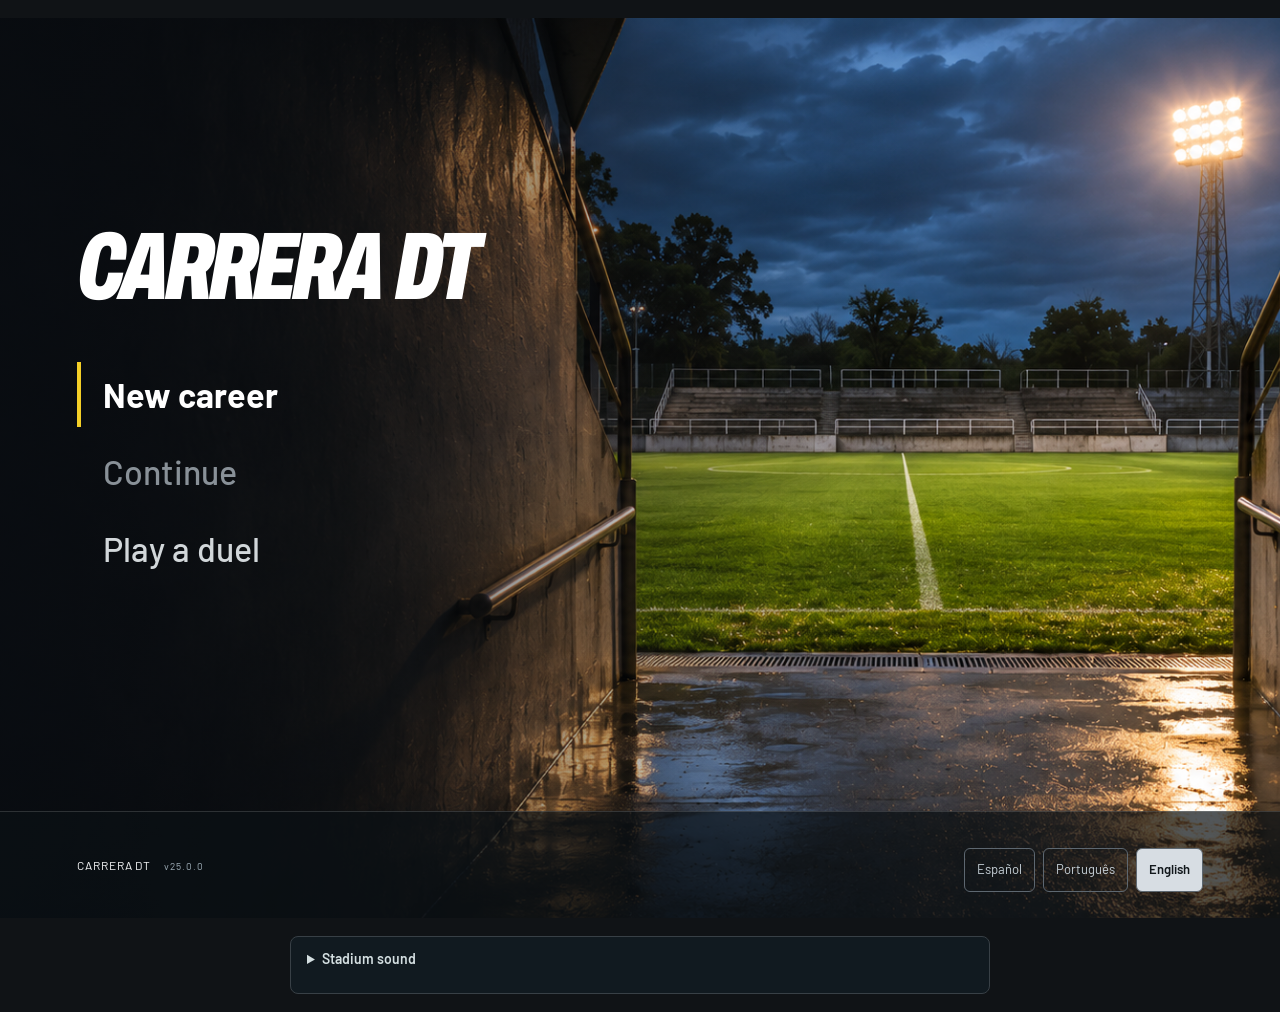
<file: index.html>
<!DOCTYPE html>
<html lang="es">
<head>
<meta charset="utf-8">
<meta name="viewport" content="width=device-width, initial-scale=1, viewport-fit=cover">
<meta name="theme-color" content="#101316">
<meta name="apple-mobile-web-app-capable" content="yes">
<meta name="mobile-web-app-capable" content="yes">
<meta name="apple-mobile-web-app-status-bar-style" content="black-translucent">
<meta name="apple-mobile-web-app-title" content="Carrera DT">
<link rel="manifest" href="manifest.webmanifest">
<link rel="apple-touch-icon" href="icons/icono-180.png">
<link rel="icon" type="image/png" href="icons/icono-192.png">
<title>Carrera de DT</title>
<link rel="preconnect" href="https://fonts.googleapis.com">
<link rel="preconnect" href="https://fonts.gstatic.com" crossorigin>
<link href="https://fonts.googleapis.com/css2?family=Archivo:wdth,wght@62..125,600..900&family=Barlow+Condensed:wght@600;700&family=Barlow:wght@400;500;600;700&display=swap" rel="stylesheet">

  <link rel="stylesheet" href="css/estilos.css?v=25.0.0">
  <link rel="stylesheet" href="css/direccion.css?v=25.0.0">
  <link rel="stylesheet" href="css/interiores.css?v=25.0.0">
  <link rel="stylesheet" href="css/cine.css?v=25.0.0">
  <link rel="stylesheet" href="css/v14.css?v=25.0.0">
  <link rel="stylesheet" href="css/edicion.css?v=25.0.0">
  <link rel="stylesheet" href="css/atmosfera.css?v=25.0.0">
  <link rel="stylesheet" href="css/v16.css?v=25.0.0">
</head>
<body>
<div id="app">
  <header id="cab" hidden></header>
  <main>
    <section id="s-portada" class="on"></section>
    <section id="s-duelo"></section>
    <section id="s-identidad"></section>
    <section id="s-idea"></section>
    <section id="s-ofertas"></section>
    <section id="s-plantel"></section>
    <section id="s-mercado"></section>
    <section id="s-persuasion"></section>
    <section id="s-ruleta"></section>
    <section id="s-decision"></section>
    <section id="s-planteo"></section>
    <section id="s-temporada"></section>
    <section id="s-partido"></section>
    <section id="s-resolucion"></section>
    <section id="s-club"></section>
    <section id="s-final"></section>
    <section id="s-prensa"></section>
    <section id="s-banco"></section>
  </main>
</div>
  <script src="js/tactica.js?v=25.0.0"></script>
  <script src="js/decisiones.js?v=25.0.0"></script>
  <script src="js/datos.js?v=25.0.0"></script>
  <script src="js/planteles.js?v=25.0.0"></script>
  <script src="js/i18n/core.js?v=25.0.0"></script>
  <script src="js/i18n/textos.js?v=25.0.0"></script>
  <script src="js/i18n/datos-i18n.js?v=25.0.0"></script>
  <script src="js/i18n/pool-pt.js?v=25.0.0"></script>
  <script src="js/i18n/pool-en.js?v=25.0.0"></script>
  <script src="js/i18n/pool-extra.js?v=25.0.0"></script>
  <script src="js/i18n/aplicar.js?v=25.0.0"></script>
  <script src="js/nucleo.js?v=25.0.0"></script>
  <script src="js/cancha.js?v=25.0.0"></script>
  <script src="js/ui.js?v=25.0.0"></script>
  <script src="js/club.js?v=25.0.0"></script>
  <script src="js/momentos.js?v=25.0.0"></script>
  <script src="js/zonas.js?v=25.0.0"></script>
  <script src="js/temporada.js?v=25.0.0"></script>
  <script src="js/seleccion.js?v=25.0.0"></script>
  <script src="js/idea.js?v=25.0.0"></script>
  <script src="js/vivo.js?v=25.0.0"></script>
  <script src="js/vestuario.js?v=25.0.0"></script>
  <script src="js/juego.js?v=25.0.0"></script>
  <script src="js/ciclo.js?v=25.0.0"></script>
  <script src="js/comunicacion.js?v=25.0.0"></script>
  <script src="js/direccion.js?v=25.0.0"></script>
  <script src="js/interiores.js?v=25.0.0"></script>
  <script src="js/cine.js?v=25.0.0"></script>
  <script src="js/recorrido.js?v=25.0.0"></script>
  <script src="js/charlas.js?v=25.0.0"></script>
  <script src="js/oficio.js?v=25.0.0"></script>
  <script src="js/ajustes.js?v=25.0.0"></script>
  <script src="js/v14.js?v=25.0.0"></script>
  <script src="js/v14b.js?v=25.0.0"></script>
  <script src="js/edicion.js?v=25.0.0"></script>
  <script src="js/atmosfera.js?v=25.0.0"></script>
  <script src="js/sonido.js?v=25.0.0"></script>
  <script src="js/v16.js?v=25.0.0"></script>
  <script src="js/v17.js?v=25.0.0"></script>
  <script src="js/v18.js?v=25.0.0"></script>
  <script src="js/v19.js?v=25.0.0"></script>
  <script src="js/v20.js?v=25.0.0"></script>
  <script src="js/v21.js?v=25.0.0"></script>
  <script src="js/v21b.js?v=25.0.0"></script>
  <script src="js/v22.js?v=25.0.0"></script>
  <script src="js/v23.js?v=25.0.0"></script>
  <script src="js/v23b.js?v=25.0.0"></script>
  <script src="js/v24.js?v=25.0.0"></script>
  <script src="js/v24b.js?v=25.0.0"></script>
  <script src="js/v25.js?v=25.0.0"></script>
  <script>setIdioma(idiomaGuardado());portada();</script>
  <script>if('serviceWorker' in navigator) addEventListener('load',()=>navigator.serviceWorker.register('sw.js', {updateViaCache:'none'}).catch(()=>{}));</script>
</body>
</html>
</file>
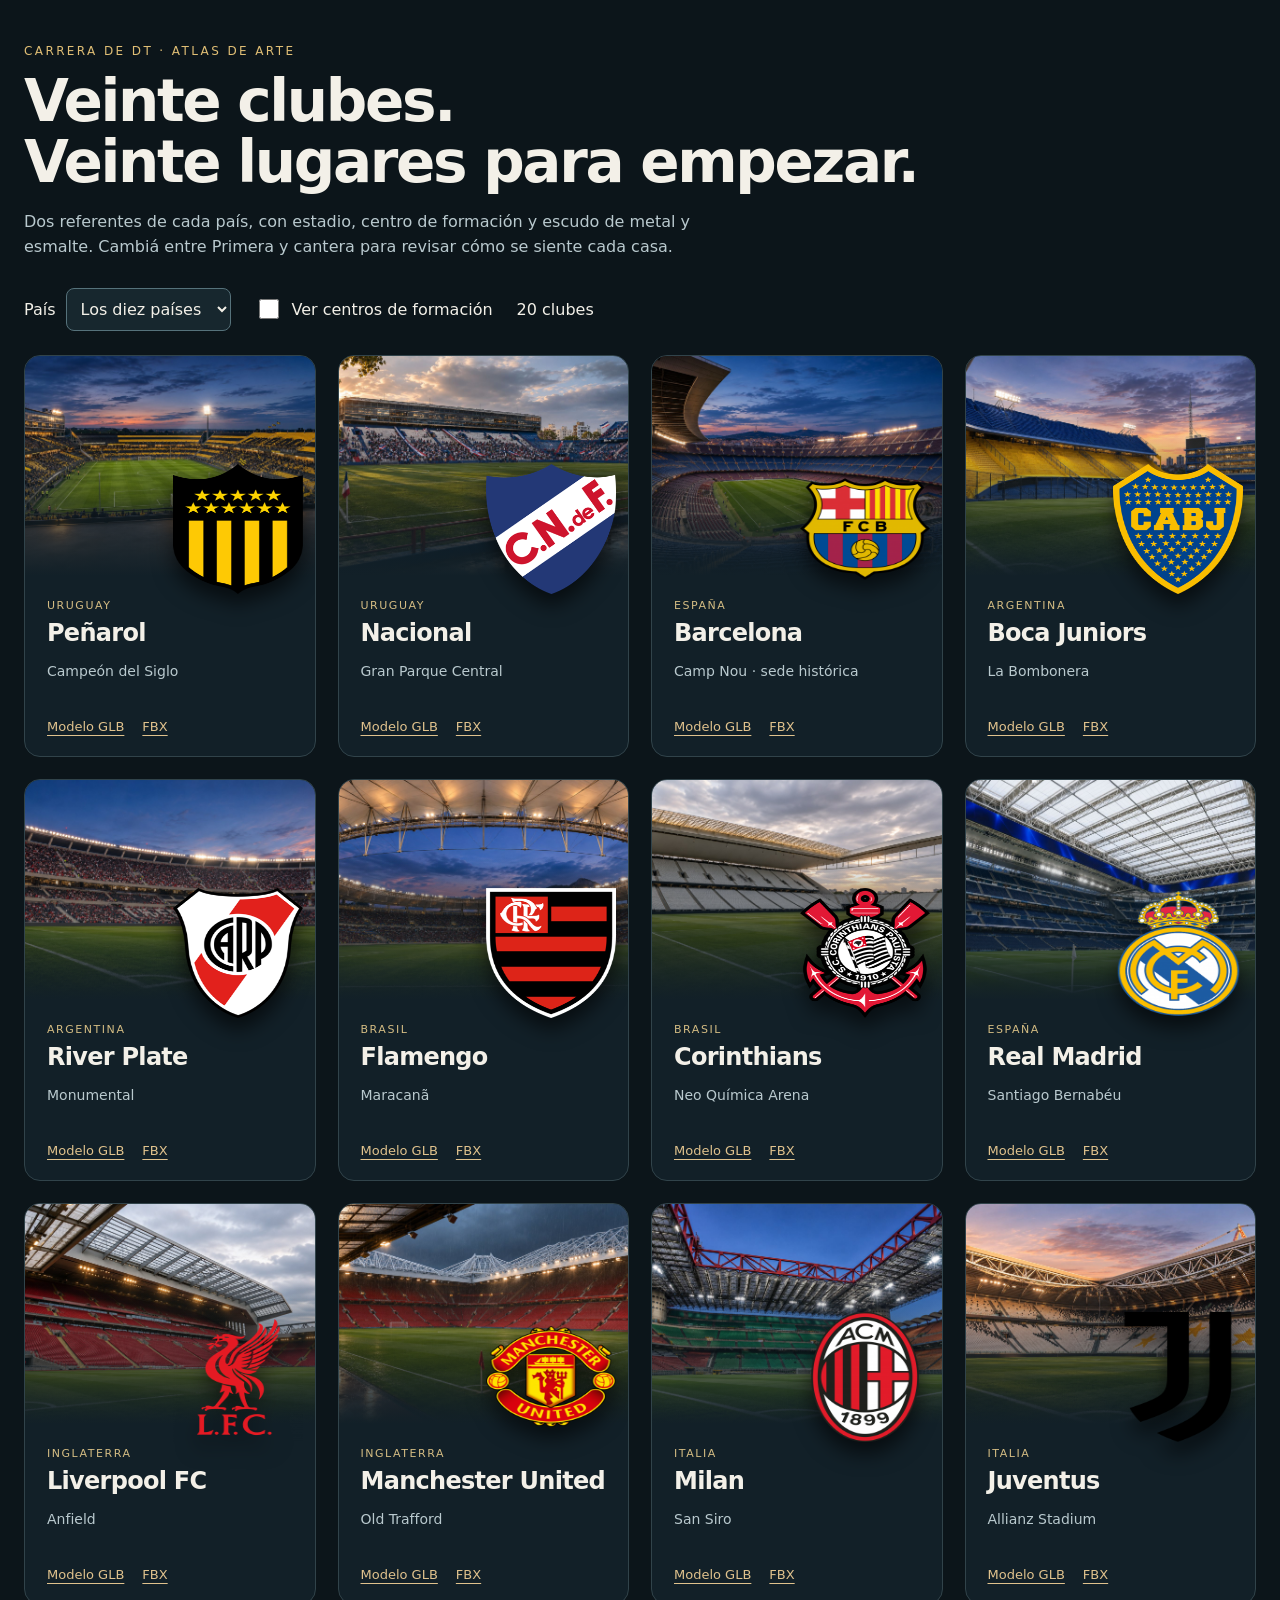
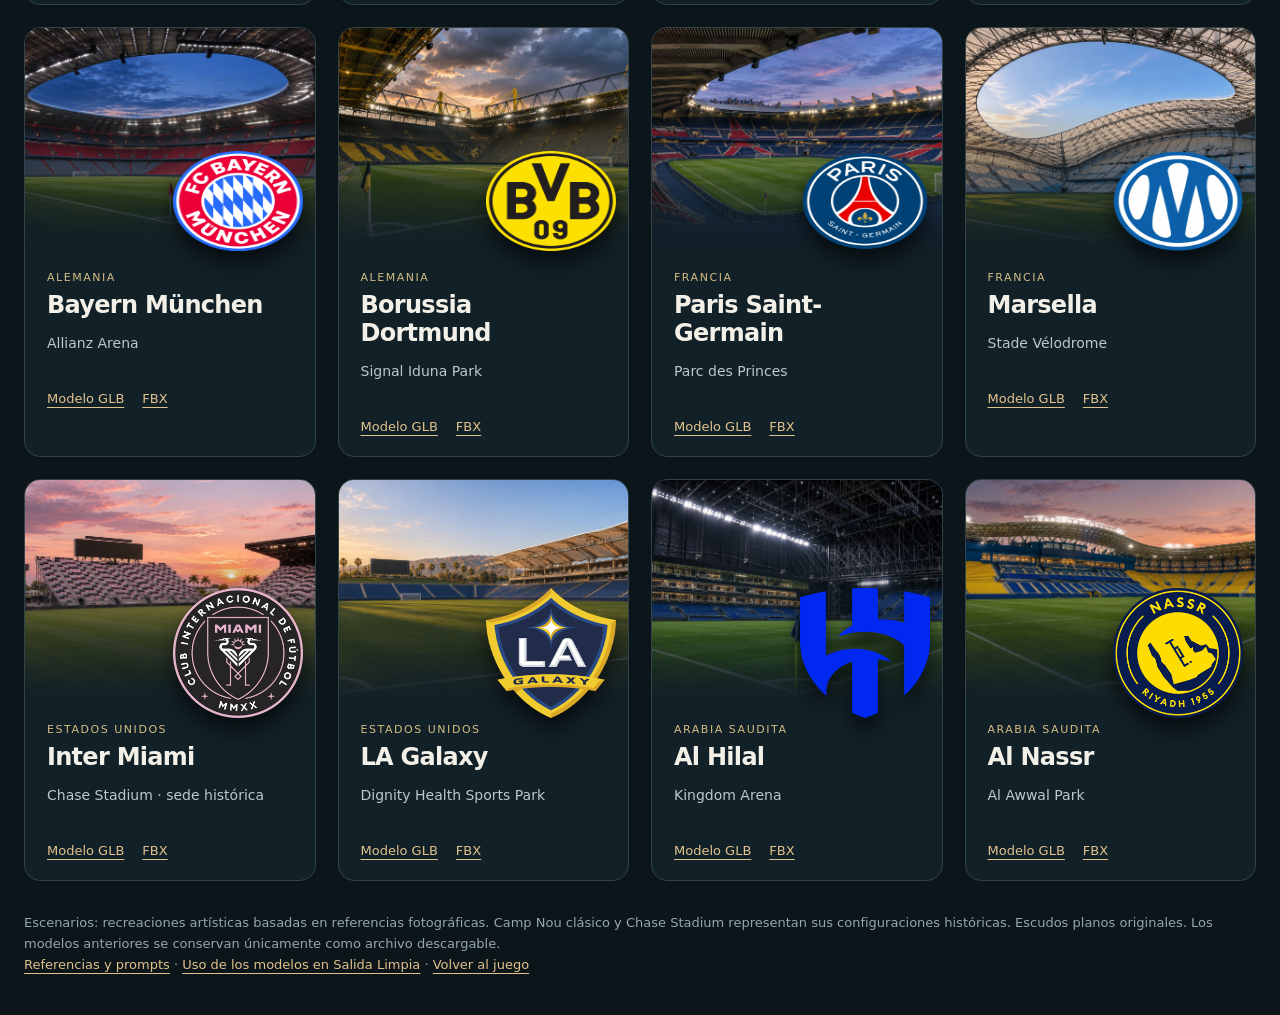
<file: herramientas/galeria-clubes.html>
<!doctype html>
<html lang="es"><head><meta charset="utf-8"><meta name="viewport" content="width=device-width,initial-scale=1"><title>Atlas de clubes — Carrera de DT</title>
<style>
*{box-sizing:border-box}body{margin:0;background:#0c151a;color:#f3f0e8;font:16px system-ui,sans-serif}main{max-width:1400px;margin:auto;padding:40px 24px}header{margin-bottom:28px}.eyebrow{font-size:12px;letter-spacing:.2em;color:#e0be75;text-transform:uppercase}h1{font-size:clamp(32px,6vw,58px);letter-spacing:-.04em;line-height:1.05;margin:12px 0}header p{max-width:720px;color:#b9c9ce;line-height:1.6}.controls{display:flex;gap:24px;align-items:center;flex-wrap:wrap;margin:24px 0}select,button{font:inherit;color:inherit;background:#17272e;border:1px solid #56727b;border-radius:8px;padding:10px}label{display:flex;gap:10px;align-items:center}input{accent-color:#dfbe77;width:20px;height:20px}.grid{display:grid;grid-template-columns:repeat(auto-fit,minmax(280px,1fr));gap:22px}article{border:1px solid #31434a;border-radius:16px;overflow:hidden;background:#122028}article[hidden]{display:none}.scene{height:220px;background-position:center;background-size:cover;position:relative}.scene::after{content:"";position:absolute;inset:0;background:linear-gradient(0deg,#122028,transparent 65%)}.crest{position:absolute;right:12px;bottom:-18px;z-index:1;filter:drop-shadow(0 12px 10px #0009)}.info{padding:18px 22px 22px}.info>span{color:#d4bc83;text-transform:uppercase;font-size:11px;letter-spacing:.14em}h2{font-size:24px;letter-spacing:-.03em;margin:6px 0}.place{color:#b9c9ce;min-height:44px;font-size:14px;line-height:1.5}.downloads{display:flex;gap:18px}a{color:#e0c28d;font-size:13px;text-underline-offset:4px}footer{margin-top:32px;color:#94a8af;font-size:13px;line-height:1.6}:focus-visible{outline:3px solid #e0be75;outline-offset:4px}
</style></head><body><main><header><span class="eyebrow">Carrera de DT · Atlas de arte</span><h1>Veinte clubes.<br>Veinte lugares para empezar.</h1><p>Dos referentes de cada país, con estadio, centro de formación y escudo de metal y esmalte. Cambiá entre Primera y cantera para revisar cómo se siente cada casa.</p></header>
<div class="controls"><label>País <select id="country"><option value="">Los diez países</option><option>Uruguay</option><option>Argentina</option><option>Brasil</option><option>España</option><option>Inglaterra</option><option>Italia</option><option>Alemania</option><option>Francia</option><option>Estados Unidos</option><option>Arabia Saudita</option></select></label><label><input type="checkbox" id="academy">Ver centros de formación</label><span id="count" aria-live="polite">20 clubes</span></div>
<div class="grid"><article data-country="Uruguay" data-stadium="Campeón del Siglo" data-academy="Ciudad Deportiva Néstor Gonçalves" data-base="../assets/v15.1/penarol" data-era=""><div class="scene" style="background-image:url('../assets/v15.1/penarol.jpg')"><img class="crest" src="../escudos/penarol.png" alt="" width="130" height="130"></div><div class="info"><span>Uruguay</span><h2>Peñarol</h2><p class="place">Campeón del Siglo</p><div class="downloads"><a href="../assets/escudos-3d/penarol.glb" download>Modelo GLB</a><a href="../assets/escudos-3d/penarol.fbx" download>FBX</a></div></div></article>
<article data-country="Uruguay" data-stadium="Gran Parque Central" data-academy="Los Céspedes" data-base="../assets/v15.1/nacional" data-era=""><div class="scene" style="background-image:url('../assets/v15.1/nacional.jpg')"><img class="crest" src="../escudos/nacional.png" alt="" width="130" height="130"></div><div class="info"><span>Uruguay</span><h2>Nacional</h2><p class="place">Gran Parque Central</p><div class="downloads"><a href="../assets/escudos-3d/nacional.glb" download>Modelo GLB</a><a href="../assets/escudos-3d/nacional.fbx" download>FBX</a></div></div></article>
<article data-country="España" data-stadium="Camp Nou" data-academy="Ciutat Esportiva Joan Gamper" data-base="../assets/v15.1/barcelona" data-era="clásico"><div class="scene" style="background-image:url('../assets/v15.1/barcelona.jpg')"><img class="crest" src="../escudos/barcelona.png" alt="" width="130" height="130"></div><div class="info"><span>España</span><h2>Barcelona</h2><p class="place">Camp Nou · sede histórica</p><div class="downloads"><a href="../assets/escudos-3d/barcelona.glb" download>Modelo GLB</a><a href="../assets/escudos-3d/barcelona.fbx" download>FBX</a></div></div></article>
<article data-country="Argentina" data-stadium="La Bombonera" data-academy="Boca Predio" data-base="../assets/v16.1/boca-juniors" data-era=""><div class="scene" style="background-image:url('../assets/v16.1/boca-juniors.jpg')"><img class="crest" src="../escudos/boca-juniors.png" alt="" width="130" height="130"></div><div class="info"><span>Argentina</span><h2>Boca Juniors</h2><p class="place">La Bombonera</p><div class="downloads"><a href="../assets/escudos-3d/boca-juniors.glb" download>Modelo GLB</a><a href="../assets/escudos-3d/boca-juniors.fbx" download>FBX</a></div></div></article>
<article data-country="Argentina" data-stadium="Monumental" data-academy="River Camp" data-base="../assets/v16.1/river-plate" data-era=""><div class="scene" style="background-image:url('../assets/v16.1/river-plate.jpg')"><img class="crest" src="../escudos/river-plate.png" alt="" width="130" height="130"></div><div class="info"><span>Argentina</span><h2>River Plate</h2><p class="place">Monumental</p><div class="downloads"><a href="../assets/escudos-3d/river-plate.glb" download>Modelo GLB</a><a href="../assets/escudos-3d/river-plate.fbx" download>FBX</a></div></div></article>
<article data-country="Brasil" data-stadium="Maracanã" data-academy="Ninho do Urubu" data-base="../assets/v16.1/flamengo" data-era=""><div class="scene" style="background-image:url('../assets/v16.1/flamengo.jpg')"><img class="crest" src="../escudos/flamengo.png" alt="" width="130" height="130"></div><div class="info"><span>Brasil</span><h2>Flamengo</h2><p class="place">Maracanã</p><div class="downloads"><a href="../assets/escudos-3d/flamengo.glb" download>Modelo GLB</a><a href="../assets/escudos-3d/flamengo.fbx" download>FBX</a></div></div></article>
<article data-country="Brasil" data-stadium="Neo Química Arena" data-academy="CT de Base · Parque Ecológico" data-base="../assets/v16.1/corinthians" data-era=""><div class="scene" style="background-image:url('../assets/v16.1/corinthians.jpg')"><img class="crest" src="../escudos/corinthians.png" alt="" width="130" height="130"></div><div class="info"><span>Brasil</span><h2>Corinthians</h2><p class="place">Neo Química Arena</p><div class="downloads"><a href="../assets/escudos-3d/corinthians.glb" download>Modelo GLB</a><a href="../assets/escudos-3d/corinthians.fbx" download>FBX</a></div></div></article>
<article data-country="España" data-stadium="Santiago Bernabéu" data-academy="Ciudad Real Madrid · Valdebebas" data-base="../assets/v16.1/real-madrid" data-era=""><div class="scene" style="background-image:url('../assets/v16.1/real-madrid.jpg')"><img class="crest" src="../escudos/real-madrid.png" alt="" width="130" height="130"></div><div class="info"><span>España</span><h2>Real Madrid</h2><p class="place">Santiago Bernabéu</p><div class="downloads"><a href="../assets/escudos-3d/real-madrid.glb" download>Modelo GLB</a><a href="../assets/escudos-3d/real-madrid.fbx" download>FBX</a></div></div></article>
<article data-country="Inglaterra" data-stadium="Anfield" data-academy="Kirkby · Campus de formación" data-base="../assets/v16.1/liverpool-fc" data-era=""><div class="scene" style="background-image:url('../assets/v16.1/liverpool-fc.jpg')"><img class="crest" src="../escudos/liverpool-fc.png" alt="" width="130" height="130"></div><div class="info"><span>Inglaterra</span><h2>Liverpool FC</h2><p class="place">Anfield</p><div class="downloads"><a href="../assets/escudos-3d/liverpool-fc.glb" download>Modelo GLB</a><a href="../assets/escudos-3d/liverpool-fc.fbx" download>FBX</a></div></div></article>
<article data-country="Inglaterra" data-stadium="Old Trafford" data-academy="Academia de Carrington" data-base="../assets/v16.1/manchester-united" data-era=""><div class="scene" style="background-image:url('../assets/v16.1/manchester-united.jpg')"><img class="crest" src="../escudos/manchester-united.png" alt="" width="130" height="130"></div><div class="info"><span>Inglaterra</span><h2>Manchester United</h2><p class="place">Old Trafford</p><div class="downloads"><a href="../assets/escudos-3d/manchester-united.glb" download>Modelo GLB</a><a href="../assets/escudos-3d/manchester-united.fbx" download>FBX</a></div></div></article>
<article data-country="Italia" data-stadium="San Siro" data-academy="Centro Sportivo Vismara" data-base="../assets/v16.1/milan" data-era=""><div class="scene" style="background-image:url('../assets/v16.1/milan.jpg')"><img class="crest" src="../escudos/milan.png" alt="" width="130" height="130"></div><div class="info"><span>Italia</span><h2>Milan</h2><p class="place">San Siro</p><div class="downloads"><a href="../assets/escudos-3d/milan.glb" download>Modelo GLB</a><a href="../assets/escudos-3d/milan.fbx" download>FBX</a></div></div></article>
<article data-country="Italia" data-stadium="Allianz Stadium" data-academy="Juventus Training Center · Vinovo" data-base="../assets/v16.1/juventus" data-era=""><div class="scene" style="background-image:url('../assets/v16.1/juventus.jpg')"><img class="crest" src="../escudos/juventus.png" alt="" width="130" height="130"></div><div class="info"><span>Italia</span><h2>Juventus</h2><p class="place">Allianz Stadium</p><div class="downloads"><a href="../assets/escudos-3d/juventus.glb" download>Modelo GLB</a><a href="../assets/escudos-3d/juventus.fbx" download>FBX</a></div></div></article>
<article data-country="Alemania" data-stadium="Allianz Arena" data-academy="FC Bayern Campus" data-base="../assets/v16.1/bayern-munchen" data-era=""><div class="scene" style="background-image:url('../assets/v16.1/bayern-munchen.jpg')"><img class="crest" src="../escudos/bayern-munchen.png" alt="" width="130" height="130"></div><div class="info"><span>Alemania</span><h2>Bayern München</h2><p class="place">Allianz Arena</p><div class="downloads"><a href="../assets/escudos-3d/bayern-munchen.glb" download>Modelo GLB</a><a href="../assets/escudos-3d/bayern-munchen.fbx" download>FBX</a></div></div></article>
<article data-country="Alemania" data-stadium="Signal Iduna Park" data-academy="Brackel · Hohenbuschei" data-base="../assets/v16.1/borussia-dortmund" data-era=""><div class="scene" style="background-image:url('../assets/v16.1/borussia-dortmund.jpg')"><img class="crest" src="../escudos/borussia-dortmund.png" alt="" width="130" height="130"></div><div class="info"><span>Alemania</span><h2>Borussia Dortmund</h2><p class="place">Signal Iduna Park</p><div class="downloads"><a href="../assets/escudos-3d/borussia-dortmund.glb" download>Modelo GLB</a><a href="../assets/escudos-3d/borussia-dortmund.fbx" download>FBX</a></div></div></article>
<article data-country="Francia" data-stadium="Parc des Princes" data-academy="Campus PSG · Poissy" data-base="../assets/v16.1/paris-saint-germain" data-era=""><div class="scene" style="background-image:url('../assets/v16.1/paris-saint-germain.jpg')"><img class="crest" src="../escudos/paris-saint-germain.png" alt="" width="130" height="130"></div><div class="info"><span>Francia</span><h2>Paris Saint-Germain</h2><p class="place">Parc des Princes</p><div class="downloads"><a href="../assets/escudos-3d/paris-saint-germain.glb" download>Modelo GLB</a><a href="../assets/escudos-3d/paris-saint-germain.fbx" download>FBX</a></div></div></article>
<article data-country="Francia" data-stadium="Stade Vélodrome" data-academy="La Commanderie · Robert Louis-Dreyfus" data-base="../assets/v16.1/marsella" data-era=""><div class="scene" style="background-image:url('../assets/v16.1/marsella.jpg')"><img class="crest" src="../escudos/marsella.png" alt="" width="130" height="130"></div><div class="info"><span>Francia</span><h2>Marsella</h2><p class="place">Stade Vélodrome</p><div class="downloads"><a href="../assets/escudos-3d/marsella.glb" download>Modelo GLB</a><a href="../assets/escudos-3d/marsella.fbx" download>FBX</a></div></div></article>
<article data-country="Estados Unidos" data-stadium="Chase Stadium" data-academy="Florida Blue Training Center" data-base="../assets/v16.1/inter-miami" data-era="Fort Lauderdale"><div class="scene" style="background-image:url('../assets/v16.1/inter-miami.jpg')"><img class="crest" src="../escudos/inter-miami.png" alt="" width="130" height="130"></div><div class="info"><span>Estados Unidos</span><h2>Inter Miami</h2><p class="place">Chase Stadium · sede histórica</p><div class="downloads"><a href="../assets/escudos-3d/inter-miami.glb" download>Modelo GLB</a><a href="../assets/escudos-3d/inter-miami.fbx" download>FBX</a></div></div></article>
<article data-country="Estados Unidos" data-stadium="Dignity Health Sports Park" data-academy="Academia LA Galaxy · Carson" data-base="../assets/v16.1/la-galaxy" data-era=""><div class="scene" style="background-image:url('../assets/v16.1/la-galaxy.jpg')"><img class="crest" src="../escudos/la-galaxy.png" alt="" width="130" height="130"></div><div class="info"><span>Estados Unidos</span><h2>LA Galaxy</h2><p class="place">Dignity Health Sports Park</p><div class="downloads"><a href="../assets/escudos-3d/la-galaxy.glb" download>Modelo GLB</a><a href="../assets/escudos-3d/la-galaxy.fbx" download>FBX</a></div></div></article>
<article data-country="Arabia Saudita" data-stadium="Kingdom Arena" data-academy="Academia Al Hilal · Al Qirawan" data-base="../assets/v16.1/al-hilal" data-era=""><div class="scene" style="background-image:url('../assets/v16.1/al-hilal.jpg')"><img class="crest" src="../escudos/al-hilal.png" alt="" width="130" height="130"></div><div class="info"><span>Arabia Saudita</span><h2>Al Hilal</h2><p class="place">Kingdom Arena</p><div class="downloads"><a href="../assets/escudos-3d/al-hilal.glb" download>Modelo GLB</a><a href="../assets/escudos-3d/al-hilal.fbx" download>FBX</a></div></div></article>
<article data-country="Arabia Saudita" data-stadium="Al Awwal Park" data-academy="Prince Abdulrahman bin Saud" data-base="../assets/v16.1/al-nassr" data-era=""><div class="scene" style="background-image:url('../assets/v16.1/al-nassr.jpg')"><img class="crest" src="../escudos/al-nassr.png" alt="" width="130" height="130"></div><div class="info"><span>Arabia Saudita</span><h2>Al Nassr</h2><p class="place">Al Awwal Park</p><div class="downloads"><a href="../assets/escudos-3d/al-nassr.glb" download>Modelo GLB</a><a href="../assets/escudos-3d/al-nassr.fbx" download>FBX</a></div></div></article></div>
<footer>Escenarios: recreaciones artísticas basadas en referencias fotográficas. Camp Nou clásico y Chase Stadium representan sus configuraciones históricas. Escudos planos originales. Los modelos anteriores se conservan únicamente como archivo descargable.<br><a href="../assets/v16.1/PROMPTS.md">Referencias y prompts</a> · <a href="../assets/escudos-3d/README.md">Uso de los modelos en Salida Limpia</a> · <a href="../index.html">Volver al juego</a></footer>
</main><script>
function update(){const country=document.getElementById('country').value,academy=document.getElementById('academy').checked;let count=0;document.querySelectorAll('article').forEach(card=>{card.hidden=!!country&&card.dataset.country!==country;if(!card.hidden)count++;card.querySelector('.scene').style.backgroundImage="url('"+card.dataset.base+(academy?'-cantera':'')+".jpg')";card.querySelector('.place').textContent=(academy?card.dataset.academy:card.dataset.stadium)+(!academy&&card.dataset.era?' · sede histórica':'')});document.getElementById('count').textContent=count+' clubes'}
document.getElementById('country').addEventListener('change',update);document.getElementById('academy').addEventListener('change',update);
</script></body></html>
</file>
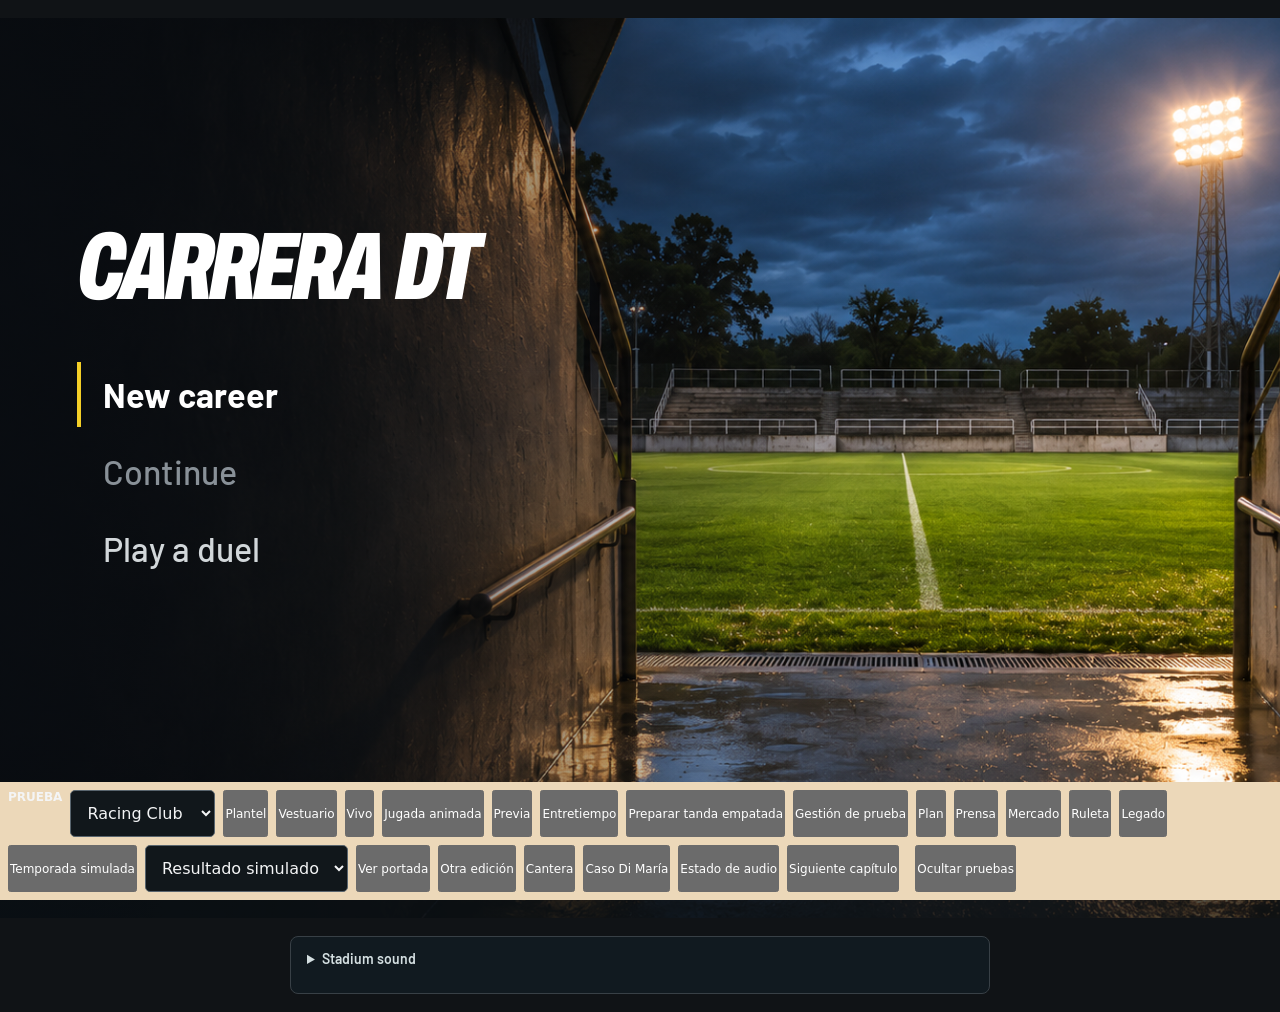
<file: herramientas/playtest.html>
<!DOCTYPE html>
<html lang="es">
<head><base href="../">
<meta charset="utf-8">
<meta name="viewport" content="width=device-width, initial-scale=1, viewport-fit=cover">
<meta name="theme-color" content="#101316">
<meta name="apple-mobile-web-app-capable" content="yes">
<meta name="mobile-web-app-capable" content="yes">
<meta name="apple-mobile-web-app-status-bar-style" content="black-translucent">
<meta name="apple-mobile-web-app-title" content="Carrera DT">
<link rel="manifest" href="manifest.webmanifest">
<link rel="apple-touch-icon" href="icons/icono-180.png">
<link rel="icon" type="image/png" href="icons/icono-192.png">
<title>Carrera de DT</title>
<link rel="preconnect" href="https://fonts.googleapis.com">
<link rel="preconnect" href="https://fonts.gstatic.com" crossorigin>
<link href="https://fonts.googleapis.com/css2?family=Archivo:wdth,wght@62..125,600..900&family=Barlow+Condensed:wght@600;700&family=Barlow:wght@400;500;600;700&display=swap" rel="stylesheet">

  <link rel="stylesheet" href="css/estilos.css?v=25.0.0">
  <link rel="stylesheet" href="css/direccion.css?v=25.0.0">
  <link rel="stylesheet" href="css/interiores.css?v=25.0.0">
  <link rel="stylesheet" href="css/cine.css?v=25.0.0">
  <link rel="stylesheet" href="css/v14.css?v=25.0.0">
  <link rel="stylesheet" href="css/edicion.css?v=25.0.0">
  <link rel="stylesheet" href="css/atmosfera.css?v=25.0.0">
  <link rel="stylesheet" href="css/v16.css?v=25.0.0">
</head>
<body>
<div id="app">
  <header id="cab" hidden></header>
  <main>
    <section id="s-portada" class="on"></section>
    <section id="s-duelo"></section>
    <section id="s-identidad"></section>
    <section id="s-idea"></section>
    <section id="s-ofertas"></section>
    <section id="s-plantel"></section>
    <section id="s-mercado"></section>
    <section id="s-persuasion"></section>
    <section id="s-ruleta"></section>
    <section id="s-decision"></section>
    <section id="s-planteo"></section>
    <section id="s-temporada"></section>
    <section id="s-partido"></section>
    <section id="s-resolucion"></section>
    <section id="s-club"></section>
    <section id="s-final"></section>
    <section id="s-prensa"></section>
    <section id="s-banco"></section>
  </main>
</div>
  <script src="js/tactica.js?v=25.0.0"></script>
  <script src="js/decisiones.js?v=25.0.0"></script>
  <script src="js/datos.js?v=25.0.0"></script>
  <script src="js/planteles.js?v=25.0.0"></script>
  <script src="js/i18n/core.js?v=25.0.0"></script>
  <script src="js/i18n/textos.js?v=25.0.0"></script>
  <script src="js/i18n/datos-i18n.js?v=25.0.0"></script>
  <script src="js/i18n/pool-pt.js?v=25.0.0"></script>
  <script src="js/i18n/pool-en.js?v=25.0.0"></script>
  <script src="js/i18n/pool-extra.js?v=25.0.0"></script>
  <script src="js/i18n/aplicar.js?v=25.0.0"></script>
  <script src="js/nucleo.js?v=25.0.0"></script>
  <script src="js/cancha.js?v=25.0.0"></script>
  <script src="js/ui.js?v=25.0.0"></script>
  <script src="js/club.js?v=25.0.0"></script>
  <script src="js/momentos.js?v=25.0.0"></script>
  <script src="js/zonas.js?v=25.0.0"></script>
  <script src="js/temporada.js?v=25.0.0"></script>
  <script src="js/seleccion.js?v=25.0.0"></script>
  <script src="js/idea.js?v=25.0.0"></script>
  <script src="js/vivo.js?v=25.0.0"></script>
  <script src="js/vestuario.js?v=25.0.0"></script>
  <script src="js/juego.js?v=25.0.0"></script>
  <script src="js/ciclo.js?v=25.0.0"></script>
  <script src="js/comunicacion.js?v=25.0.0"></script>
  <script src="js/direccion.js?v=25.0.0"></script>
  <script src="js/interiores.js?v=25.0.0"></script>
  <script src="js/cine.js?v=25.0.0"></script>
  <script src="js/recorrido.js?v=25.0.0"></script>
  <script src="js/charlas.js?v=25.0.0"></script>
  <script src="js/oficio.js?v=25.0.0"></script>
  <script src="js/ajustes.js?v=25.0.0"></script>
  <script src="js/v14.js?v=25.0.0"></script>
  <script src="js/v14b.js?v=25.0.0"></script>
  <script src="js/edicion.js?v=25.0.0"></script>
  <script src="js/atmosfera.js?v=25.0.0"></script>
  <script src="js/sonido.js?v=25.0.0"></script>
  <script src="js/v16.js?v=25.0.0"></script>
  <script src="js/v17.js?v=25.0.0"></script>
  <script src="js/v18.js?v=25.0.0"></script>
  <script src="js/v19.js?v=25.0.0"></script>
  <script src="js/v20.js?v=25.0.0"></script>
  <script src="js/v21.js?v=25.0.0"></script>
  <script src="js/v21b.js?v=25.0.0"></script>
  <script src="js/v22.js?v=25.0.0"></script>
  <script src="js/v23.js?v=25.0.0"></script>
  <script src="js/v23b.js?v=25.0.0"></script>
  <script src="js/v24.js?v=25.0.0"></script>
  <script src="js/v24b.js?v=25.0.0"></script>
  <script src="js/v25.js?v=25.0.0"></script>
  <script>setIdioma(idiomaGuardado());portada();</script>
  <script>if('serviceWorker' in navigator) addEventListener('load',()=>navigator.serviceWorker.register('sw.js', {updateViaCache:'none'}).catch(()=>{}));</script>
<aside style="padding:8px;background:#ecd8b9;position:fixed;bottom:0;left:0;right:0;z-index:100;font:12px system-ui;display:flex;gap:8px;flex-wrap:wrap"><b>PRUEBA</b><select id="qa-club" aria-label="Club de prueba"><option>Racing Club</option><option>Peñarol</option><option>Nacional</option><option>River Plate</option><option>Boca Juniors</option><option>Corinthians</option><option>Real Madrid</option><option>Progreso</option></select><button onclick="plantelDePrueba()">Plantel</button><button onclick="vestuarioDePrueba()">Vestuario</button><button onclick="vivoDePrueba()">Vivo</button><button onclick="jugadaDePrueba()">Jugada animada</button><button onclick="previaPicardiaDePrueba()">Previa</button><button onclick="entretiempoDePrueba()">Entretiempo</button><button onclick="tandaDePrueba()">Preparar tanda empatada</button><button onclick="gestionDePrueba()">Gestión de prueba</button><button onclick="planDePrueba()">Plan</button><button onclick="prensaDePrueba()">Prensa</button><button onclick="mercadoDePrueba()">Mercado</button><button onclick="ruletaDePrueba()">Ruleta</button><button onclick="legadoDePrueba()">Legado</button><button onclick="reporteSimuladoDePrueba()">Temporada simulada</button><select id="qa-portada" aria-label="Caso de portada"><option value="real">Resultado simulado</option><option value="campeon">Campeón</option><option value="revelacion">Revelación</option><option value="grande">Grande en 4º</option><option value="crisis">Último</option></select><button onclick="portadaDePrueba()">Ver portada</button><button onclick="S.temporada++;pintarReporte()">Otra edición</button><button onclick="canteraDePrueba()">Cantera</button><button onclick="diMariaDePrueba()">Caso Di María</button><button onclick="audioDePrueba()">Estado de audio</button><button onclick="proximaDePrueba()">Siguiente capítulo</button><output id="qa-audio"></output><button onclick="this.parentElement.style.display='none'">Ocultar pruebas</button></aside>
<script>
function tandaDePrueba(){
 S=nuevo();tmp={};S.rng=mul32(hashS('tanda-v10'));S.nombre='Prueba';S.arq=ARQ[0];S.edadInicio=60;
 S.club=CLUBES.find(c=>c.n===document.getElementById('qa-club').value)||CLUBES.find(c=>c.n==='Peñarol');S.formacion='4-3-3';S.sistemaPref='4-3-3';S.estilo='Posesion';S.modelo=modeloDeEstilo(S.estilo);S.modeloPref=copiaModelo(S.modelo);S.plan=planDelModelo(S.modelo);S.auto=30;S.temporadasTotal=6;
 S.plantel=generarPlantel(nivelBaseDe(S.club.niv,3),3,null,S.club.p,S.club.n);prepararIdentidadDT();
 const rival=CLUBES.find(c=>c.p===S.club.p&&c.n!==S.club.n),rv=equipoRival(rival,3),yo=miEquipo(rv);
 tmp.vivo={info:{rival:rv,soyA:true,neutral:true,knock:true,titulo:'Partido de prueba'},A:yo,B:rv,marc:[0,0],ev:[],enf:{rival:rv.club.n,cargar:[],cerrar:[]},p1:{Fa:70,Fb:70},p2:{Fa:70,Fb:70},rapido:true,zonasA:Array(19).fill(0),zonasB:Array(19).fill(0)};
 $('#s-partido').innerHTML='<div id="vvPanel"></div>';ir('partido');abrirPenales();
}
function gestionDePrueba(){tandaDePrueba();armarTemporada();tmp={feed:[],vel:10,posPrev:{},tabla:S.temp.ac?'tabA':'tab'};abrirGestionTk();}
function plantelDePrueba(){tandaDePrueba();tmp={};verPlantel();}
function vestuarioDePrueba(){tandaDePrueba();tmp.vivo.an0=miEquipo(tmp.vivo.info.rival).an;abrirArenga();}
function entretiempoDePrueba(){
 tandaDePrueba();const V=tmp.vivo;V.cols=coloresDuelo(S.club,V.info.rival.club);V.min=45;V.p1=jugarMitad(V.A,V.B,true,1,45);V.ev=V.p1.ev;V.marc=[V.ev.filter(e=>e.t==='gol'&&e.l==='a').length,V.ev.filter(e=>e.t==='gol'&&e.l==='b').length];pintarVivo();entretiempo();
}
function planDePrueba(){plantelDePrueba();irPlanteo();}
function prensaDePrueba(){if(!S.club)tandaDePrueba();abrirConferencia();}
function vivoDePrueba(){vestuarioDePrueba();tmp.vivo.rapido=false;salirDeArenga(true);pausarVivoInterior(document.querySelector('.controles-banco button[aria-pressed]'));}
function previaPicardiaDePrueba(){plantelDePrueba();armarTemporada();const j=S.temp.jornadas.findIndex(x=>x.t!=='copa'&&x.partidos?.some(p=>p.a===0||p.b===0));S.temp.j=j;const jor=S.temp.jornadas[j],p=jor.partidos.find(x=>x.a===0||x.b===0),info={tipo:'clasico',rival:S.temp.equipos[p.a===0?p.b:p.a],soyA:p.a===0,neutral:false,knock:false,titulo:'Partido de prueba · jornada real'};abrirPrevia(jor,info);}
function mercadoDePrueba(){plantelDePrueba();S.division=3;S.presupuesto=70;abrirMercado();}
function ruletaDePrueba(){plantelDePrueba();abrirRuleta();}
function legadoDePrueba(){plantelDePrueba();S.puntos=24;S.temporada=3;S.anosDirigiendo=2;S.titulos=[{tipo:'liga',comp:'Campeonato de prueba',club:S.club.n,t:2,div:3}];S.hist=[{t:1,club:S.club.n,comp:'Liga de prueba',f:'4-3-3',pos:'3º',pts:6},{t:2,club:S.club.n,comp:'Liga de prueba',f:'4-3-3',pos:'1º',pts:10,tit:['liga']}];final();}

function jugadaDePrueba(){tandaDePrueba();tmp.vivo.pausa=false;tmp.vivo.min=25;pintarVivo();ir('partido');const e={m:25,t:'gol',l:soyLado(),pat:'tercer',nom:'Prueba',txt:'Gol de prueba'};animarJugada(e,()=>{tmp.vivo.marc[0]++;document.getElementById('vvM').textContent=tmp.vivo.marc.join(' – ');celebrarGol(e);document.getElementById('vvMin').textContent='Prueba completada';});}
function canteraDePrueba(){plantelDePrueba();const j=nuevoJugador('ATA',66,2,18,S.club.p);prepJug(j);S.plantel.push(j);registrarCanterano(j,2,3,1);j.canteraDT.nivel=j.rt-3;j.canteraDT.campanas[1]={pj:7,g:2,nivel:j.rt-1};S.temporada=2;verPlantel();}
function diMariaDePrueba(){
 document.getElementById('qa-club').value='Boca Juniors';plantelDePrueba();
 const central=CLUBES.find(c=>c.n==='Rosario Central'),e=equipoRival(central,3),base=realesDeClub(central.n,'ATA').find(j=>claveJugadorReal(j.nom)==='angel di maria');
 S.temp={equipos:[e]};S.presupuesto=80;S.cartas=[{j:{...base,real:true,de:central.n,g:'ATA'},costo:30,estado:'libre',demora:800000}];pintarMercado();ir('mercado');
 const nota=document.createElement('p');nota.id='qa-pase';nota.textContent='Estado inicial: '+clubDeJugadorReal('angel di maria');document.querySelector('#s-mercado').append(nota);
}
function audioDePrueba(){if(S.club?.n==='Boca Juniors'&&S.pasesReales?.['angel di maria']){document.getElementById('qa-audio').textContent='Di María: '+clubDeJugadorReal('angel di maria')+' · en Central: '+S.temp.equipos[0].once.some(o=>claveJugadorReal(o.jug.nom)==='angel di maria');return;}document.getElementById('qa-audio').textContent=JSON.stringify({contexto:_ctxAudio?.state,ambiente:!!sonidoEstado.amb,efectos:sonidoEstado.fuentes.size,cantos:sonidoEstado.buffers.cantos?.duration,gol:sonidoEstado.buffers.gol?.duration,inicio:sonidoEstado.buffers.gol?inicioFestejo(sonidoEstado.buffers.gol):null,fallo:sonidoEstado.fallo});}
function proximaDePrueba(){reporteSimuladoDePrueba();S.temporada++;verPlantel();}
function reporteSimuladoDePrueba(){
 plantelDePrueba();armarTemporada();
 for(S.temp.j=0;S.temp.j<S.temp.jornadas.length;S.temp.j++)jugarJornada(S.temp.jornadas[S.temp.j]);
 finTemporada();
}
function portadaDePrueba(){
 const tipo=document.getElementById('qa-portada').value;
 if(tipo==='revelacion')document.getElementById('qa-club').value='Progreso';
 reporteSimuladoDePrueba();if(tipo==='real')return;
 S.club=Object.assign({},S.club);S.division=3;const c=S.calc;c.titulos=[];c.copaGano=false;c.ultimo=false;c.pos=4;c.exp=8;c.equipos=12;c.rel=4;
 if(tipo==='campeon'){c.pos=1;c.exp=2;c.titulos=[{comp:'Liga de prueba',tipo:'liga'}];c.rel=1;}
 if(tipo==='revelacion'){S.club={...CLUBES.find(c=>c.n==='Progreso')};}
 if(tipo==='grande'){S.club.niv=5;c.exp=2;c.rel=-2;}
 if(tipo==='crisis'){c.pos=12;c.exp=4;c.rel=-8;c.ultimo=true;}
 c.presionClub=presionCierreClub(c);
 // Casos visuales sintéticos: mantener coherentes también sus indicadores.
 c.dDir=(tipo==='crisis'?-15:tipo==='grande'?-4:8)+c.presionClub.dir;
 c.dHin=(tipo==='crisis'?-18:tipo==='grande'?-5:10)+c.presionClub.hin;
 S.vars.dir=clamp(c.antes.dir+c.dDir,0,100);S.vars.hin=clamp(c.antes.hin+c.dHin,0,100);
 pintarReporte();
}

</script></body>
</html>
</file>
<file: css/estilos.css>
:root{
  --fondo:#070D0A; --panel:#0C1611; --panel2:#132219; --borde:#22332A;
  --texto:#EEF2EC; --tenue:#8FA396;
  --verde:#A6F03C; --verde-osc:#5E9A1E; --cesped:#11281B; --cesped2:#0D1F15;
  --rojo:#F05A4A; --ambar:#F2B33D; --azul:#6FA8DC;
  --disp:"Archivo","Barlow Condensed",sans-serif;
  --cond:"Barlow Condensed",sans-serif;
}
*{box-sizing:border-box;margin:0;padding:0}
body{
  background:var(--fondo);color:var(--texto);
  font-family:"Barlow",system-ui,sans-serif;font-size:15px;line-height:1.5;
  display:flex;justify-content:center;
}
#app{width:100%;max-width:760px;min-height:100vh;background:var(--fondo);padding-bottom:calc(70px + env(safe-area-inset-bottom));padding-left:env(safe-area-inset-left);padding-right:env(safe-area-inset-right)}
html,body{background:var(--fondo)}
body{-webkit-tap-highlight-color:transparent;overscroll-behavior-y:none}
.disp{font-family:var(--disp);font-weight:900;font-stretch:62%;line-height:.95}

header{background:var(--panel);border-bottom:1px solid var(--borde);padding:calc(12px + env(safe-area-inset-top)) 18px 12px;position:sticky;top:0;z-index:10}
.hrow{display:flex;align-items:center;gap:12px}
.hrow .escudo{flex:0 0 auto}
.hinfo b{font-family:var(--disp);font-weight:900;font-stretch:62%;font-size:22px;display:block;line-height:1}
.hinfo span{font-size:12px;color:var(--tenue)}
.hstats{display:flex;gap:10px;margin-top:8px}
.hstat{flex:1;min-width:0}
.hstat b{font-family:var(--disp);font-weight:900;font-stretch:62%;font-size:19px;display:block;line-height:1}
.hstat span{font-size:10px;color:var(--tenue);letter-spacing:.02em;display:block}
.hbar{height:4px;background:#050A07;border-radius:2px;overflow:hidden;margin-top:3px}
.hbar i{display:block;height:100%;transition:width .4s}

main{padding:18px}
section{display:none}section.on{display:block}
h2.disp{font-size:40px;margin-bottom:6px;text-transform:uppercase;letter-spacing:-.005em}
h3.disp{font-size:20px;margin:22px 0 8px;color:var(--texto);text-transform:uppercase;letter-spacing:.01em}
p{margin-bottom:10px;max-width:60ch}
.mini{font-size:13px;color:var(--tenue)}

.btn{font:900 17px var(--disp);font-stretch:62%;text-transform:uppercase;letter-spacing:.03em;background:var(--verde);color:#0A1A0C;border:0;padding:14px 24px;border-radius:8px;cursor:pointer;box-shadow:0 4px 0 var(--verde-osc)}
.btn:active{transform:translateY(2px);box-shadow:0 2px 0 var(--verde-osc)}
.btn:hover{filter:brightness(1.12)}
.btn:focus-visible{outline:3px solid var(--ambar);outline-offset:2px}
.btn[disabled]{opacity:.35;cursor:not-allowed}
.btn.sec{background:transparent;color:var(--texto);border:1.5px solid #3A5143;box-shadow:none}
.btn.sec:hover{background:var(--panel2);filter:none}
.acciones{margin-top:18px;display:flex;gap:10px;flex-wrap:wrap}

.card{background:var(--panel);border:1.5px solid var(--borde);border-radius:4px;padding:14px;margin-bottom:10px;
  width:100%;text-align:left;color:var(--texto);font:inherit;cursor:pointer;display:block}
.card:hover,.card:focus-visible{border-color:var(--verde);outline:none}
.card.sel{border-color:var(--verde);background:var(--panel2);box-shadow:inset 3px 0 0 var(--verde)}
.card b{font-family:var(--disp);font-weight:900;font-stretch:62%;font-size:21px;display:block;line-height:1.05}
.card .sub{font-size:13px;color:var(--tenue);margin-top:3px}
.card .efecto{font-size:13px;color:var(--verde);margin-top:6px}
.card .costo{font-size:13px;color:var(--rojo);margin-top:2px}

/* escudos */
.escudo{display:inline-block;vertical-align:middle}

/* canchita */
.cancha{width:100%;border-radius:5px;display:block;background:var(--cesped)}
.pos-chip{font-family:var(--disp);font-weight:900;font-stretch:62%}

/* barras de atributo */
.attrs{display:grid;grid-template-columns:1fr 1fr;gap:8px 16px;margin:12px 0}
.attr{font-size:13px}
.attr .l{display:flex;justify-content:space-between}
.attr .l b{font-family:var(--disp);font-weight:900;font-stretch:62%;font-size:17px}
.attr .bar{height:6px;background:#050A07;border-radius:6px;overflow:hidden;margin-top:3px}
.attr .bar i{display:block;height:100%;background:var(--verde);transition:width .4s}
.attr .bar i.baja{background:var(--rojo)}
.attr .delta{color:var(--verde);font-weight:600}
.attr .delta.n{color:var(--rojo)}

/* comparativa por zonas */
.zonas{display:grid;grid-template-columns:1fr auto 1fr;gap:6px 12px;align-items:center;
  background:var(--panel);border:1px solid var(--borde);border-radius:4px;padding:12px;margin:12px 0}
.zonas .z{font-family:var(--disp);font-weight:900;font-stretch:62%;font-size:24px;text-align:center}
.zonas .lbl{font-size:12px;color:var(--tenue);text-align:center}
.zonas .gana{color:var(--verde)}
.comparar{display:grid;grid-template-columns:1fr 1fr;gap:14px}
.comparar .attrs{grid-template-columns:1fr}
.lbl-eq{font-size:12px;color:var(--tenue);font-weight:600;margin-bottom:2px}
@media(max-width:520px){.comparar{grid-template-columns:1fr}}
.zonas .pierde{color:var(--rojo)}

/* mercado */
.grid3{display:grid;grid-template-columns:repeat(auto-fit,minmax(180px,1fr));gap:10px}
.jug{background:var(--panel);border:1.5px solid var(--borde);border-radius:4px;padding:12px;position:relative;
  cursor:pointer;text-align:left;color:var(--texto);font:inherit}
.jug:hover:not([disabled]){border-color:var(--verde)}
.jug[disabled]{opacity:.4;cursor:not-allowed}
.jug .rt{font-family:var(--disp);font-weight:900;font-stretch:62%;font-size:32px;line-height:1;color:var(--verde)}
.jug .nm{font-weight:600;font-size:15px;margin:2px 0}
.jug .ps{font-size:12px;color:var(--tenue)}
.jug .imp{font-size:13px;margin-top:6px;padding-top:6px;border-top:1px solid var(--borde)}
.jug .sello{position:absolute;inset:0;display:flex;align-items:center;justify-content:center;border-radius:4px;
  background:rgba(20,28,25,.86);font-family:var(--disp);font-weight:900;font-stretch:62%;font-size:17px;color:var(--rojo)}
.reloj{height:6px;background:#050A07;border-radius:6px;overflow:hidden;margin:8px 0}
.reloj i{display:block;height:100%;background:var(--ambar);width:100%}

/* ruleta */
.ruleta-wrap{display:flex;flex-direction:column;align-items:center;gap:12px;margin:16px 0}
#ruleta{transition:transform 4.2s cubic-bezier(.17,.67,.2,1)}
.fichas{display:grid;grid-template-columns:repeat(auto-fit,minmax(130px,1fr));gap:8px;width:100%}
.ficha-btn{background:var(--panel);border:1.5px solid var(--borde);border-radius:4px;padding:9px;cursor:pointer;
  color:var(--texto);font:inherit;font-size:13px;text-align:left}
.ficha-btn.on{border-color:var(--ambar);background:var(--panel2)}
.ficha-btn[disabled]{opacity:.4;cursor:not-allowed}
.mini-btn{background:transparent;border:1px solid var(--borde);color:var(--tenue);
  font:inherit;font-size:11px;padding:3px 7px;border-radius:6px;cursor:pointer;white-space:nowrap}
.mini-btn:hover{border-color:var(--verde);color:var(--texto)}

/* situacion */
.ficha-sit{background:var(--panel);border-left:4px solid var(--azul);border-radius:0 4px 4px 0;padding:14px 16px;margin-bottom:14px}
.ficha-sit .cat{font-size:12px;color:var(--azul);font-weight:600;margin-bottom:5px}
.ficha-sit p{font-size:16px;margin:0;max-width:none}
.deltas{display:flex;gap:12px;flex-wrap:wrap;margin:10px 0}
.d{font-size:13px;font-weight:600}.d.p{color:var(--verde)}.d.n{color:var(--rojo)}.d.z{color:var(--tenue)}

/* resultado */
.resultado{text-align:center;padding:22px;border-radius:5px;background:var(--panel);border:2px solid var(--borde);margin:16px 0}
.resultado.bien{border-color:var(--verde)}
.resultado.mal{border-color:var(--rojo)}
.resultado b{font-family:var(--disp);font-weight:900;font-stretch:62%;font-size:38px;display:block;line-height:1}
.resultado .marc{font-family:var(--disp);font-weight:900;font-stretch:62%;font-size:52px;line-height:1;margin-bottom:6px}
.resultado span{font-size:14px;color:var(--tenue)}
.enfrenta{display:grid;grid-template-columns:1fr auto 1fr;gap:10px;align-items:center;margin-bottom:10px}
.enfrenta .eq{font-size:13px;line-height:1.3}
.enfrenta .eq .sis{color:var(--tenue);font-size:12px}
details{background:var(--panel);border:1px solid var(--borde);border-radius:4px;padding:10px 14px;margin:12px 0}
summary{cursor:pointer;font-weight:600;font-size:14px}
.ln{display:flex;justify-content:space-between;gap:12px;padding:6px 0;border-bottom:1px dotted var(--borde);font-size:14px}
.ln:last-child{border:0}
.ln b{font-family:var(--disp);font-weight:900;font-stretch:62%;font-size:17px}

table{width:100%;border-collapse:collapse;font-size:13px;margin:10px 0}
th{text-align:left;padding:6px 4px;border-bottom:1.5px solid var(--borde);font-size:11px;color:var(--tenue)}
td{padding:6px 4px;border-bottom:1px solid var(--borde)}

input[type=text]{font:inherit;font-size:16px;padding:11px 13px;background:var(--panel);border:1.5px solid var(--borde);
  color:var(--texto);border-radius:6px;width:100%;max-width:320px}
input[type=text]:focus-visible{outline:2px solid var(--ambar);outline-offset:1px}
label{display:block;font-size:13px;color:var(--tenue);margin-bottom:5px;font-weight:600}

.tarjeta{background:linear-gradient(160deg,#0C1611,#070D0A);border:1px solid var(--verde);border-radius:6px;padding:24px;margin:16px 0}
.tarjeta .nota{font-family:var(--disp);font-weight:900;font-stretch:62%;font-size:88px;line-height:.8;color:var(--verde)}
.tarjeta .apodo{font-family:var(--disp);font-weight:900;font-stretch:62%;font-size:34px;line-height:1;margin:8px 0 2px}
.fila{display:flex;justify-content:space-between;font-size:14px;padding:3px 0}
.tarjeta hr{border:0;border-top:1px solid var(--borde);margin:14px 0}
.tabla-pos td{vertical-align:middle}
.tabla-pos tr.yo{background:rgba(166,240,60,.14)}
.leyenda{display:flex;gap:18px;flex-wrap:wrap;font-size:12px;color:var(--tenue);margin-top:6px}
.leyenda .pt{display:inline-block;width:12px;height:12px;border-radius:50%;margin-right:6px;vertical-align:-1px}
.leyenda .pt.pro{background:var(--verde);border:2px solid #4C7A16}
.leyenda .pt.riv{background:var(--panel);border:2px solid var(--rojo)}
.tabla-pos tr.yo td{font-weight:600;color:var(--verde)}

@media(max-width:520px){
  h2.disp{font-size:34px}
  .attrs{grid-template-columns:1fr}
  .hstats{gap:10px}
}
@media(prefers-reduced-motion:reduce){*{transition:none!important;animation:none!important}}

.panel-plantel{background:var(--panel);border:1px solid var(--borde);border-radius:4px;
  padding:10px 14px;margin:12px 0}
.panel-plantel summary{cursor:pointer;font-weight:600;font-size:14px;color:var(--verde)}
.panel-plantel .pp-cuerpo{margin-top:10px}
.panel-plantel table{font-size:13px}

.recorrido{margin:10px 0}
.recorrido-svg{width:100%;height:auto;display:block}
.etiqueta-nueva{border:1.5px solid var(--ambar);border-radius:4px;padding:12px 14px;margin:12px 0;
  background:rgba(224,169,59,.08)}
.etiqueta-nueva b{font-family:var(--disp);font-weight:900;font-stretch:62%;font-size:19px;
  color:var(--ambar);display:block}
.etiqueta-nueva div{font-size:13px;color:var(--tenue);margin-top:3px}
.hetiq{font-size:11px;color:var(--ambar);font-weight:600}

.moraleja{border:1px solid var(--borde);border-left:4px solid var(--ambar);border-radius:0 4px 4px 0;
  padding:14px 16px;margin:14px 0;background:var(--panel)}
.moraleja .titular{font-family:var(--disp);font-weight:900;font-stretch:62%;font-size:21px;
  line-height:1.1;color:var(--texto)}
.moraleja .verdad{font-size:14px;color:var(--tenue);margin-top:8px}
.moraleja .verdad b{color:var(--ambar)}
.moraleja .cierre{font-size:13px;color:var(--tenue);margin-top:8px;font-style:italic;
  border-top:1px dotted var(--borde);padding-top:8px}

.plantel-grid{display:grid;grid-template-columns:1.4fr 1fr;gap:14px;align-items:start;margin:12px 0}
.banco{max-height:460px;overflow-y:auto;padding-right:4px}
.sup{display:grid;grid-template-columns:auto 1fr;gap:2px 10px;width:100%;text-align:left;
  background:var(--panel);border:1.5px solid var(--borde);border-radius:4px;padding:8px 10px;
  margin-bottom:6px;cursor:pointer;color:var(--texto);font:inherit}
.sup:hover{border-color:var(--verde)}
.sup.sel{border-color:var(--ambar);background:var(--panel2);box-shadow:inset 3px 0 0 var(--ambar)}
.sup-rt{grid-row:1/3;align-self:center;font-family:var(--disp);font-weight:900;font-stretch:62%;font-size:24px;color:var(--verde);line-height:1}
.sup-nom{font-size:13px;font-weight:600}
.sup-pos{font-size:11px;color:var(--tenue)}
@media(max-width:620px){.plantel-grid{grid-template-columns:1fr}.banco{max-height:none}}

.record-roto td{color:var(--ambar)}
.record-roto{background:rgba(224,169,59,.08)}

.codigo-caja{display:flex;gap:8px;flex-wrap:wrap;align-items:center;margin:8px 0}
.codigo-caja input{font-family:var(--disp);font-stretch:62%;font-size:26px;font-weight:800;
  letter-spacing:.18em;text-align:center;max-width:220px;color:var(--verde)}
.codigo-txt{font-family:var(--disp);font-weight:900;font-stretch:62%;
  letter-spacing:.12em;color:var(--verde)}

.codigo{font-family:"IBM Plex Mono",monospace;letter-spacing:.1em;color:var(--ambar);font-weight:500}

.tabla-duelo td,.tabla-duelo th{font-size:14px}
.tabla-duelo .centro{text-align:center;color:var(--tenue);font-size:12px}
.tabla-duelo th{font-family:var(--disp);font-weight:900;font-stretch:62%;font-size:17px;color:var(--texto)}
.gana-duelo{color:var(--verde);font-weight:600}

.tablero{background:var(--panel);border:1px solid var(--borde);border-radius:4px;padding:10px 14px;margin:10px 0}
.tablero summary{cursor:pointer;font-weight:600;font-size:14px;color:var(--ambar)}
.tab-cuerpo{margin-top:10px}
.tab-grid{display:grid;grid-template-columns:repeat(auto-fit,minmax(120px,1fr));gap:10px;margin-bottom:10px}
.tab-grid span{display:block;font-size:11px;color:var(--tenue)}
.tab-grid b{font-family:var(--disp);font-weight:900;font-stretch:62%;font-size:19px;line-height:1.1}
.tab-alertas{display:flex;flex-direction:column;gap:5px;margin-top:8px}
.alerta{font-size:13px;padding:6px 10px;border-radius:6px;background:rgba(224,169,59,.1);
  border-left:3px solid var(--ambar)}
.alerta.mal{background:rgba(217,84,63,.12);border-left-color:var(--rojo)}
.alerta.ok{background:rgba(166,240,60,.1);border-left-color:var(--verde)}

.idiomas{display:flex;gap:8px;flex-wrap:wrap;margin:14px 0 4px}
.lang{background:var(--panel);border:1.5px solid var(--borde);border-radius:6px;padding:7px 12px;
  color:var(--tenue);font:inherit;font-size:13px;cursor:pointer}
.lang:hover{border-color:var(--verde);color:var(--texto)}
.lang.on{border-color:var(--verde);color:var(--verde);font-weight:600}

/* =====================================================
   v6 — tema del club, identidad, idea, ofertas, momentos,
   ruleta de fichas, temporada minuto a minuto, reporte
   ===================================================== */
header{background:linear-gradient(90deg,var(--clubfondo,transparent),var(--clubfondo2,transparent)),var(--panel);
  border-top:4px solid var(--club1,var(--borde));box-shadow:inset 0 -2px 0 var(--club2,transparent)}
#app{background:radial-gradient(ellipse 120% 380px at 50% 0,var(--clubfondo2,transparent),transparent 70%),var(--fondo)}
.sel{font:inherit;font-size:15px;padding:11px;background:var(--panel);border:1.5px solid var(--borde);color:var(--texto);border-radius:6px;width:100%;max-width:320px}

/* quién sos */
.fila-id{display:grid;grid-template-columns:1fr 1fr;gap:14px;margin:12px 0}
@media(max-width:560px){.fila-id{grid-template-columns:1fr}}
.arq-tiles{display:grid;grid-template-columns:repeat(3,1fr);gap:8px}
.arq{background:var(--panel);border:1.5px solid var(--borde);border-radius:6px;padding:12px 10px;color:var(--texto);font:inherit;cursor:pointer;text-align:center;display:flex;flex-direction:column;gap:3px;align-items:center}
.arq:hover{border-color:var(--verde)}
.arq.sel{border-color:var(--verde);background:var(--panel2);box-shadow:inset 0 -3px 0 var(--verde)}
.arq-ico{font-size:26px;line-height:1}
.arq b{font-family:var(--disp);font-weight:900;font-stretch:62%;font-size:19px}
.arq span:last-child{font-size:12px;color:var(--tenue);line-height:1.3}
@media(max-width:480px){.arq-tiles{grid-template-columns:1fr}.arq{flex-direction:row;text-align:left;gap:10px}}
.mini-det{margin:8px 0;padding:8px 12px;font-size:13px}
.mini-det .efecto{color:var(--verde);margin-top:6px}.mini-det .costo{color:var(--rojo)}
.seg{display:grid;grid-template-columns:repeat(3,1fr);border:1.5px solid var(--borde);border-radius:6px;overflow:hidden}
.seg button{background:var(--panel);border:0;border-right:1px solid var(--borde);color:var(--texto);font:inherit;padding:10px;cursor:pointer;display:flex;flex-direction:column;align-items:center}
.seg button:last-child{border-right:0}
.seg button b{font-family:var(--disp);font-weight:900;font-stretch:62%;font-size:18px}
.seg button span{font-size:11px;color:var(--tenue)}
.seg button.on{background:var(--verde);color:#0A1A0C}.seg button.on span{color:#0A1A0C}

/* idea de juego */
.lbl-sel{font:700 12px var(--cond);letter-spacing:.14em;text-transform:uppercase;color:var(--tenue);margin:14px 0 6px}
.pills{display:flex;flex-wrap:wrap;gap:6px}
.pill{background:transparent;border:1.5px solid var(--borde);border-radius:999px;padding:7px 14px;color:#C9D4CC;font:700 16px var(--cond);letter-spacing:.03em;text-transform:uppercase;cursor:pointer;min-height:38px}
.pill:hover{border-color:var(--verde)}
.pill.on{background:var(--verde);border-color:var(--verde);color:#0A1A0C}
.idea-grid{display:grid;grid-template-columns:1.1fr 1fr;gap:16px;margin-top:14px;align-items:start}
@media(max-width:640px){.idea-grid{grid-template-columns:1fr}}
.tabs{display:flex;gap:0;margin-bottom:6px;background:var(--panel);border:1.5px solid var(--borde);border-radius:8px;padding:3px}
.tabs button{flex:1;background:transparent;border:0;color:var(--tenue);font:700 15px var(--cond);letter-spacing:.08em;text-transform:uppercase;padding:9px;border-radius:6px;cursor:pointer}
.tabs button.on{background:#1C3022;color:var(--verde)}
.mj{transition:transform .7s cubic-bezier(.45,.05,.3,1)}
.encaje{background:var(--panel);border:1px solid var(--borde);border-radius:6px;padding:10px 12px;margin-bottom:8px}
.encaje p{font-size:13px;margin:6px 0 0;color:var(--texto)}
.pips{display:inline-flex;gap:4px;margin-top:6px}
.pips i{width:22px;height:8px;border-radius:2px;background:#050A07;display:block}
.pips i.ok{background:var(--verde)}.pips i.med{background:var(--ambar)}.pips i.mal{background:var(--rojo)}
.gana,.arriesga{border-radius:6px;padding:9px 12px;margin-bottom:8px;font-size:13px}
.gana{background:rgba(166,240,60,.1);border-left:3px solid var(--verde)}
.arriesga{background:rgba(217,84,63,.1);border-left:3px solid var(--rojo)}
.gana b,.arriesga b{display:block;font-size:11px;text-transform:uppercase;letter-spacing:.06em;margin-bottom:3px}
.gana b{color:var(--verde)}.arriesga b{color:var(--rojo)}
.auto-nota{font-size:12.5px;color:var(--tenue);background:var(--panel);border:1px dashed var(--borde);border-radius:6px;padding:9px 12px}
.auto-nota b{display:block;color:var(--ambar);font-size:11px;text-transform:uppercase;letter-spacing:.06em}

/* banner de club y ofertas */
.banner-club{border-radius:8px;overflow:hidden;background:linear-gradient(110deg,color-mix(in srgb,var(--c1) 30%,#070D0A),#0C1611 65%);border:1.5px solid color-mix(in srgb,var(--c1) 45%,#33453D);margin:10px 0}
.bc-franja{height:8px;background:linear-gradient(90deg,var(--c1) 0 50%,var(--c2) 50% 100%)}
.bc-cuerpo{display:flex;gap:14px;align-items:center;padding:12px 14px}
.bc-escudo{flex:0 0 auto;filter:drop-shadow(0 2px 6px rgba(0,0,0,.5))}
.bc-nombre{font-family:var(--disp);font-weight:900;font-stretch:62%;font-size:28px;line-height:1;color:#fff}
.bc-apodo{font-size:12px;color:#C9D6CF;margin-top:2px}
.bc-badges{display:flex;flex-wrap:wrap;gap:6px;align-items:center;margin-top:8px}
.badge{font-size:10.5px;font-weight:700;letter-spacing:.06em;padding:3px 8px;border-radius:6px}
.badge.pro{background:var(--verde);color:#0D1613}
.badge.base{background:#5B9BD5;color:#0D1613}
.badge.div{background:rgba(255,255,255,.1);color:var(--texto);border:1px solid rgba(255,255,255,.2)}
.estrellas{letter-spacing:1px;font-size:15px;color:#43524B}.estrellas .on{color:#F2C94C}
.oferta{display:block;width:100%;background:none;border:0;padding:0;margin:0 0 12px;cursor:pointer;text-align:left;color:inherit;font:inherit;border-radius:8px}
.oferta .banner-club{margin:0;transition:transform .15s,border-color .15s}
.oferta:hover .banner-club,.oferta:focus-visible .banner-club{transform:translateY(-2px);border-color:var(--verde)}
.oferta:focus-visible{outline:3px solid var(--ambar);outline-offset:2px}
.of-pie{display:flex;justify-content:space-between;gap:10px;flex-wrap:wrap;font-size:12.5px;color:var(--tenue);padding:6px 4px 0}
.ficha-club{display:grid;grid-template-columns:repeat(auto-fit,minmax(150px,1fr));gap:10px;margin:10px 0}
.ficha-club span{display:block;font-size:11px;color:var(--tenue)}
.ficha-club b{font-size:14px}
.gloria{display:flex;gap:10px;align-items:flex-start;background:rgba(242,201,76,.08);border:1px solid rgba(242,201,76,.3);border-radius:6px;padding:10px 12px;font-size:14px;margin:8px 0}
.cat{font-size:11px;font-weight:600;letter-spacing:.05em;text-transform:uppercase;color:var(--ambar);margin-bottom:2px}
.deuda{background:rgba(217,84,63,.08);border-left:4px solid var(--rojo);border-radius:0 6px 6px 0;padding:10px 12px;font-size:14px;margin:10px 0}
.deuda .cat{color:#FF8A78}

/* plantel con estados */
.sup{grid-template-columns:auto 1fr}
.sup-est{grid-column:2;display:flex;flex-wrap:wrap;gap:4px;margin-top:2px}
.sup.nodisp{opacity:.55;cursor:not-allowed}
.sup-rt.arriba{color:#7EE0A5}.sup-rt.abajo{color:#F08C7A}
.est{font-size:10.5px;padding:1px 6px;border-radius:6px;font-weight:600}
.est.les{background:rgba(217,84,63,.2);color:#FF8A78}
.est.sus{background:rgba(217,84,63,.2);color:#FF8A78}
.est.fup{background:rgba(166,240,60,.16);color:#7EE0A5}
.est.fdn{background:rgba(217,84,63,.14);color:#F08C7A}
.est.fat{background:rgba(224,169,59,.16);color:var(--ambar)}
em.nuevo{font-style:normal;font-size:10px;font-weight:700;background:var(--ambar);color:#111;padding:1px 5px;border-radius:6px;letter-spacing:.05em}
.mini-bar{display:inline-block;width:18px;height:4px;border-radius:2px;background:linear-gradient(90deg,#A6F03C 40%,#F2B33D 40% 70%,#F05A4A 70%);vertical-align:2px;margin-right:3px}

/* ruleta */
#ruleta{transition:transform 4.2s cubic-bezier(.17,.67,.2,1)}
.fichas-restan{display:flex;gap:6px;align-items:center}
.chip-f{width:18px;height:18px;border-radius:50%;background:radial-gradient(circle,#F2C94C 35%,#C9A227 36% 60%,#F2C94C 61%);box-shadow:0 0 0 2px #070D0A,0 0 0 3px #C9A227}
.chip-f.usada{opacity:.2}
.rul-grid{display:grid;grid-template-columns:1fr 1fr;gap:12px}
@media(max-width:560px){.rul-grid{grid-template-columns:1fr}}
.rul-grid .fichas{grid-template-columns:1fr 1fr}
.ficha-btn .fb-n{font-weight:600}
.ficha-btn .fb-c{font-size:11px;color:#E0C07A}
.ficha-btn .fb-p{font-size:11px;color:var(--tenue)}
.ficha-btn.crack .fb-n{color:var(--ambar)}
.rt-grande{font-family:var(--disp);font-weight:900;font-stretch:62%;font-size:40px;color:var(--verde);line-height:1;margin:4px 0}

/* plan de temporada */
.compes{display:flex;flex-wrap:wrap;gap:8px;margin:8px 0}
.compe{display:flex;gap:10px;align-items:center;background:var(--panel);border:1px solid var(--borde);border-radius:6px;padding:8px 12px;flex:1;min-width:210px}
.compe b{display:block;font-size:14px}.compe span{font-size:12px;color:var(--tenue)}
.chips-est{display:flex;flex-wrap:wrap;gap:6px}
.chip-est{font-size:12px;background:var(--panel2);border:1px solid var(--borde);border-radius:999px;padding:3px 10px}
.plan-info{display:grid;grid-template-columns:1fr 1fr;gap:10px;margin-top:12px}
@media(max-width:560px){.plan-info{grid-template-columns:1fr}}
.auto-bar{height:8px;background:#050A07;border-radius:4px;overflow:hidden;margin-top:8px}
.auto-bar i{display:block;height:100%;background:linear-gradient(90deg,#5B9BD5,#A6F03C)}
.rival-card{display:flex;gap:12px;align-items:center;background:rgba(217,84,63,.08);border:1px solid rgba(217,84,63,.4);border-radius:6px;padding:10px 12px;margin:12px 0}
.rival-card b{font-family:var(--disp);font-weight:900;font-stretch:62%;font-size:22px;display:block;line-height:1}
.paso-mom{display:flex;gap:6px;margin-bottom:8px}
.paso-mom span{width:28px;height:28px;border-radius:50%;display:grid;place-items:center;font-weight:700;font-size:13px;background:var(--panel);border:1.5px solid var(--borde);color:var(--tenue)}
.paso-mom span.on{border-color:var(--ambar);color:var(--ambar)}
.paso-mom span.ok{background:var(--verde);border-color:var(--verde);color:#0D1613}
.mom-grid{display:grid;grid-template-columns:1.05fr 1fr;gap:16px;align-items:start;margin-top:8px}
@media(max-width:680px){.mom-grid{grid-template-columns:1fr}}
.cancha.momento{max-height:560px}
.card.op b{font-size:18px}
.card.op[disabled]{cursor:default;opacity:.8}
.conteo{margin-top:8px;display:inline-block;background:rgba(224,169,59,.14);border:1px dashed var(--ambar);color:var(--ambar);font-weight:700;font-size:13px;padding:3px 9px;border-radius:4px}
.resultado-mom{border-radius:6px;padding:10px 12px;margin:10px 0;border:1.5px solid var(--borde)}
.resultado-mom.bien{border-color:var(--verde);background:rgba(166,240,60,.08)}
.resultado-mom.mal{border-color:var(--rojo);background:rgba(217,84,63,.08)}
.resultado-mom b{font-family:var(--disp);font-weight:900;font-stretch:62%;font-size:22px}
.resultado-mom.bien b{color:var(--verde)}.resultado-mom.mal b{color:#FF8A78}
.resultado-mom p{font-size:14px;margin:4px 0 0}
.plan-fila{display:grid;grid-template-columns:1fr 1fr auto;gap:10px;align-items:center;background:var(--panel);border:1px solid var(--borde);border-radius:6px;padding:9px 12px;margin-bottom:6px}
.pf-fase{font-size:12px;color:var(--tenue)}
.plan-fila .ok{color:var(--verde);font-weight:800;font-size:18px}.plan-fila .mal{color:var(--rojo);font-weight:800;font-size:18px}

/* temporada minuto a minuto */
.tk-cab{display:flex;justify-content:space-between;align-items:flex-end;gap:10px;flex-wrap:wrap}
.tk-comp{font-family:var(--disp);font-weight:900;font-stretch:62%;font-size:26px;line-height:1}
.tk-fecha{font-size:13px;color:var(--tenue);margin-top:3px}
.tk-ctrl{display:flex;gap:4px;flex-wrap:wrap}
.tkv{background:var(--panel);border:1.5px solid var(--borde);color:var(--texto);font:inherit;font-size:13px;padding:6px 10px;border-radius:4px;cursor:pointer}
.tkv.on{border-color:var(--verde);color:var(--verde);font-weight:700}
.tk-reloj{display:flex;align-items:center;gap:10px;margin:10px 0}
.tk-reloj span{font-family:var(--disp);font-weight:900;font-stretch:62%;font-size:28px;min-width:62px;color:var(--ambar)}
.tk-barra{flex:1;height:6px;background:#050A07;border-radius:6px;overflow:hidden}
.tk-barra i{display:block;height:100%;width:0;background:var(--ambar)}
.tk-grid{display:grid;grid-template-columns:1.25fr 1fr;gap:14px;align-items:start}
@media(max-width:680px){.tk-grid{grid-template-columns:1fr}}
.tk-p{background:var(--panel);border:1px solid var(--borde);border-radius:5px;padding:7px 10px;margin-bottom:5px}
.tk-p.yo{border:1.5px solid var(--clubv,var(--verde));background:linear-gradient(90deg,var(--clubfondo,rgba(166,240,60,.08)),var(--panel)),var(--panel)}
.tk-p.gol{animation:golazo .9s ease}
@keyframes golazo{0%{box-shadow:0 0 0 0 rgba(224,169,59,.9)}100%{box-shadow:0 0 0 12px rgba(224,169,59,0)}}
.tk-p.gano{border-color:var(--verde)}.tk-p.perdio{border-color:var(--rojo)}.tk-p.empato{border-color:var(--ambar)}
.tk-lin{display:grid;grid-template-columns:1fr auto 1fr;gap:8px;align-items:center;font-size:13.5px}
.tk-eq{display:flex;gap:6px;align-items:center;min-width:0}
.tk-eq span{white-space:nowrap;overflow:hidden;text-overflow:ellipsis}
.tk-eq.der{justify-content:flex-end;text-align:right}
.tk-p.yo .tk-eq span{font-weight:700}
.tk-mar{font-family:var(--disp);font-weight:900;font-stretch:62%;font-size:20px;min-width:54px;text-align:center}
.tk-ev{display:grid;grid-template-columns:1fr 1fr;gap:0 10px;font-size:11px;color:var(--tenue);margin-top:2px}
.tk-ev .ev-a,.tk-ev .ev-b{display:flex;flex-direction:column;gap:1px;min-width:0}
.tk-ev .ev-b{text-align:right}
.tk-p:not(.yo) .tk-ev span{white-space:nowrap;overflow:hidden;text-overflow:ellipsis}
.tk-p.yo{position:sticky;top:calc(var(--cabh,0px) + 4px);z-index:4;box-shadow:0 6px 18px rgba(0,0,0,.55)}
.tk-ev .roja{color:#FF8A78}.tk-ev .les{color:#FF8A78;grid-column:1/-1}
.tk-tabsel{display:flex;gap:4px;margin-bottom:4px}
.tk-tabsel button{flex:1;background:var(--panel);border:1px solid var(--borde);color:var(--tenue);font:inherit;font-size:12px;padding:5px;border-radius:4px;cursor:pointer}
.tk-tabsel button.on{color:var(--texto);border-color:var(--verde)}
.tk-tabla{font-size:12.5px;margin:0}
.tk-tabla td{padding:4px 3px}
.tk-tabla .fl{width:12px;font-size:10px}
.sube{color:var(--verde)}.baja{color:var(--rojo)}
.tabla-pos tr.clasico td:nth-child(3){color:#F0A99B}
.tk-copa{background:var(--panel);border:1px solid var(--borde);border-radius:6px;padding:8px 10px;margin-top:10px;font-size:13px}
.tk-copa .lbl-sel{margin:0 0 6px}
.cr{padding:3px 0;font-size:13px}.cr.ok{color:#7EE0A5}.cr.mal{color:#F08C7A}.cr.campeon{color:#F2C94C;font-weight:600}
.tk-feed{margin-top:12px;display:flex;flex-direction:column;gap:3px}
.fd{font-size:12.5px;padding:4px 10px;border-radius:6px;background:var(--panel);border-left:3px solid var(--borde)}
.fd.g{border-left-color:var(--verde)}.fd.p{border-left-color:var(--rojo)}.fd.e{border-left-color:var(--ambar)}
.fd .les{color:#FF8A78}

/* parada y reporte */
.parada-est{display:grid;grid-template-columns:repeat(3,1fr);gap:10px;margin:10px 0;font-size:13px}
.parada-est>div{background:var(--panel);border:1px solid var(--borde);border-radius:6px;padding:8px 10px}
.parada-est b{display:block;font-size:11px;text-transform:uppercase;letter-spacing:.05em;color:var(--tenue);margin-bottom:4px}
@media(max-width:560px){.parada-est{grid-template-columns:1fr}}
.pos-grande{font-family:var(--disp);font-weight:900;font-stretch:62%;font-size:76px;line-height:.9;color:var(--texto)}
.pos-grande small{font-size:22px;color:var(--tenue);margin-left:6px}
.titulos-gan{display:flex;flex-wrap:wrap;justify-content:center;gap:14px;margin-top:14px}
.tit-gan{display:flex;flex-direction:column;align-items:center;gap:4px;font-weight:600;font-size:14px;color:#F2C94C;animation:brilla 1.6s ease}
@keyframes brilla{0%{transform:scale(.6);opacity:0}60%{transform:scale(1.12);opacity:1}100%{transform:scale(1)}}
.copa-rec{background:var(--panel);border:1px solid var(--borde);border-radius:6px;padding:10px 12px;margin:10px 0}
.copa-rec .lbl-sel{margin:0 0 6px}
.lect{background:var(--panel);border:1px solid var(--borde);border-radius:6px;padding:10px 12px;margin-bottom:8px;font-size:13.5px}
.lect-cab{display:flex;justify-content:space-between;gap:10px;margin-bottom:4px}
.lect-cab span{font-size:12px;color:var(--tenue)}
.lect .ok{color:#7EE0A5}.lect .mal{color:#F08C7A}
.lect b{color:var(--texto)}
.figuras{display:grid;grid-template-columns:repeat(auto-fit,minmax(160px,1fr));gap:8px}
.fig{background:var(--panel);border:1px solid var(--borde);border-radius:6px;padding:10px 12px}
.fig span{display:block;font-size:11px;text-transform:uppercase;letter-spacing:.05em;color:var(--ambar)}
.fig b{display:block;font-size:15px;margin:2px 0}.fig em{font-style:normal;font-size:12.5px;color:var(--tenue)}
.bc{display:grid;grid-template-columns:110px 1fr auto;gap:10px;align-items:center;margin:6px 0;font-size:13px}
.bc-bar{position:relative;height:10px;background:#050A07;border-radius:5px;overflow:hidden}
.bc-bar i{position:absolute;top:0;bottom:0;left:0}
.bc-bar .antes{background:#5A6E65}
.bc-bar .sube{background:var(--verde);animation:crece 1.2s ease}
.bc-bar .baja{background:var(--rojo);animation:crece 1.2s ease}
@keyframes crece{from{transform:scaleX(0);transform-origin:left}to{transform:scaleX(1)}}
.bc b.p{color:var(--verde)}.bc b.n{color:var(--rojo)}
#cab[hidden]+main{padding-top:calc(18px + env(safe-area-inset-top))}

/* ===== estética v7: cancha en perspectiva, fichas tipo disco, portada animada ===== */
.ficha-et{font:700 10px var(--cond);letter-spacing:.06em}
.ficha-sub{font:600 9px "Barlow",sans-serif;fill:#CFDAD3}
.cartel-txt{font:700 12.5px var(--cond);letter-spacing:.08em;fill:var(--verde)}
.mj{transition:transform .7s cubic-bezier(.3,.7,.2,1)}
.cancha.persp{background:transparent;border-radius:0}
.tri{animation:cdt-parpadeo 5.5s ease-in-out infinite}
.tri-activo{animation:cdt-parpadeo-activo 3.6s ease-in-out infinite}
@keyframes cdt-parpadeo{0%,100%{opacity:1}50%{opacity:.4}}
@keyframes cdt-parpadeo-activo{0%,100%{opacity:1}50%{opacity:.62}}
@keyframes cdt-foco{0%{filter:blur(2.5px);opacity:.55}20%{filter:blur(0);opacity:1}80%{filter:blur(0);opacity:1}100%{filter:blur(2.5px);opacity:.55}}
@keyframes cdt-entra{0%{opacity:0;transform:translateY(10px);filter:blur(5px)}100%{opacity:1;transform:none;filter:blur(0)}}
@keyframes cdt-flota{0%,100%{transform:translate(-50%,-100%)}50%{transform:translate(-50%,calc(-100% - 3px))}}
.etq{display:inline-block;border:1.5px solid var(--verde);border-radius:4px;padding:3px 10px;font:700 13px var(--cond);letter-spacing:.16em;color:var(--verde)}

.portada{position:relative;min-height:calc(100vh - 36px);min-height:calc(100dvh - 36px);display:flex;flex-direction:column;margin:-18px;padding:calc(36px + env(safe-area-inset-top)) 22px 28px;overflow:hidden}
.portada .p-arriba{position:relative;z-index:2;display:flex;flex-direction:column;gap:12px}
.portada .p-titulo{margin:0;font-family:var(--disp);font-weight:900;font-stretch:62%;font-size:76px;line-height:.9;letter-spacing:-.005em;text-transform:uppercase}
.portada .p-titulo span{display:block}
.portada .p-titulo .neon{color:var(--verde);text-shadow:0 0 24px rgba(166,240,60,.3)}
.portada .p-lema{margin:0;font-size:17px;line-height:1.4;color:#B9C7BE;max-width:310px}
.portada .p-cancha{position:relative;aspect-ratio:390/280;margin:-18px -22px 0;flex:0 0 auto;container-type:inline-size}
.portada .p-cancha svg{position:absolute;inset:0;width:100%;height:100%}
.portada .p-ficha{position:absolute;width:0;height:0}
.portada .p-ficha i{position:absolute;border-radius:50%;background:var(--verde);animation:cdt-foco 9s ease-in-out infinite both}
.portada .p-cartel{position:absolute;transform:translate(-50%,-100%);animation:cdt-flota 3.2s ease-in-out infinite}
.portada .p-cartel b{display:block;background:#0B1710;border:1.5px solid var(--verde);color:var(--verde);font:700 13px var(--cond);letter-spacing:.08em;padding:3px 9px;border-radius:4px;white-space:nowrap}
.portada .p-cartel i{display:block;width:0;height:0;margin:0 auto;border-left:6px solid transparent;border-right:6px solid transparent;border-top:7px solid var(--verde)}
.portada .p-fade{position:absolute;inset:0;pointer-events:none;background:radial-gradient(ellipse 78% 72% at 50% 52%,rgba(7,13,10,0) 55%,#070D0A 100%),linear-gradient(#070D0A,rgba(7,13,10,0) 22%,rgba(7,13,10,0) 76%,#070D0A),linear-gradient(90deg,#070D0A,rgba(7,13,10,0) 16%,rgba(7,13,10,0) 84%,#070D0A)}
.portada .p-abajo{position:relative;z-index:2;margin-top:auto;display:flex;flex-direction:column;gap:12px}
.portada .p-abajo .btn{width:100%;height:58px;font-size:22px}
.portada .p-abajo .btn.sec{height:52px;font-size:19px}
.portada .idiomas{display:flex;gap:6px;margin:0}
.portada .lang{flex:1;height:42px;padding:0;font:700 15px var(--cond);letter-spacing:.06em;text-transform:uppercase}
.portada .lang.on{background:rgba(166,240,60,.12)}
.portada .p-nota{margin:0;font-size:13px;line-height:1.4;color:var(--tenue);text-align:center;max-width:none}
.entra{animation:cdt-entra 1.1s cubic-bezier(.2,.7,.2,1) both}
.entra-2{animation-delay:.3s}.entra-3{animation-delay:.6s}
@media(max-height:760px){
  .portada{padding-top:calc(22px + env(safe-area-inset-top))}
  .portada .p-arriba{gap:8px}
  .portada .p-titulo{font-size:58px}
  .portada .p-lema{font-size:15px}
  .portada .p-cancha{width:80%;margin:-14px auto 0}
  .portada .p-nota{display:none}
  .portada .p-abajo{gap:10px}
  .portada .p-abajo .btn{height:52px;font-size:20px}
  .portada .p-abajo .btn.sec{height:46px;font-size:17px}
  .portada .lang{height:38px}
}
/* v8: ruleta con centro fijo y fichas apilables */
.rul-flecha{font-size:22px;color:var(--verde);line-height:1;margin-bottom:-6px;filter:drop-shadow(0 0 6px rgba(166,240,60,.6))}
.rul-rueda{position:relative;width:280px;height:280px}
.rul-centro{position:absolute;left:50%;top:50%;width:104px;height:104px;margin:-52px 0 0 -52px;border-radius:50%;
  background:#070D0A;border:2px solid var(--verde);display:flex;flex-direction:column;align-items:center;justify-content:center;text-align:center;pointer-events:none}
.rul-centro b{font-family:Archivo,sans-serif;font-stretch:62%;font-weight:900;font-size:24px;color:var(--texto);line-height:1}
.rul-centro span{font-size:10.5px;color:var(--tenue);margin-top:3px;text-transform:uppercase;letter-spacing:.06em}
.rul-centro.sale{animation:cdt-entra .5s ease;box-shadow:0 0 0 6px rgba(7,13,10,.8),0 0 28px rgba(166,240,60,.35)}
.ficha-btn.doble{border-color:var(--verde);box-shadow:inset 0 0 0 1px var(--verde)}
.ficha-btn .fb-mas{font-size:10.5px;color:var(--verde);margin-top:2px}
.attrs.con-uso .uso{font-size:10.5px;color:var(--tenue);line-height:1.3;margin-top:3px}
.cambio-plan{background:var(--panel);border:1px solid var(--borde);border-radius:8px;padding:12px;margin:10px 0}
.forma-G{color:var(--verde)}.forma-E{color:var(--ambar)}.forma-P{color:var(--rojo)}
.seguir-carrera{background:linear-gradient(135deg,rgba(166,240,60,.10),var(--panel));border:1.5px solid var(--verde);border-radius:10px;padding:14px;margin:18px 0}
.seguir-carrera b{font-family:Archivo,sans-serif;font-stretch:62%;font-weight:900;font-size:22px;text-transform:uppercase}
.gana .porque,.arriesga .porque{display:block;font-size:11.5px;color:var(--tenue);margin:1px 0 4px 12px;line-height:1.35}
.superioridades{background:var(--panel);border:1px solid var(--borde);border-radius:8px;padding:10px 12px;margin:10px 0}
.superioridades>b{display:block;font-family:'Barlow Condensed',sans-serif;letter-spacing:.08em;text-transform:uppercase;font-size:12.5px;color:var(--tenue);margin-bottom:6px}
.sup-t{font-size:12px;color:var(--tenue);padding:4px 0 4px 10px;border-left:2px solid var(--borde);margin-bottom:4px}
.sup-t span{display:block;font-weight:700;color:var(--texto);font-size:13px}
.sup-t.on{border-left-color:var(--verde)}.sup-t.on span{color:var(--verde)}
.para-que{margin:6px 0 4px}.para-que summary{cursor:pointer;color:var(--verde);font-size:13px}
.para-que ul{margin:4px 0;padding-left:18px}.para-que li{margin-bottom:3px}
/* v8 portada: pelota que circula, separación de idiomas y layout de tablet */
.portada .p-pelota{position:absolute;width:2.6cqw;height:2.6cqw;margin:-3.6cqw 0 0 -1.3cqw;border-radius:50%;background:#F4F7F0;
  box-shadow:0 0 0 .4cqw #070D0A,0 0 2.4cqw rgba(244,247,240,.75);animation:p-pase 5.4s cubic-bezier(.55,0,.35,1) infinite;z-index:1}
.portada .idiomas{margin-bottom:10px}
@media(min-width:700px){
  .portada{margin:-18px calc(380px - 50vw);margin-left:calc(50% - 50vw);margin-right:calc(50% - 50vw);
    padding-left:max(28px,calc(50vw - 330px));padding-right:max(28px,calc(50vw - 330px));align-items:center;text-align:center}
  .portada .p-arriba{align-items:center}
  .portada .p-arriba .etq{align-self:center!important}
  .portada .p-titulo{font-size:118px}
  .portada .p-lema{font-size:20px;max-width:440px}
  .portada .p-cancha{width:min(100%,680px);margin:-10px auto 0}
  .portada .p-abajo{width:100%;max-width:440px}
}
@media(min-width:700px) and (max-height:760px){
  .portada .p-titulo{font-size:72px}
  .portada .p-cancha{width:min(70%,520px)}
}
html,body{overflow-x:clip}
@media(min-width:900px) and (min-aspect-ratio:5/4){
  .portada{display:grid;grid-template-columns:minmax(0,1fr) minmax(0,1.25fr);grid-template-rows:auto 1fr;column-gap:36px;
    align-items:start;text-align:left;padding-left:max(36px,calc(50vw - 560px));padding-right:max(36px,calc(50vw - 560px))}
  .portada .p-arriba{grid-column:1;grid-row:1;align-items:flex-start}
  .portada .p-arriba .etq{align-self:flex-start!important}
  .portada .p-titulo{font-size:104px}
  .portada .p-abajo{grid-column:1;grid-row:2;align-self:end;max-width:none}
  .portada .p-cancha{grid-column:2;grid-row:1/3;align-self:center;width:100%;margin:0}
}

/* ===== v8: el club manda en la estética (inmersión) ===== */
body.con-club #app{background:
  repeating-linear-gradient(135deg,var(--clubfondo,transparent) 0 22px,transparent 22px 64px) top/100% 220px no-repeat,
  radial-gradient(ellipse 120% 420px at 50% 0,var(--clubfondo2,transparent),transparent 70%),var(--fondo)}
body.con-club main{position:relative}
body.con-club main::before{content:"";position:fixed;right:-60px;bottom:40px;width:340px;height:388px;background:var(--escudo) center/contain no-repeat;
  opacity:.05;filter:grayscale(.2);pointer-events:none;z-index:0}
body.con-club main>section{position:relative;z-index:1}
body.con-club h2.disp{position:relative;padding-bottom:8px}
body.con-club h2.disp::after{content:"";position:absolute;left:0;bottom:0;width:72px;height:4px;border-radius:2px;
  background:linear-gradient(90deg,var(--club1),var(--club2));box-shadow:0 0 0 1px rgba(255,255,255,.08)}
body.con-club .pill.on{background:var(--clubv);border-color:var(--clubv);color:var(--clubtxt)}
body.con-club .card.sel,body.con-club .card:hover{border-color:var(--clubv)}
body.con-club .btn:not(.sec){background:var(--clubv);color:var(--clubtxt);box-shadow:0 3px 0 var(--clubv-sombra)}
body.con-club .lbl-sel{color:var(--clubv)}
body.con-club .tablero,body.con-club .panel-plantel{border-left:3px solid var(--clubv)}

/* ===== v8: modelo en cuatro momentos ===== */
.modelo-sel{display:flex;flex-direction:column;gap:8px;margin:6px 0 4px}
.mom-fila{background:var(--panel);border:1px solid var(--borde);border-radius:8px;padding:9px 10px;display:grid;grid-template-columns:132px 1fr;gap:4px 10px;align-items:center}
.mom-n b{display:block;font-family:'Barlow Condensed',sans-serif;font-size:15px;letter-spacing:.04em;text-transform:uppercase}
.mom-n span{font-size:11px;color:var(--tenue)}
.mom-ops{display:flex;flex-wrap:wrap;gap:6px}.mom-ops .pill{margin:0}
.mom-d{grid-column:1/-1;font-size:12px;color:var(--tenue)}
@media(max-width:480px){.mom-fila{grid-template-columns:1fr}}
.patrones-modelo{display:grid;grid-template-columns:210px 1fr;gap:12px;margin-top:12px;align-items:start}
@media(max-width:520px){.patrones-modelo{grid-template-columns:1fr}.pm-mapa{max-width:240px}}
.pm-lista>b{display:block;font-family:'Barlow Condensed',sans-serif;letter-spacing:.08em;text-transform:uppercase;font-size:13px;color:var(--tenue);margin-bottom:6px}
.pm-item{display:flex;gap:8px;align-items:center;font-size:14px;padding:4px 0;border-bottom:1px solid var(--borde)}
.pm-item .z,.pv-pat .z{font:700 11px 'Barlow Condensed',sans-serif;letter-spacing:.06em;background:rgba(166,240,60,.12);color:var(--verde);border-radius:3px;padding:1px 6px}
svg.zonas{width:100%;height:auto;display:block}
svg.zonas .z-num{font:700 10px 'Barlow Condensed',sans-serif}
svg.zonas .z-mk{font:800 12px 'Barlow Condensed',sans-serif;letter-spacing:.04em}

/* ===== v8: previa y partido en vivo ===== */
.previa{text-align:center;padding:18px 10px 10px;border-radius:12px;margin-bottom:10px;
  background:radial-gradient(ellipse at 50% 0,var(--clubfondo,rgba(166,240,60,.12)),transparent 70%),var(--panel);border:1px solid var(--borde)}
.pv-se{font:900 13px var(--disp);font-stretch:62%;letter-spacing:.3em;color:var(--clubv,var(--verde));animation:cdt-parpadeo 1.6s ease-in-out infinite}
.pv-tit{font-family:var(--disp);font-stretch:62%;font-weight:900;font-size:30px;text-transform:uppercase;line-height:1;margin:6px 0 10px}
.pv-vs{display:flex;align-items:center;justify-content:center;gap:18px}.pv-vs span{font:900 26px var(--disp);font-stretch:62%;color:var(--tenue)}
.pv-eq{display:flex;justify-content:center;gap:60px;margin-top:6px;font-size:14px}
.pv-mini{font-size:12px;color:var(--tenue);margin-top:4px}
.pv-figura{display:flex;gap:12px;align-items:center;background:var(--panel);border:1px solid var(--borde);border-left:3px solid #FF8A78;border-radius:8px;padding:10px 12px;margin-bottom:10px}
.pv-figura .rt-grande{font-size:34px;margin:0;color:#FF8A78}
.pv-grid,.vivo-grid{display:grid;grid-template-columns:240px 1fr;gap:14px;align-items:start}
@media(max-width:560px){.pv-grid,.vivo-grid{grid-template-columns:1fr}.pv-grid>div:first-child,.vivo-grid>div:first-child{max-width:260px;margin:0 auto}}
.pv-pat{border-left:3px solid var(--borde);padding:6px 10px;margin-bottom:6px;background:var(--panel);border-radius:0 6px 6px 0}
.pv-pat b{display:block;font-size:14px}.pv-pat span{font-size:12px;color:var(--tenue);line-height:1.35}
.pv-pat.ok{border-left-color:var(--verde)}.pv-pat.med{border-left-color:var(--ambar)}.pv-pat.mal{border-left-color:var(--rojo)}
.pv-ops{display:grid;gap:8px}
.vivo-cab{position:sticky;top:0;z-index:5;background:var(--fondo);padding:8px 0 6px;border-bottom:1px solid var(--borde);margin-bottom:10px}
.vivo-marc{display:flex;align-items:center;justify-content:center;gap:10px;margin:4px 0}
.vivo-marc .eq{font-weight:700;font-size:14px;max-width:110px;overflow:hidden;text-overflow:ellipsis;white-space:nowrap}
.vivo-marc b{font:900 34px var(--disp);font-stretch:62%;min-width:76px;text-align:center}
.vivo-marc b.gol{animation:golazo .9s ease}
.st{display:grid;grid-template-columns:28px 1fr 28px;gap:2px 6px;align-items:center;font-size:12px;margin-bottom:7px}
.st b{text-align:center;font-weight:600;color:var(--tenue)}.st span{font-weight:700}.st span:last-of-type{text-align:right}
.st-bar{grid-column:1/-1;height:5px;border-radius:3px;background:rgba(240,90,74,.55);overflow:hidden}.st-bar i{display:block;height:100%;background:var(--verde)}
.vivo-feed{margin-top:10px;display:flex;flex-direction:column;gap:6px;max-height:300px;overflow:auto}
.vf{background:var(--panel);border-radius:6px;padding:7px 10px;font-size:12.5px;border-left:3px solid var(--borde)}
.vf.mio{border-left-color:var(--verde)}.vf.suyo{border-left-color:var(--rojo)}.vf.nota{color:var(--tenue);font-style:italic}
.vf div{color:var(--tenue);margin-top:2px}
.entretiempo{background:var(--panel2,var(--panel));border:1.5px solid var(--clubv,var(--verde));border-radius:10px;padding:12px;margin-top:12px}
.tk-ev i.pat{font-style:normal;font-size:10px;color:var(--verde);opacity:.9}
.pm-item .n{width:20px;height:20px;border-radius:50%;background:var(--verde);color:#0A1A0C;font:800 12px 'Barlow Condensed',sans-serif;display:inline-flex;align-items:center;justify-content:center;flex:none}
.pm-item .z{margin-left:auto}
svg.zonas .z-rt{font:700 9px 'Barlow Condensed',sans-serif}
svg.zonas .z-cnt{font:800 10px 'Barlow Condensed',sans-serif;letter-spacing:.04em}
svg.zonas .z-gol{animation:cdt-parpadeo 1s ease-in-out 3}
.dom-ley{flex-wrap:wrap;gap:4px 12px}.dom-ley .mini{width:100%;font-size:11px}
.pv-grid,.vivo-grid{grid-template-columns:260px 1fr}
@media(max-width:600px){.pv-grid,.vivo-grid{grid-template-columns:1fr}.pv-grid>div:first-child,.vivo-grid>div:first-child{max-width:320px;margin:0 auto;width:100%}}
/* final del partido: fundido en el centro de la pantalla */
.vivo-final{position:fixed;inset:0;z-index:50;display:flex;align-items:center;justify-content:center;padding:18px;
  background:rgba(4,8,6,.78);backdrop-filter:blur(3px);-webkit-backdrop-filter:blur(3px);animation:vf-fondo .5s ease both}
.vf-caja{width:min(420px,100%);max-height:calc(100dvh - 36px);overflow:auto;background:var(--panel);border:2px solid var(--borde);border-radius:14px;
  padding:20px 18px;text-align:center;animation:vf-entra .7s cubic-bezier(.2,.8,.2,1) .15s both}
.vivo-final.bien .vf-caja{border-color:var(--verde);box-shadow:0 0 40px rgba(166,240,60,.25)}
.vivo-final.mal .vf-caja{border-color:var(--rojo)}.vivo-final.emp .vf-caja{border-color:var(--ambar)}
.vf-tit{font:900 46px var(--disp);font-stretch:62%;line-height:1;letter-spacing:.02em}
.vivo-final.bien .vf-tit{color:var(--verde)}.vivo-final.mal .vf-tit{color:#FF8A78}.vivo-final.emp .vf-tit{color:var(--ambar)}
.vf-marc{display:flex;align-items:center;justify-content:center;gap:16px;margin:10px 0 4px}.vf-marc b{font:900 44px var(--disp);font-stretch:62%}
.vf-pen{font-weight:700;margin-bottom:4px}
.vf-analisis{text-align:left;margin:14px 0 6px;display:flex;flex-direction:column;gap:7px;font-size:13.5px}
.vf-analisis .ok{color:var(--verde)}.vf-analisis .mal{color:#FF8A78}.vf-analisis i{color:var(--tenue);font-style:normal}
@keyframes vf-fondo{from{opacity:0}to{opacity:1}}
@keyframes vf-entra{from{opacity:0;transform:translateY(24px) scale(.96);filter:blur(4px)}to{opacity:1;transform:none;filter:blur(0)}}
@media (prefers-reduced-motion: reduce){.vivo-final,.vf-caja{animation:none}}
.card .costo{font-size:11.5px;color:var(--ambar);margin-top:4px}

/* ===== v9: arenga en el vestuario ===== */
.arenga{background:radial-gradient(ellipse at 50% 0,var(--clubfondo,rgba(166,240,60,.1)),transparent 70%),var(--panel);border:1px solid var(--borde);border-radius:12px;padding:14px 12px}
.arenga h2{margin:4px 0 4px}
.ar-caras{display:grid;grid-template-columns:repeat(auto-fit,minmax(118px,1fr));gap:8px;margin:12px 0}
.ar-cara{background:var(--fondo);border:1.5px solid var(--borde);border-radius:10px;padding:10px 8px;text-align:center;display:flex;flex-direction:column;align-items:center;gap:2px;transition:border-color .3s,transform .3s}
.ar-cara.ok{border-color:var(--verde)}.ar-cara.mal{border-color:var(--rojo)}.ar-cara.med{border-color:var(--ambar)}
.ar-cara b{font-size:13.5px}
.ar-av{position:relative;width:48px;height:48px;border-radius:50%;display:flex;align-items:center;justify-content:center;font:900 19px var(--disp);font-stretch:62%;border:2px solid rgba(255,255,255,.25);margin-bottom:4px}
.ar-emo{position:absolute;right:-8px;bottom:-6px;font-size:20px;animation:ar-salta .45s cubic-bezier(.2,1.6,.4,1) both}
.ar-est{font-size:11.5px;color:var(--tenue);line-height:1.3;font-style:italic}
.ar-orden{display:grid;gap:6px;margin:8px 0 10px}
.ar-slot{border:1.5px dashed var(--borde);border-radius:8px;padding:8px 10px;font-size:13px}
.ar-slot span{display:block;font:700 11px var(--cond);letter-spacing:.12em;text-transform:uppercase;color:var(--tenue)}
.ar-slot.lleno{border-style:solid;border-color:var(--clubv,var(--verde))}
.ar-slot b{font-weight:600}.ar-slot i{color:var(--tenue);font-size:12px}
.ar-frases{display:grid;grid-template-columns:repeat(auto-fit,minmax(220px,1fr));gap:8px}
.card.ar-frase{text-align:left;font-size:14px;line-height:1.35;margin:0}
.card.ar-frase[disabled]{opacity:.35;cursor:default}
.ar-tono{display:block;font:700 10.5px var(--cond);letter-spacing:.14em;text-transform:uppercase;color:var(--clubv,var(--verde));margin-bottom:3px}
@keyframes ar-salta{from{transform:scale(0) rotate(-30deg)}to{transform:none}}

/* ===== v9: penales ===== */
.penales{background:var(--panel2,var(--panel));border:1.5px solid var(--clubv,var(--verde));border-radius:10px;padding:12px;margin-top:12px}
.pn-fila{display:flex;align-items:center;gap:6px;margin:4px 0}
.pn-fila i{width:16px;height:16px;border-radius:50%;border:2px solid var(--borde);display:inline-block}
.pn-fila i.si{background:var(--verde);border-color:var(--verde)}.pn-fila i.no{background:var(--rojo);border-color:var(--rojo)}
.pn-fila b{margin-left:auto;font:900 22px var(--disp);font-stretch:62%}
.pn-orden{display:grid;grid-template-columns:repeat(5,1fr);gap:6px;margin:8px 0}
.pn-slot{position:relative;border:1.5px dashed var(--borde);border-radius:8px;padding:6px 4px;text-align:center;font-size:12px;min-height:46px}
.pn-slot span{display:block;font:900 15px var(--disp);font-stretch:62%;color:var(--tenue)}
.pn-slot.lleno{border-style:solid;border-color:var(--verde)}
.pn-slot:last-child span{color:var(--ambar)}
.pn-slot b{font-size:11.5px;display:block;overflow:hidden;text-overflow:ellipsis;white-space:nowrap}
.pn-x{position:absolute;top:0;right:2px;background:none;border:0;color:var(--tenue);font-size:15px;cursor:pointer;padding:2px 4px}
.pn-lista{display:grid;grid-template-columns:repeat(auto-fit,minmax(220px,1fr));gap:6px;margin:8px 0}
.pn-cand{display:grid;grid-template-columns:auto 1fr;gap:2px 10px;text-align:left;background:var(--panel);border:1.5px solid var(--borde);border-radius:8px;padding:8px 10px;color:var(--texto);cursor:pointer}
.pn-cand:hover:not([disabled]){border-color:var(--verde)}
.pn-cand.usado,.pn-cand[disabled]{opacity:.4;cursor:default}
.pn-pistas{grid-column:2;display:flex;flex-wrap:wrap;gap:4px;margin-top:3px}
.pn-pistas em{font-style:normal;font-size:10.5px;padding:1px 6px;border-radius:999px;background:rgba(255,255,255,.07);color:var(--tenue)}
.pn-pistas em.ok{color:var(--verde);background:rgba(166,240,60,.1)}.pn-pistas em.mal{color:#FF8A78;background:rgba(240,90,74,.12)}
.pn-tiro{text-align:center;padding:16px 8px;border-radius:10px;background:var(--fondo);margin:10px 0;animation:vf-entra .5s ease both}
.pn-tiro b{font:900 28px var(--disp);font-stretch:62%;display:block;line-height:1.05}
.pn-tiro .pn-res{font:900 22px var(--disp);font-stretch:62%;margin-top:4px}
.pn-tiro.si .pn-res{color:var(--verde)}.pn-tiro.no .pn-res{color:#FF8A78}
@media (prefers-reduced-motion: reduce){.ar-emo,.pn-tiro{animation:none}}
.pos-s{font-weight:700;color:var(--clubv,var(--verde));letter-spacing:.02em}
/* ===== v9: convocatoria ===== */
.conv-cuenta{position:sticky;top:calc(var(--cabh,0px) + 4px);z-index:4;display:flex;flex-wrap:wrap;gap:6px 12px;align-items:center;background:var(--panel);border:1.5px solid var(--borde);border-radius:8px;padding:8px 12px;margin:10px 0;font-size:13px}
.conv-cuenta b{font:900 24px var(--disp);font-stretch:62%;margin-right:4px}
.conv-cuenta.ok{border-color:var(--verde)}.conv-cuenta span.falta{color:#FF8A78}
.pn-cand.conv.on{border-color:var(--verde);background:var(--panel2);box-shadow:inset 3px 0 0 var(--verde)}
.conv-acc{position:sticky;bottom:0;background:var(--fondo);padding:10px 0}
.tk-aviso{display:block;font:600 11.5px var(--cond);letter-spacing:.04em;color:var(--ambar);margin-top:2px;text-transform:none}
/* noche histórica */
.previa.historica{border-color:#E8C15A;box-shadow:0 0 36px rgba(232,193,90,.22),inset 0 0 60px rgba(232,193,90,.08)}
.previa.historica .pv-se{color:#E8C15A}
.pv-hist{font-size:13.5px;color:#EBDDB4;max-width:440px;margin:0 auto 10px;font-style:italic}
.vivo-cab.historica{border-bottom:2px solid #E8C15A}
.notas-vivo{display:flex;flex-wrap:wrap;gap:4px 10px;font-size:12px;margin:6px 0 4px}
.notas-vivo .lbl-sel{width:100%;margin:6px 0 2px}
.notas-vivo b{font-weight:800}.notas-vivo .ok b{color:var(--verde)}.notas-vivo .mal b{color:#FF8A78}
/* llegada al club */
.llegada{margin-top:14px;background:var(--panel);border:1px solid var(--borde);border-radius:10px;padding:12px}
.llegada .cat{font:700 11px var(--cond);letter-spacing:.14em;text-transform:uppercase;color:var(--tenue);margin-bottom:8px}
.ll-grid{display:grid;grid-template-columns:repeat(auto-fit,minmax(150px,1fr));gap:8px}
.ll{background:var(--fondo);border-radius:8px;padding:8px 10px;border-left:3px solid var(--borde)}
.ll.ok{border-left-color:var(--verde)}.ll.med{border-left-color:var(--ambar)}.ll.mal{border-left-color:var(--rojo)}
.ll-top{display:flex;justify-content:space-between;align-items:baseline}.ll-top span{font:700 12px var(--cond);letter-spacing:.08em;text-transform:uppercase}
.ll-top b{font:900 22px var(--disp);font-stretch:62%}
.ll .hbar{height:4px;background:#050A07;border-radius:2px;overflow:hidden;margin:3px 0 5px}.ll .hbar i{display:block;height:100%;background:var(--clubv,var(--verde))}
.ll p{font-size:12px;color:var(--tenue);margin:0;line-height:1.35}
.ll-plantel{display:flex;flex-wrap:wrap;gap:6px 18px;margin-top:10px;font-size:13px}
.ll-plantel span{display:block;font:700 10.5px var(--cond);letter-spacing:.12em;text-transform:uppercase;color:var(--tenue)}
.ll-plantel i{color:var(--tenue);font-style:normal;font-size:12px}
.jug{border-top:3px solid var(--clubv,var(--verde))}
.jug .entra{font-size:12.5px;margin-top:6px;color:var(--texto)}.jug .entra b{color:var(--clubv,var(--verde))}
</file>
<file: css/direccion.css>
/* v10 — cuaderno, banco y diario. Arte original, interfaz de papel. */
:root{--fondo:#f1ecdf;--panel:#faf7ef;--panel2:#e4e8dd;--borde:#cac9b8;--texto:#18372f;--tenue:#56665d;--verde:#245b48;--verde-osc:#173d31;--rojo:#a63e32;--ambar:#976124;--azul:#365f79;--cesped:#173b3b;--cesped2:#183634}

body{background:#dedccf;font-size:16px}
#app{max-width:1060px;box-shadow:0 0 70px #18372f12}
main{padding:28px 34px}
section.on{animation:hoja .2s ease-out}
h2.disp{font-size:clamp(34px,5vw,54px);letter-spacing:-.03em}
h3.disp{letter-spacing:-.02em}
p{line-height:1.6}
button,input,select,textarea{font:inherit}
button{touch-action:manipulation}
button:focus-visible,summary:focus-visible,input:focus-visible,select:focus-visible,textarea:focus-visible{outline:3px solid #b56836;outline-offset:3px}

.btn{background:#245b48;color:#fff9ec;box-shadow:none;border-radius:3px;padding:14px 22px;font-size:17px;min-height:46px}
.btn:hover{filter:brightness(.94)}
.btn.sec{border-color:#829184;color:var(--texto)}
.btn:active{box-shadow:none}
.card,.jug{border-radius:3px;box-shadow:none}
.card.sel{box-shadow:inset 4px 0 #245b48}
.pill{border-radius:3px!important}
.pill.on{background:var(--verde)!important;color:#fff9ec!important;border-color:var(--verde)!important}
.etq{display:block;font:700 11px 'Barlow',sans-serif;letter-spacing:.18em;color:var(--tenue);margin-bottom:16px}
.nota-dato{font-size:12px;color:var(--tenue);line-height:1.5;max-width:75ch;margin-top:10px}

input,select,textarea{max-width:100%;background:#fffdf6!important;color:#18372f!important;border:1px solid #9caa99!important;border-radius:3px!important;padding:11px!important}
textarea{display:block;width:100%;resize:vertical;margin:8px 0 14px}
label{display:block;font-weight:600;font-size:14px}
label select{display:block;width:100%;margin:7px 0 14px}
details{border-top:1px solid var(--borde);padding:15px 0;margin:16px 0}
summary{cursor:pointer;font-weight:700;min-height:36px}
details[open]>summary{margin-bottom:15px}
blockquote{border-left:3px solid var(--rojo);padding:10px 18px;font-family:Georgia,serif;font-size:19px}

header{background:#faf7eff5;backdrop-filter:blur(8px);padding:12px 28px}
.hbar,.attr .bar,.ll .hbar{background:#d5d8ca}
.hstats{gap:18px}
.dt-mini{margin-left:auto;display:flex;align-items:center;gap:9px;font-size:13px}
.dt-mini span{display:grid}
.dt-mini small{font-size:10px;color:var(--tenue)}
.retrato-dt{flex-shrink:0;display:block}
.cab-idea{font-size:11px;color:var(--tenue);margin-top:9px;border-top:1px solid var(--borde);padding-top:7px}

body[data-pant=portada] main{padding:0}
.nueva-portada{padding:0!important;text-align:left!important;max-width:none!important}
.portada-arte{min-height:680px;position:relative;display:flex;align-items:center;background:linear-gradient(90deg,#102f3def 0%,#102f3dc9 37%,#102f3d00 75%),url('../assets/banco-del-sur.png') 62% center/cover;color:#f7f1df;border-bottom:6px solid #a74736}
.portada-texto{padding:65px 7%;position:relative;width:68%}
.portada-texto .etq{color:#aec9d0}
.portada-texto h1{font-size:clamp(62px,8vw,100px);letter-spacing:-.045em;margin:30px 0 24px;line-height:.91}
.portada-texto h1 em{font-style:normal;color:#e8a983}
.portada-texto p{font-size:18px;max-width:34ch;color:#e2e8e0}
.portada-texto .btn{background:#f0e7d2;color:#173b3b;margin-top:18px}
.portada-pie{padding:26px 7%;display:flex;gap:14px;align-items:center;flex-wrap:wrap}
.portada-pie .nota-dato{flex-basis:100%}
.portada-pie .idiomas{margin-left:auto}
.lang{color:var(--texto)!important;background:transparent!important;border-color:var(--borde)!important}
.lang.on{background:var(--panel2)!important}

.opciones-carrera{display:grid;grid-template-columns:1fr 2fr;gap:20px;padding:20px 0;border-block:1px solid var(--borde);margin-top:24px}
.opciones-carrera input{display:block;width:100%;margin-top:7px}
.opciones-carrera .nota-dato{grid-column:1/-1;margin:0}
.huella-idea{border-left:3px solid #a74736;padding:12px 17px;background:#e5e7db;margin:18px 0}
.huella-idea b,.huella-idea span{display:block}
.huella-idea span{font-size:13px;color:var(--tenue);margin-top:5px}
.plan-base{display:grid;grid-template-columns:repeat(3,1fr);border-block:1px solid var(--borde);margin:24px 0}
.plan-base>div{padding:20px 12px;border-right:1px solid var(--borde)}
.plan-base>div:last-child{border:0}
.plan-base span{display:block;font-size:12px;color:var(--tenue)}
.plan-base b{font:700 24px var(--cond);display:block}
.banco-hero{display:flex;align-items:center;justify-content:space-between;background:linear-gradient(90deg,#153746ee,#15374666),url('../assets/banco-del-sur.png') center 53%/cover;color:#fff6df;padding:30px;margin-bottom:28px;border-bottom:4px solid #a74736}
.banco-hero span{font-size:10px;letter-spacing:.16em}
.banco-hero h2{font-size:42px;margin:12px 0}
.banco-hero p{color:#d8e1d9;margin:0}
.aviso-cambio{color:var(--rojo);font-weight:600}
.firma-dt{display:flex;align-items:center;gap:18px;margin:22px 0}
.firma-dt p{font-size:13px;margin:5px 0 0}

.voz-editor{background:var(--panel);padding:22px;border:1px solid var(--borde);margin:20px 0}
.voz-controles{display:flex;flex-wrap:wrap;gap:10px}
.voz-editor #voz-estado{font-size:13px;margin-top:14px}
.voz-editor #discurso-revision{border-top:1px solid var(--borde);margin-top:16px;padding-top:16px}
.voz-editor #discurso-revision:empty{display:none}
.voz-editor #discurso-revision label{margin:12px 0}
.discurso-libre{margin-top:24px}
.via-rapida{margin-top:24px;border-top:1px solid var(--borde);padding-top:24px}
.compacto{padding:6px 12px!important;min-height:38px;font-size:14px}
.rutina-penales{border-top:1px solid var(--borde);padding-top:18px;margin-top:18px}
.tapa-breve{padding:30px}
.marcador-breve{font:900 72px var(--disp);padding:25px 0}

.tapa-temporada{background:#f4efdf;padding:20px;border:1px solid #b5b9a5}
.tapa-edicion{text-align:center;font:900 clamp(23px,4vw,40px) var(--disp);letter-spacing:-.02em;border-block:3px double #18372f;padding:15px 0;margin-bottom:26px}
.tapa-cabecera h2.disp{font-size:clamp(48px,7vw,78px);margin:28px 0}
.tapa-cabecera>.etq{text-align:center}
.detalle-temporada{border-top:3px double #18372f;margin-top:30px}
.tapa-temporada>.acciones{border-top:1px solid var(--borde);padding-top:20px}

/* Las pizarras conservan tinta clara sobre el verde del campo. */
.cancha{color:#f4efe0}
.previa,.vivo-cab{background:#193d48;color:#faf5e7;border-radius:3px}
.previa .pv-mini,.previa .pv-se,.pv-hist{color:#bcd3d5!important}
.pv-pat{border-color:var(--borde)!important;background:var(--panel)!important;color:var(--texto)!important}
.pv-pat b{color:var(--texto)!important}
.pv-pat .z{color:var(--tenue)!important}
.pv-figura .rt-grande{background:#dce3d6;color:var(--texto)}
.alerta,.ficha-sit,.arenga,.pn-tiro{background:var(--panel);color:var(--texto);border-color:var(--borde)}
.pn-pistas em.mal,.notas-vivo .mal b,.conv-cuenta span.falta{color:var(--rojo)}
.pn-pistas em{background:#e5e7db}
.vivo-cab .btn.sec{color:#f4efdf;border-color:#a7bbc1}
.arq{background:var(--panel);color:var(--texto)}
.arq.sel{background:var(--panel2)}
.arq-ico{font:900 30px var(--disp);color:var(--rojo)}
.identidad .input,.identidad input{background:var(--panel)}
.modo button.on{background:var(--verde);color:#fff}
.fit-alto{color:var(--verde)}

.portada.nueva-portada{display:block;flex-direction:column;margin:0;width:100%;min-height:0}
.etq{border:0;border-radius:0;padding:0}
.portada .lang{padding:0 10px}

body.con-club #app{background:var(--fondo)}
body.con-club main::before{display:none}
body.con-club .btn:not(.sec){background:#245b48;color:#fff9ec;box-shadow:none}
body.con-club .lbl-sel{color:var(--tenue)}
body.con-club h2.disp::after{display:none}
.seg button.on,.seg button.on span{background:var(--verde);color:#fff9ec}
.estrellas{color:#b0b5a5}
.estrellas .on{color:#815d29}

@keyframes hoja{from{opacity:.4;transform:translateY(4px)}
to{opacity:1;transform:none}
}

.sup-rt.arriba,.est.fup{color:#245b48}
.sup-rt.abajo,.est.fdn{color:#a63e32}
.sup-pos .pos-s,.jug .ps .pos-s{color:#365b4b}
.banco .sup,.pn-cand{border-color:#c0c6b5}
.vivo-final.bien .vf-caja{box-shadow:none}
.vf-caja{border-radius:3px}
.vivo-final.mal .vf-tit{color:#a63e32}
.pm-item .n{color:#fff9ec}
.portada-texto .etq{background:transparent}

@media(max-width:600px){main{padding:22px 16px}
header{padding:10px 14px}
.dt-mini{font-size:11px;gap:5px}
.dt-mini svg{width:35px;height:35px}
.hinfo b{font-size:18px}
.hrow{gap:7px}
.hstats{gap:9px}
.hstat b{font-size:17px}
.portada-arte{min-height:690px;background-position:58% center;background-image:linear-gradient(90deg,#102f3ded,#102f3d9c 60%,#102f3d22),url('../assets/banco-del-sur.png')}
.portada-texto{padding:50px 7%;width:100%}
.portada-texto h1{font-size:74px}
.portada-texto p{font-size:16px;max-width:25ch}
.portada-pie{padding:22px 7%}
.portada-pie .idiomas{margin-left:0}
.opciones-carrera{grid-template-columns:1fr;gap:12px}
.plan-base{grid-template-columns:1fr}
.plan-base>div{border-right:0;border-bottom:1px solid var(--borde);padding:14px}
.banco-hero{padding:22px 17px}
.banco-hero h2{font-size:33px}
.banco-hero p{font-size:13px}
.banco-hero svg{width:70px}
.voz-editor{padding:15px}
.voz-controles .btn{font-size:14px;padding:12px}
.tapa-temporada{padding:14px}
.firma-dt{gap:12px}
.huella-idea{padding:11px 13px}
}

@media(prefers-reduced-motion:reduce){*,*::before,*::after{animation:none!important;transition:none!important;scroll-behavior:auto!important}
}
</file>
<file: css/interiores.css>
/* v11 — cuaderno, personas y banco. Club real en cada componente. */
:root{--equipo1:#173b34;--equipo2:#eadfc7;--equipo-tinta:#fff9ec;--equipo-acento:#173b34;--papel-interior:#f3eddf}

#app{max-width:1440px}
main{padding:32px 42px}

body:not(.con-club) #app{max-width:1060px}

body.con-club .btn:not(.sec){background:var(--equipo-acento);color:#fff9ec}

body.con-club .pill.on{background:var(--equipo-acento)!important;color:#fff9ec!important;border-color:var(--equipo-acento)!important}

.cabecera-interior{background:var(--equipo1);color:var(--equipo-tinta);border-bottom:5px solid var(--equipo2);padding:18px 36px 14px;backdrop-filter:none}

.cabecera-interior .hinfo b{font-size:29px;letter-spacing:.025em}

.cabecera-interior .hinfo span,.cabecera-interior .hstat span,.cabecera-interior .dt-mini small,.cabecera-interior .cab-idea{color:var(--equipo-tinta);opacity:.88}

.cabecera-interior .hinfo .cab-contexto{display:block;font-size:9px;letter-spacing:.2em;margin-bottom:7px}

.cabecera-interior .hstats{margin-top:17px;gap:28px}

.cabecera-interior .hstat{display:flex;align-items:baseline;gap:8px;flex-wrap:wrap}

.cabecera-interior .hstat b{font-size:19px}
.cabecera-interior .hbar{width:100%;background:#ffffff45}

.cabecera-interior .hbar i{background:var(--equipo-tinta)!important;opacity:.85}

.cabecera-interior .cab-idea{border-top-color:currentColor;padding-top:9px;margin-top:12px;font-size:11px;letter-spacing:.04em}

.cabecera-interior .dt-mini{font-family:var(--cond);font-size:19px;text-transform:uppercase}

.cabecera-interior .retrato-dt{border:1px solid #ffffff55;border-radius:4px}

.titulo-interior{display:flex;justify-content:space-between;gap:35px;align-items:center;margin-bottom:30px;padding-bottom:25px;border-bottom:1px solid #aeb6a0}

.titulo-interior h2.disp{font-size:clamp(42px,5vw,76px);font-style:italic;letter-spacing:-.025em;line-height:.94;margin-bottom:15px}

.titulo-interior .etq{color:var(--equipo-acento);font-weight:800}
.titulo-interior p:last-child{margin:0;font-size:18px;font-style:italic}

.sello-interior{display:flex;align-items:center;gap:15px;max-width:230px;text-transform:uppercase;font:800 26px/1 var(--cond)}

.sello-interior .escudo{flex-shrink:0}

.gestion-editorial{display:grid;grid-template-columns:minmax(0,1.17fr) minmax(0,1fr);gap:34px;align-items:start}

.pizarra-titulares{background:#254e42;border:8px solid #c8c3aa;box-shadow:0 3px 0 #173b3422;position:relative}

.pizarra-rotulo{padding:13px 18px 7px;display:flex;justify-content:space-between;color:#f4eed8;font:700 18px var(--cond);letter-spacing:.12em}

.pizarra-titulares .cancha-cuaderno{display:block;width:100%;background:#234f42;border-radius:0;max-height:660px}

.cancha-cuaderno text{font-family:var(--cond),sans-serif}

.cancha-cuaderno g[role=button]{cursor:pointer;outline:none}

.cancha-cuaderno g[role=button]:focus-visible circle{stroke:#f4d482;stroke-width:6px}

.cancha-cuaderno g[role=button]:hover circle{stroke:#f4d482}

.nota-pizarra{margin:0;padding:10px 16px 15px;color:#e6e4ce;font-size:12px;line-height:1.5}

.lectura-once{margin-top:18px}
.lectura-once>summary{font-size:13px}

.banco-titulo{display:flex;justify-content:space-between;align-items:baseline;border-bottom:2px solid #193b35;padding:0 0 12px}

.banco-titulo h3.disp{font-size:32px;margin:0;font-style:italic}
.banco-titulo>span{font-size:12px;color:var(--tenue)}

.banco-instruccion{font-size:13px;margin:12px 0 16px;min-height:38px}

.lista-personas{max-height:420px;overflow:auto;scrollbar-width:thin;border-bottom:1px solid #b6bfaa}

.persona-fila{display:grid;grid-template-columns:64px minmax(0,1fr) 36px;align-items:center;gap:13px;width:100%;text-align:left;border:0;border-top:1px solid #b6bfaa;background:transparent;padding:10px 8px;color:var(--texto);cursor:pointer}

.persona-fila.seleccionada{background:#dde3d5;box-shadow:inset 4px 0 var(--equipo-acento)}

.persona-fila:hover{background:#e1e5d7}
.persona-datos{min-width:0}
.persona-datos>b{display:block;font:700 24px/1.1 var(--cond);text-transform:uppercase}

.persona-datos>small{display:block;font-size:11px;color:var(--tenue);margin:5px 0}

.persona-datos>em{font-size:12px;font-style:normal;color:var(--equipo-acento)}
.persona-nivel{font:800 29px var(--cond);text-align:center}

.retrato-jugador{position:relative;display:inline-block;width:64px;height:77px;isolation:isolate;flex-shrink:0;vertical-align:bottom}


.camiseta-ilustrada{display:inline-block;position:relative;width:140px;aspect-ratio:180/156;vertical-align:middle}

.camiseta-ilustrada>svg{width:100%;height:100%;display:block;filter:drop-shadow(0 2px 2px #0d211c28)}

.camiseta-escudo{position:absolute;left:59%;top:31%;width:14%;height:20%;display:flex;align-items:center;justify-content:center}

.camiseta-escudo .escudo{width:100%!important;height:100%!important}
.camiseta-escudo img,.camiseta-escudo svg{width:100%!important;height:100%!important;object-fit:contain}

.retrato-jugador>.camiseta-ilustrada{position:absolute;bottom:0;left:0;width:100%;height:52%;z-index:1}

.retrato-compuesto{display:block;width:100%;height:100%}
.retrato-escudo{position:absolute;left:63%;bottom:15%;width:14%;height:17%;display:flex;align-items:center;justify-content:center}
.retrato-escudo .escudo{width:100%!important;height:100%!important}
.retrato-escudo img,.retrato-escudo svg{width:100%!important;height:100%!important;object-fit:contain}

.ficha-persona{display:flex;align-items:center;gap:18px;border-top:2px solid #173b34;padding:24px 0 15px;margin-top:24px}

.retrato-jugador.grande{width:146px;height:177px}
.ficha-persona>div{min-width:0;flex:1}
.ficha-persona .etq{margin-bottom:8px;font-size:9px}

.ficha-persona h3.disp{font-size:32px;line-height:1;margin:0 0 8px;font-style:italic}

.ficha-persona p{font-size:12px;margin-bottom:6px}
.ficha-persona strong{font-size:14px;color:var(--equipo-acento)}

.ficha-persona .btn{margin-top:9px;padding:11px 14px;font-size:15px;min-height:42px}
.detalle-persona{color:var(--tenue)}

.firma-principios{display:grid;grid-template-columns:1.1fr repeat(4,1fr);gap:20px;border-block:2px solid #173b34;margin-top:28px;padding:20px 0;align-items:center}

.firma-principios>b{font:800 27px/1 var(--cond);font-style:italic}

.firma-principios>div{border-left:1px solid #a8b29e;padding-left:17px;min-width:0}

.firma-principios span{display:block;font-size:10px;color:var(--tenue);margin-bottom:5px}
.firma-principios strong{display:block;font:700 18px/1.2 var(--cond);text-transform:uppercase}

.accion-editorial{justify-content:flex-end;margin-top:25px}
.accion-editorial>.btn{min-width:240px}

.plan-editorial{display:grid;grid-template-columns:minmax(0,1fr) minmax(0,1fr);gap:35px;margin-top:25px}

.plan-editorial .plan-base{grid-template-columns:1fr;margin-top:0}
.plan-editorial .plan-base>div{border:0;border-bottom:1px solid var(--borde)}

.plan-editorial .firma-principios{grid-template-columns:1fr 1fr;gap:15px}
.plan-editorial .firma-principios>b{grid-column:1/-1}
.plan-editorial .firma-principios>div{padding-left:12px}

.plan-editorial .cancha-cuaderno{max-height:510px}
.plan-trabajo details{margin-top:0}

/* Vestuario: espacio neutro + camiseta, escudo y jugadores de esta partida. */
.arenga{border:0;padding:0;background:transparent;overflow:visible}

.charla-club{background:var(--equipo1);color:var(--equipo-tinta);display:flex;align-items:center;gap:15px;padding:14px 24px;border-bottom:4px solid var(--equipo2);font:800 23px var(--cond);text-transform:uppercase}

.charla-club>span:last-child{margin-left:auto;text-align:right;font:500 12px/1.4 'Barlow',sans-serif;max-width:45%}

.escena-vestuario{height:380px;position:relative;isolation:isolate;background:#afaa92 url('../assets/interiores/vestuario.png') center 50%/cover;overflow:hidden;border-bottom:5px solid var(--equipo-acento)}

.escena-vestuario:after{content:'';position:absolute;inset:0;background:linear-gradient(transparent 65%,#162e2450);pointer-events:none;z-index:-1}

.bandera-equipo{display:flex;align-items:center;justify-content:center;gap:12px;background:linear-gradient(180deg,var(--equipo1) 0 32%,var(--equipo2) 32% 66%,var(--equipo1) 66%);color:var(--equipo-tinta);border:2px solid #ffffff55;box-shadow:2px 5px 9px #0003;padding:12px 18px;max-width:230px}

.bandera-equipo>span:last-child{background:var(--equipo1);color:var(--equipo-tinta);padding:6px;font:800 21px/1 var(--cond);text-transform:uppercase}

.bandera-equipo .escudo{flex-shrink:0;filter:drop-shadow(0 1px 2px #0006)}

.escena-vestuario>.bandera-equipo{position:absolute;top:25px;left:26px;transform:rotate(-3deg);z-index:-1}

.vestuario-personajes{position:absolute;bottom:18px;left:4%;right:3%;display:flex;align-items:end;justify-content:space-around;gap:8px}

.jugador-escena{position:relative;flex:1;max-width:230px;text-align:center;filter:drop-shadow(4px 5px 4px #201b1b38)}

.retrato-jugador.en-escena{width:100%;height:270px}
.jugador-escena:nth-child(even) .en-escena{height:250px}

.en-escena>.camiseta-ilustrada{height:52%;width:100%;bottom:0}

.numero-persona{position:absolute;right:3%;bottom:45%;background:#f7efd8;color:#183b34;border:1px solid #718171;border-radius:50%;width:29px;height:29px;font:800 18px var(--cond);line-height:27px;z-index:3}

.escena-firma{position:absolute;right:18px;bottom:12px;display:flex;align-items:center;gap:9px;background:#17352ce8;color:#fff4de;padding:7px 12px;font:700 15px var(--cond);z-index:5;text-transform:uppercase}

.charla-contenido{padding:24px 26px 10px}
.charla-contenido>h2.disp{font-style:italic;font-size:clamp(32px,4.5vw,65px);max-width:none}

.charla-contenido>.huella-idea{margin-top:0;padding:8px 12px;font-size:12px}
.charla-contenido>.huella-idea span{font-size:11px}

.ar-caras{display:grid;grid-template-columns:repeat(5,minmax(0,1fr));gap:0;margin:22px 0;border-block:1px solid #aeb6a0;background:none;border-radius:0;padding:0}

.ar-cara{border:0;border-right:1px solid #b9c1ac;background:transparent;padding:17px 12px;border-radius:0;text-align:left;box-shadow:none!important}

.ar-cara:last-child{border-right:0}
.ar-cara b{font:800 22px/1 var(--cond);text-transform:uppercase;margin:8px 0;display:block}
.ar-cara>.mini{font-size:11px}

.ar-cara .ar-av{display:block;width:25px;height:25px;background:var(--equipo-acento)!important;color:#fff9ec!important;border-radius:50%;font:700 15px var(--cond);line-height:25px;margin:0}

.ar-est{font-size:12px;line-height:1.4;color:var(--tenue);min-height:34px}
.reaccion-persona{font-size:11px;font-weight:700;color:var(--equipo-acento);display:block;margin-top:8px}

.ar-cara.ok{background:#dce5d24d}
.ar-cara.mal{background:#af49320c}

.ar-orden{display:grid;grid-template-columns:repeat(3,minmax(0,1fr));gap:14px;margin:25px 0}

.ar-slot{border:1px solid #aab49e;background:#f8f2e4;border-radius:0;padding:15px;min-height:105px}

.ar-slot>span{font:800 18px var(--cond);color:var(--equipo-acento);text-transform:uppercase}
.ar-slot>b{font-size:13px;line-height:1.45;margin-top:9px}
.ar-slot>i{font-size:13px}

.ar-frases{display:grid;grid-template-columns:repeat(2,minmax(0,1fr));gap:12px}
.ar-frase{border-radius:0!important;border:1px solid #b6bfaa;padding:16px;font-size:14px;background:transparent;line-height:1.5}

.ar-tono{display:block;font:800 18px var(--cond);text-transform:uppercase;color:var(--equipo-acento);margin-bottom:5px}

.charla-contenido>.discurso-libre{padding-top:20px}
.charla-contenido .voz-editor{background:#faf5e9}

/* Vivo y entretiempo comparten datos, con dos composiciones distintas. */
.partido-editorial .huella-idea{border-color:var(--equipo-acento)}

.marcador-editorial{display:grid;grid-template-columns:minmax(0,1fr) auto minmax(0,1fr) auto;align-items:center;gap:20px;background:var(--equipo1);color:var(--equipo-tinta);border-radius:0;padding:17px 24px;border-bottom:5px solid var(--equipo2);position:relative}

.marcador-club{display:flex;align-items:center;gap:12px;font:800 26px/1 var(--cond);text-transform:uppercase}
.marcador-club.visitante{justify-content:flex-end;text-align:right}

#vvM{font:900 51px/1 var(--disp);white-space:nowrap}
.marcador-editorial #vvMin{font:800 32px var(--cond);border-left:1px solid currentColor;padding-left:20px}

.marcador-comp{grid-column:1/-1;font-size:11px;letter-spacing:.05em;text-align:center;opacity:.9}
.marcador-editorial .tk-barra{position:absolute;bottom:0;left:0;width:100%;height:3px;background:transparent}
.marcador-editorial #vvBar{background:var(--equipo-tinta)}

.vivo-editorial{display:grid;grid-template-columns:minmax(0,1.7fr) minmax(260px,1fr);border-bottom:1px solid #acb79f}

.banco-escena{position:relative;min-height:570px;background:#7b7c61 url('../assets/interiores/banco.png') center/cover;overflow:hidden}
.dt-de-espaldas{position:absolute;left:0;bottom:25px;width:52%;height:90%;background:url('../assets/interiores/dt-banco.png') center bottom/contain no-repeat;filter:drop-shadow(4px 5px 3px #171d2438)}
.dt-de-espaldas>span{position:absolute;left:58%;top:26%;width:7%;height:7%}.dt-de-espaldas .escudo,.dt-de-espaldas img,.dt-de-espaldas svg{width:100%!important;height:100%!important;object-fit:contain}
.banco-lectura .pizarra-partido{max-height:490px}

.bandera-banco{position:absolute;top:20px;right:20px;transform:rotate(3deg)}
.bandera-banco .bandera-equipo{max-width:190px}
.bandera-banco .bandera-equipo .escudo{width:45px!important;height:53px!important}
.bandera-banco .bandera-equipo>span:last-child{font-size:18px}

.banco-identidad{position:absolute;bottom:70px;left:26px;display:flex;align-items:center;gap:15px;background:#f3eddfed;padding:13px 18px;max-width:90%;border-left:4px solid var(--equipo-acento)}

.banco-identidad>.camiseta-ilustrada{width:100px}
.banco-identidad>div{display:flex;align-items:center;gap:12px}
.banco-identidad>div>span{font:800 22px/1.1 var(--cond);text-transform:uppercase}
.banco-identidad small{display:block;font:400 12px 'Barlow',sans-serif;margin-top:6px}

.banco-leyenda{position:absolute;bottom:0;left:0;right:0;background:#132f29ed;color:#fff5dc;display:flex;align-items:baseline;gap:15px;padding:15px 24px}
.banco-leyenda>span{font-size:10px;letter-spacing:.14em}
.banco-leyenda>b{font:800 23px var(--cond);text-transform:uppercase}

.banco-lectura{padding:24px 22px;background:#f3eddf}
.banco-lectura .zonas{width:100%;max-height:390px;border-radius:0;display:block;margin:0 auto;background:#234b3f;padding:0;border:6px solid #c3c2a7}
.banco-lectura .etq{margin-bottom:12px}

.leyenda-equipos{display:flex;align-items:center;gap:6px;font-size:10px;margin-top:12px;flex-wrap:wrap}
.leyenda-equipos>span:not(.escudo){margin:0 4px}
.banco-lectura details{margin-bottom:0}
.banco-lectura summary{font-size:12px}

.controles-banco{display:flex;justify-content:space-between;align-items:center;padding:16px 22px;background:var(--equipo1);color:var(--equipo-tinta);gap:15px}

.controles-banco>span{font:800 23px var(--cond);font-style:italic}
.controles-banco .btn.sec{color:var(--equipo-tinta);border-color:currentColor}

.relato-editorial{max-height:185px;overflow:auto;font-size:13px;padding:12px 18px;border:1px solid #b0b99f;border-top:0;background:#f8f2e5}
.relato-editorial .vf{border-left-color:var(--equipo-acento)}

.partido-editorial[data-fase=entretiempo]>.vivo-editorial,.partido-editorial[data-fase=entretiempo]>.controles-banco,.partido-editorial[data-fase=entretiempo]>.relato-editorial{display:none}

.entretiempo-cuaderno{display:grid;grid-template-columns:minmax(0,1fr) minmax(0,1fr);gap:36px;padding:30px 0}

.cuaderno-cancha h2.disp{font-size:clamp(40px,4vw,64px);font-style:italic;margin-bottom:22px}
.cuaderno-cancha>.zonas{display:block;width:100%;height:auto;max-height:600px;padding:0;margin:0;border:8px solid #c3c2a7;border-radius:0;background:#234b3f}

.cuaderno-cancha .firma-principios{grid-template-columns:1fr 1fr;gap:15px}
.cuaderno-cancha .firma-principios>b{grid-column:1/-1;font-size:23px}

.cuaderno-ordenes .entretiempo{margin:0;border:0;padding:0;background:none;box-shadow:none}
.cuaderno-ordenes h3.disp{font-size:34px;font-style:italic;margin-top:20px}

.ordenes-cuaderno{display:grid;gap:13px;margin:20px 0}
.ordenes-cuaderno .card{position:relative;padding:20px 16px 20px 58px;border:1px solid #9eac93;border-radius:0;background:transparent;margin:0}

.ordenes-cuaderno .card.sel{background:#dce5d5;border-color:var(--equipo-acento);box-shadow:inset 5px 0 var(--equipo-acento)}

.ordenes-cuaderno .card b{font:800 25px/1.1 var(--cond);text-transform:uppercase}
.ordenes-cuaderno .card .sub{font-size:13px;color:#405a4e;margin-top:9px}
.ordenes-cuaderno .card .costo{font-size:12px;color:#85432e;border-top:1px solid #c2c6b1;padding-top:9px;margin-top:10px}

.letra-orden{position:absolute;top:19px;left:16px;font:800 32px var(--cond);font-style:italic;color:var(--equipo-acento)}

.cuaderno-ordenes .acciones>.btn{width:100%;margin-top:12px}
.cuaderno-ordenes .huella-idea{margin-top:0}

.previa-marca{float:left;max-width:18%;margin:15px}
.previa-marca>.camiseta-ilustrada{width:100%}

.mapa-controles{display:flex;gap:8px;flex-wrap:wrap;margin-bottom:12px}
.mapa-controles>button{background:transparent;color:var(--texto);border:1px solid #9eac93;padding:8px 10px;min-height:40px;font:700 12px 'Barlow',sans-serif;cursor:pointer}
.mapa-controles>button.on{background:var(--equipo-acento);color:#fff9ec;border-color:var(--equipo-acento)}

.escena-nombre{position:absolute;left:6%;right:6%;bottom:0;background:#f4eedbed;color:#173b34;font:800 17px var(--cond);text-transform:uppercase;padding:3px 6px;z-index:4}

.pizarra-partido{display:block;width:100%;max-height:590px;border:7px solid #bfc0a4;background:#285344}
.pizarra-partido text{font-family:var(--cond),sans-serif}
.clave-mapa{font-size:10px;color:var(--tenue);margin:9px 0 0;line-height:1.5}
.banco-lectura .pizarra-partido{max-height:490px}
.banco-lectura .mapa-controles>button{padding:8px;font-size:11px}
.cuaderno-cancha>.mapa-interior{margin-top:20px}

.charla-contenido .pv-se{color:var(--equipo-acento)}

.partido-editorial .previa{background:var(--equipo1);color:var(--equipo-tinta);border-bottom:5px solid var(--equipo2)}

.partido-editorial .previa .pv-mini,.partido-editorial .previa .pv-se{color:var(--equipo-tinta)!important}

@media(min-width:1100px){#s-plantel .gestion-editorial{grid-template-columns:minmax(0,1.12fr) minmax(0,1fr)}
.gestion-cancha .cancha-cuaderno{max-height:640px}
.charla-contenido .acciones{justify-content:flex-end}
}

@media(max-width:850px){main{padding:24px}
.gestion-editorial,.plan-editorial{gap:24px}
.persona-datos>b{font-size:20px}
.persona-fila{grid-template-columns:49px minmax(0,1fr) 30px;gap:8px}
.persona-fila .retrato-jugador{width:49px;height:61px}
.ficha-persona{gap:10px}
.ficha-persona .grande{width:100px;height:130px}
.ficha-persona h3.disp{font-size:27px}
.firma-principios{gap:12px}
.firma-principios>b{font-size:22px}
.firma-principios strong{font-size:16px}
.escena-vestuario{height:340px}
.retrato-jugador.en-escena{height:215px}
.jugador-escena:nth-child(even) .en-escena{height:200px}
.vivo-editorial{grid-template-columns:1.3fr 1fr}
.banco-identidad{left:12px;bottom:80px;padding:12px}
.banco-identidad .retrato-dt{width:56px;height:56px}
.banco-identidad>.camiseta-ilustrada{width:70px}
.banco-escena{min-height:500px}
.marcador-club{font-size:21px}
.marcador-editorial{gap:12px;padding:16px}
.entretiempo-cuaderno{gap:24px}
.charla-contenido{padding:22px 12px}
.ar-caras{grid-template-columns:repeat(5,minmax(0,1fr))}
.ar-cara{padding:14px 8px}
.ar-cara b{font-size:18px}
}

@media(max-width:600px){main{padding:20px 15px}
.cabecera-interior{padding:12px 14px 10px;border-bottom-width:4px}
.cabecera-interior .hinfo b{font-size:22px}
.cabecera-interior .hinfo .cab-contexto{font-size:8px;margin-bottom:3px}
.cabecera-interior .hstats{gap:10px;margin-top:12px}
.cabecera-interior .hstat{gap:4px}
.cabecera-interior .hstat b{font-size:17px}
.cabecera-interior .hstat span{font-size:9px}
.cabecera-interior .cab-idea{font-size:10px}
.cabecera-interior .dt-mini{font-size:15px}
.titulo-interior{gap:15px;margin-bottom:20px;padding-bottom:18px;align-items:flex-start}
.titulo-interior h2.disp{font-size:46px}
.titulo-interior p:last-child{font-size:14px}
.titulo-interior .etq{font-size:9px;margin-bottom:12px}
.sello-interior{width:66px;max-width:66px;display:block;text-align:center}
.sello-interior>.escudo{width:48px!important;height:55px!important}
.sello-interior img{width:48px!important;height:55px!important}
.sello-interior>span:last-child{display:block;font-size:12px;line-height:1.2;margin-top:7px;overflow-wrap:break-word}
.gestion-editorial,.plan-editorial{grid-template-columns:1fr;gap:24px}
.pizarra-titulares{border-width:5px}
.pizarra-rotulo{font-size:14px;padding:10px 12px}
.gestion-cancha .cancha-cuaderno{max-height:none}
.nota-pizarra{font-size:11px;padding:10px 12px}
.lectura-once{margin-top:12px}
.lista-personas{max-height:370px}
.persona-fila{grid-template-columns:58px minmax(0,1fr) 34px;padding:8px}
.persona-fila .retrato-jugador{width:58px;height:70px}
.persona-datos>b{font-size:22px}
.banco-instruccion{min-height:0}
.ficha-persona .grande{width:120px;height:150px}
.ficha-persona h3.disp{font-size:30px}
.ficha-persona .btn{font-size:14px}
.firma-principios{grid-template-columns:1fr 1fr;margin-top:20px;padding:17px 0;gap:16px}
.firma-principios>b{grid-column:1/-1;font-size:25px}
.firma-principios>div{padding-left:10px}
.firma-principios strong{font-size:17px}
.accion-editorial>.btn{width:100%}
.charla-club{padding:12px;font-size:19px;gap:9px}
.charla-club>span:last-child{font-size:10px;max-width:40%}
.escena-vestuario{height:300px;margin-inline:-15px}
.escena-vestuario>.bandera-equipo{top:14px;left:17px;padding:6px 10px;max-width:170px}
.escena-vestuario>.bandera-equipo .escudo{width:38px!important;height:45px!important}
.escena-vestuario>.bandera-equipo>span:last-child{font-size:15px}
.vestuario-personajes{left:0;right:0;bottom:24px;gap:0}
.retrato-jugador.en-escena{height:155px}
.jugador-escena:nth-child(even) .en-escena{height:145px}
.numero-persona{width:22px;height:22px;font-size:13px;line-height:20px;right:-1%;bottom:36%}
.escena-firma{font-size:12px;padding:4px 9px;bottom:5px;right:5px}
.escena-firma .escudo{width:22px!important;height:26px!important}
.charla-contenido{padding:20px 0 0}
.charla-contenido>h2.disp{font-size:39px}
.ar-caras{grid-template-columns:1fr;margin:20px 0}
.ar-cara{display:grid;grid-template-columns:28px minmax(0,1fr);gap:4px 10px;padding:12px 4px;border-right:0;border-bottom:1px solid #c0c5b2}
.ar-cara:last-child{border-bottom:0}
.ar-cara b{margin:0;font-size:21px}
.ar-cara>.mini,.ar-cara>.ar-est,.ar-cara>.reaccion-persona{grid-column:2}
.ar-cara .ar-av{grid-row:1/4;align-self:start;margin-top:3px}
.ar-est{min-height:0;font-size:12px}
.ar-orden,.ar-frases{grid-template-columns:1fr;gap:10px}
.ar-slot{min-height:73px;padding:13px}
.ar-frase{min-height:90px}
.charla-contenido .acciones .btn{width:100%}
.marcador-editorial{grid-template-columns:minmax(0,1fr) auto minmax(0,1fr);padding:13px 10px;gap:10px}
.marcador-club{font-size:17px;gap:5px;flex-direction:column;text-align:center}
.marcador-club.visitante{flex-direction:column-reverse;text-align:center}
.marcador-club .escudo{width:32px!important;height:37px!important}
.marcador-club img{width:32px!important;height:37px!important}
#vvM{font-size:37px}
.marcador-editorial #vvMin{grid-column:2;grid-row:2;font-size:23px;border:0;padding:0;text-align:center}
.marcador-comp{font-size:10px;grid-row:3}
.vivo-editorial{grid-template-columns:1fr}
.banco-escena{min-height:350px}
.banco-leyenda{padding:11px 14px;gap:10px}
.banco-leyenda>span{font-size:9px}
.banco-leyenda>b{font-size:20px}
.banco-identidad{left:13px;bottom:65px;gap:9px}
.banco-identidad>.camiseta-ilustrada{width:80px}
.banco-identidad>div>span{font-size:19px}
.banco-lectura{padding:20px 16px}
.banco-lectura>.zonas{max-height:380px;max-width:310px}
.leyenda-equipos{justify-content:center}
.controles-banco{padding:12px 14px}
.controles-banco>span{font-size:20px}
.entretiempo-cuaderno{grid-template-columns:1fr;gap:20px;padding-top:23px}
.cuaderno-cancha h2.disp{font-size:43px}
.cuaderno-cancha>.zonas{max-height:480px}
.cuaderno-ordenes h3.disp{font-size:31px}
.ordenes-cuaderno .card{padding:17px 13px 17px 49px}
.ordenes-cuaderno .card b{font-size:23px}
.letra-orden{left:13px;top:16px;font-size:28px}
.previa-marca{display:none}
}

@media(prefers-reduced-motion:reduce){.retrato-jugador,.cancha-cuaderno{transition:none}
.vf-caja{animation:none}
}

@media(max-width:600px){.vestuario-personajes{overflow-x:auto;justify-content:flex-start;padding:0 15px 10px;gap:12px;bottom:30px;scroll-snap-type:x proximity}
.jugador-escena{flex:0 0 145px;scroll-snap-align:center}
.retrato-jugador.en-escena,.jugador-escena:nth-child(even) .en-escena{height:180px}
.escena-nombre{font-size:15px}
.controles-banco{flex-wrap:wrap}
.controles-banco>span{flex-basis:100%}
.mapa-controles>button{min-height:44px}
.charla-club{overflow-wrap:anywhere}
}

@media(max-width:600px){.cabecera-interior .hinfo{flex:1;min-width:0}
.cabecera-interior .hinfo b{overflow-wrap:anywhere}
.cabecera-interior .dt-mini{flex:0 1 105px;min-width:0;margin-left:8px;font-size:14px}
.cabecera-interior .dt-mini>span{min-width:0;overflow-wrap:anywhere;white-space:normal}
.cabecera-interior .dt-mini .retrato-dt{width:32px;height:32px;flex-shrink:0}
}

@media(min-width:601px){.banco-identidad{right:18px;left:auto;bottom:75px;padding:10px 13px}.banco-identidad>.camiseta-ilustrada{display:none}.banco-identidad .retrato-dt{width:52px;height:60px}.banco-identidad>div>span{font-size:20px}}
@media(max-width:600px){.banco-identidad{right:10px;left:auto;bottom:58px;padding:9px;max-width:53%}.banco-identidad>.camiseta-ilustrada{display:none}.banco-identidad .retrato-dt{width:40px;height:48px}.banco-identidad>div{gap:6px}.banco-identidad>div>span{font-size:16px}.dt-de-espaldas{width:60%}}
</file>
<file: css/cine.css>
/* Cine de cancha · v12. Sistema común a todas las pantallas. */
:root{color-scheme:dark;--fondo:#101316;--panel:#171c20;--panel2:#20272c;--borde:#384046;--texto:#f4f5f6;--tenue:#b2bcc3;--verde:#9cdaa9;--verde-osc:#35533d;--rojo:#ff968b;--ambar:#f4cf72;--azul:#91c5eb;--cine-acento:#f4cf27;--cine-tinta:#080b0e;--equipo-acento:var(--cine-acento);--papel-interior:#171c20;--cond:'Barlow',system-ui,sans-serif;--disp:'Archivo','Barlow Condensed',sans-serif}
html,body{background:#0b0e11;color:var(--texto)}body{font-family:'Barlow',system-ui,sans-serif;font-size:16px;line-height:1.5}
body #app,body.con-club #app,body:not(.con-club) #app{max-width:1380px;background:var(--fondo);box-shadow:0 0 80px #0008;min-height:100dvh;padding-bottom:calc(44px + env(safe-area-inset-bottom))}
main{padding:30px 42px 42px}section.on{animation:cine-entrada .18s ease-out}p{line-height:1.55}h2.disp{font-size:clamp(32px,4vw,48px);font-stretch:normal;font-weight:750;letter-spacing:-.035em;line-height:1.08;text-transform:none;margin-bottom:14px}
h3.disp{font:650 23px/1.2 var(--cond);letter-spacing:-.015em;text-transform:none;margin:25px 0 12px}.disp{font-stretch:normal}.etq,.cine-kicker{font:600 11px/1.5 var(--cond);letter-spacing:.16em;color:var(--tenue);text-transform:uppercase;margin-bottom:10px}.mini,.nota-dato{color:var(--tenue)}
button,input,select,textarea{font-family:inherit}button{touch-action:manipulation}button:focus-visible,summary:focus-visible,a:focus-visible,input:focus-visible,select:focus-visible,textarea:focus-visible{outline:3px solid var(--cine-acento);outline-offset:4px}
.btn,body.con-club .btn:not(.sec){background:var(--cine-acento);color:var(--cine-tinta);border:1px solid transparent;border-radius:5px;box-shadow:none;min-height:46px;padding:12px 22px;font:650 16px/1.25 var(--cond);text-transform:none;letter-spacing:0}
.btn:hover{filter:brightness(1.08)}.btn.sec,body.con-club .btn.sec{color:var(--texto);background:#171c20;border:1px solid #606970;box-shadow:none}.btn.sec:hover{background:#2a333a}.btn:active{transform:translateY(1px);box-shadow:none}.btn[disabled]{opacity:.42}.mini-btn,.lang,.mapa-controles>button{min-height:44px}.acciones{gap:12px;margin-top:24px}
.card,.jug,.arq,.ficha-btn,.ar-frase,.pn-cand{background:var(--panel);border:1px solid var(--borde);border-radius:6px;color:var(--texto);box-shadow:none}.card{padding:20px}.card b{font:650 21px/1.25 var(--cond);text-transform:none;letter-spacing:-.01em}.card .sub{font-size:14px;margin-top:9px}.card .efecto{color:var(--verde)}
.card:hover,.card:focus-visible,.jug:hover:not([disabled]),.arq:hover{border-color:var(--cine-acento)}.card.sel,.arq.sel,.ordenes-cuaderno .card.sel{background:var(--panel2);border-color:var(--cine-acento);box-shadow:inset 3px 0 var(--cine-acento)}
input:not([type=checkbox]):not([type=radio]),select,textarea{background:#11171b!important;color:var(--texto)!important;border:1px solid #59656e!important;border-radius:5px!important;padding:12px!important;font-size:16px;min-height:46px}input[type=checkbox],input[type=radio]{accent-color:var(--cine-acento)}label{color:var(--tenue);font-size:14px}select{max-width:100%}option{background:#171c20;color:#fff}
.pill,.seg button,.modo button{color:var(--texto);border:1px solid var(--borde);border-radius:5px!important;background:var(--panel);min-height:44px}.pill.on,body.con-club .pill.on,.seg button.on,.seg button.on span,.modo button.on{background:var(--cine-acento)!important;color:var(--cine-tinta)!important;border-color:var(--cine-acento)!important}.seg button{padding:14px}.seg button b{font-family:var(--cond)}.seg button span{color:var(--tenue)}
details{background:var(--panel);border:1px solid var(--borde);border-radius:6px;padding:14px 18px;margin:16px 0}summary{display:list-item;min-height:30px;font-weight:600;font-size:15px}blockquote{font-family:inherit;font-size:19px;border-color:var(--cine-acento);color:var(--texto)}th{color:var(--tenue);font-size:12px}td{padding:10px 7px}th,td{border-color:var(--borde)}
.hbar,.attr .bar,.ll .hbar{background:#ffffff20}.hbar i{background:var(--cine-acento)}.arq-ico{color:var(--cine-acento);font-family:var(--cond)}.arq b{font-family:var(--cond);font-size:22px}.arq-tiles{gap:16px}.huella-idea,.pn-pistas em{background:#1d262c;color:var(--texto);border-color:var(--cine-acento)}.huella-idea{border-radius:5px}.huella-idea b{font-weight:650}.huella-idea span{color:var(--tenue)}
/* Identidad de club: escudo original y franja cromática sobre fotografía neutra. */
header.cabecera-cine{position:relative;top:auto;padding:0;background:#11161b;color:var(--texto);border:0;border-bottom:1px solid var(--borde);box-shadow:none;backdrop-filter:none}
.cine-masthead{min-height:155px;padding:28px 42px;display:flex;align-items:center;justify-content:space-between;gap:22px;position:relative;background:linear-gradient(90deg,#0d1116fa 0%,#0d1116b8 48%,#0d11164d),url('../assets/cine/tribuna.png') center 47%/cover}
.cine-masthead::after{content:'';position:absolute;bottom:0;left:0;right:0;height:3px;background:linear-gradient(90deg,var(--equipo1,var(--cine-acento)) 0 60%,var(--equipo2,var(--cine-acento)) 60%)}
.cine-marca{display:flex;align-items:center;gap:20px;min-width:0}.cine-marca .escudo{flex-shrink:0;filter:drop-shadow(0 2px 5px #000)}.cine-marca b{font:750 clamp(24px,3vw,38px)/1.15 var(--cond);display:block;letter-spacing:-.02em}.cine-kicker{display:block;color:#d1d8dc}.cine-kicker>span{color:#c6cdd1;font-weight:400;letter-spacing:.06em}
.cine-monograma,.cine-dt{display:inline-flex;align-items:center;justify-content:center;flex-shrink:0;border:1px solid #748089;border-radius:5px;background:#141a20;color:#e9edef;font:700 24px var(--cond)}.cine-monograma{width:56px;height:56px}.cine-tecnico{display:flex;flex-direction:column;text-align:right;color:#e8ecee;flex-shrink:0}.cine-tecnico small{color:#bec8ce;margin-top:4px}
.cabecera-cine .hstats{padding:14px 42px;margin:0;gap:34px}.cabecera-cine .hstat{display:grid;grid-template-columns:1fr auto;gap:5px 10px}.cabecera-cine .hstat span{font-size:12px;color:var(--tenue)}.cabecera-cine .hstat b{font:600 16px/1.2 var(--cond);color:var(--texto)}.cabecera-cine .hbar{grid-column:1/-1;height:2px;width:100%}
/* Inicio: composición de la alternativa A, con controles HTML reales. */
body[data-pant=portada] #app{max-width:1600px;padding-bottom:0}body[data-pant=portada] main{padding:0}.cine-portada{position:relative;min-height:100dvh;display:flex;flex-direction:column;justify-content:center;background:linear-gradient(90deg,#090d12cc 0%,#090d1270 37%,#090d1200 72%),url('../assets/cine/acceso.png') 60% center/cover}
.cine-inicio{padding:70px clamp(28px,6vw,100px) 100px}.cine-inicio>.cine-kicker{font-size:11px;color:#c6ced2}.cine-inicio h1{font-family:'Archivo','Barlow Condensed',sans-serif;font-stretch:62%;font-style:italic;font-weight:850;font-size:clamp(62px,7.5vw,110px);letter-spacing:-.045em;line-height:1.03;color:#fff;margin:25px 0 48px;white-space:nowrap}
.cine-menu{display:flex;flex-direction:column;align-items:flex-start;gap:12px}.cine-menu-item{position:relative;display:block;border:0;border-left:4px solid transparent;border-radius:0;background:transparent;color:#d2d7da;text-align:left;cursor:pointer;font:450 clamp(23px,3vw,34px)/1.15 var(--cond);padding:13px 22px;min-height:54px;max-width:100%}.cine-menu-item.principal{color:#fff;font-weight:700;border-left-color:var(--cine-acento)}.cine-menu-item:hover:not(:disabled){background:#10151d99;border-left-color:var(--cine-acento);color:white}.cine-menu-item:disabled{color:#899198;cursor:default}.cine-menu-item small{display:block;font:400 12px/1.5 var(--cond);color:#b8c2c8;margin-top:8px}.cine-frase{font-size:15px;color:#b8c1c6;letter-spacing:.025em;margin:32px 0 0 26px}
.cine-portada-pie{position:absolute;bottom:0;left:0;right:0;padding:22px clamp(28px,6vw,100px);display:flex;justify-content:space-between;align-items:center;gap:20px;border-top:1px solid #ffffff24;background:#0b1014b3;font-size:12px;letter-spacing:.08em}.cine-portada-pie small{color:#9caab4;margin-left:10px}.lang{color:#c6d0d7!important;border-color:#5d6770!important;font-size:13px}.lang.on{background:#d7dde3!important;color:#11171b!important}.idiomas{display:flex;gap:8px}
/* Plantel: lista y cancha, sin retratos de jugadores. */
.cine-titulo{display:flex;align-items:center;gap:20px;margin-bottom:25px}.cine-titulo h2{margin:0;font-size:46px}.cine-titulo>.cine-sistema{margin-left:auto;margin-bottom:0}.cine-sistema select{min-width:150px;display:block;margin:4px 0 0}.cine-titulo>.btn{align-self:flex-end}
.gestion-editorial,#s-plantel .gestion-editorial{grid-template-columns:minmax(0,1fr) minmax(0,1.12fr);gap:32px}.gestion-banco{grid-column:1;grid-row:1}.gestion-cancha{grid-column:2;grid-row:1;display:flex;flex-direction:column}.cine-lista-titulares{order:2}.lectura-once{order:3}.pizarra-titulares{border:1px solid #4d6253;border-radius:6px;overflow:hidden;box-shadow:none;background:#11291e}.pizarra-rotulo{background:#14221c;color:#c9d6cd;font:600 13px var(--cond);letter-spacing:.08em;padding:13px 16px}.pizarra-titulares .cancha-cuaderno{max-height:590px}.nota-pizarra{font-size:13px;background:#14221c;color:#bacdc0}.cancha-cuaderno text{font-family:var(--cond)}.cancha-cuaderno>rect:first-child{fill:#153323}.cancha-cuaderno g>rect:not([fill=transparent]){fill:#101b17}.cancha-cuaderno g text:last-of-type{fill:#f0f5f2}.cancha-cuaderno g:focus-visible circle{stroke:var(--cine-acento)}
.banco-titulo{border-color:var(--borde)}.banco-titulo h3.disp{font:650 23px var(--cond)}.lista-personas{border-color:var(--borde);max-height:375px}.persona-fila{grid-template-columns:50px minmax(0,1fr) 38px;gap:14px;padding:13px 10px;border-color:var(--borde);border-radius:0}.persona-fila:hover{background:#252d33}.persona-fila.seleccionada{background:#252d33;box-shadow:inset 3px 0 var(--cine-acento)}.persona-datos>b{font:600 18px/1.25 var(--cond);text-transform:none}.persona-datos>small{font-size:12px;color:var(--tenue)}.persona-datos>em{color:var(--tenue);font-size:12px}.persona-nivel{font:650 23px var(--cond)}
.cine-posicion{display:inline-flex;align-items:center;justify-content:center;min-width:44px;width:48px;min-height:42px;border:1px solid var(--ficha-borde,var(--cine-acento));border-left:4px solid var(--ficha-color,var(--cine-acento));border-radius:5px;background:#11171c;color:#e8eef2;font:650 12px/1.2 var(--cond);overflow-wrap:anywhere;padding:3px}.cine-posicion.grande{width:74px;min-height:74px;font-size:16px;flex-shrink:0}
.ficha-persona{border-color:var(--borde);padding:20px 0 5px;gap:18px}.ficha-persona h3.disp{font:650 25px/1.15 var(--cond)}.ficha-persona strong{color:var(--cine-acento)}.ficha-persona p{font-size:13px}.cine-titular{display:grid;grid-template-columns:50px 1fr 30px;align-items:center;gap:12px;background:transparent;color:var(--texto);width:100%;min-height:48px;padding:9px 0;text-align:left;border:0;border-bottom:1px solid var(--borde);cursor:pointer;font:400 14px var(--cond)}.cine-titular span{font-size:12px;color:var(--cine-acento)}.cine-titular b{font-weight:500}.cine-titular:hover{background:#ffffff0c}
.firma-principios{border-color:var(--borde);gap:20px}.firma-principios>b{font:600 18px/1.3 var(--cond);font-style:normal}.firma-principios>div{border-color:var(--borde)}.firma-principios strong{font:500 14px/1.35 var(--cond);text-transform:none}.firma-principios span{font-size:12px}
/* Contextos, mercado, conversaciones y cierre comparten superficies legibles. */
.titulo-interior{border-color:var(--borde)}.titulo-interior h2.disp{font-style:normal;font-size:44px;line-height:1.12}.titulo-interior .etq{color:var(--tenue)}.titulo-interior p:last-child{font-size:16px;font-style:normal}.sello-interior{font-size:20px}.plan-base b{font:600 21px var(--cond)}.plan-editorial{gap:32px}.banco-hero{background:linear-gradient(90deg,#0d1318eb,#0d13183d),url('../assets/cine/tribuna.png') center/cover;border-bottom:3px solid var(--cine-acento)}
.tapa-temporada,.tarjeta,.tapa-breve{background:var(--panel);border-color:var(--borde);border-radius:8px}.tapa-edicion{border:0;border-bottom:1px solid var(--borde);font:600 15px var(--cond);letter-spacing:.12em;color:var(--tenue);text-align:left;padding:0 0 18px}.tapa-cabecera h2.disp{font-size:clamp(34px,5vw,58px)}.detalle-temporada{border:0;border-top:1px solid var(--borde)}.firma-dt{gap:16px}.nota-lat{border-color:var(--cine-acento)}.estrellas{color:#60707c}.estrellas .on{color:var(--cine-acento)}
.voz-editor,.charla-contenido .voz-editor{background:var(--panel);border-color:var(--borde);border-radius:6px}.voz-editor textarea{min-height:150px}.discurso-libre>summary{font-size:18px;color:var(--texto)}.banner-club{background:linear-gradient(100deg,#151b20ed,#151b209e),url('../assets/cine/tribuna.png') center/cover}.bc-franja{height:4px}.bc-cuerpo{color:var(--texto)}.jug .nm{font-size:19px}.jug .rt{font-family:var(--cond);color:var(--cine-acento)}.ficha-sit{border-left-color:var(--azul)}.sup-rt.arriba,.est.fup{color:var(--verde)}.sup-rt.abajo,.est.fdn{color:var(--rojo)}.sup-pos .pos-s,.jug .ps .pos-s{color:var(--cine-acento)}
.cine-retrato-opcion{display:flex;align-items:center;gap:10px;margin:18px 0}.cine-retrato-opcion input{width:20px;height:20px;flex-shrink:0}.opciones-carrera{gap:24px}.opciones-carrera input{max-width:170px}.arq-tiles .arq{padding:24px}.fila-id{gap:22px}
/* Vestuario sin figuras humanas. */
.escena-vestuario{height:280px;background:#151a20 url('../assets/cine/vestuario.png') center 48%/cover;border-bottom:2px solid var(--cine-acento);border-radius:6px;margin-inline:0}.escena-vestuario>.bandera-equipo{transform:none;top:20px;left:20px;z-index:1;max-width:210px}.bandera-equipo{box-shadow:none;border:1px solid #ffffff33;padding:10px 14px}.bandera-equipo>span:last-child{font:600 16px var(--cond)}.vestuario-personajes{display:none}.escena-firma{background:#11171be6;font:500 13px var(--cond);border-radius:4px}.charla-club{background:#161c21;color:var(--texto);border:0;border-bottom:3px solid var(--cine-acento);padding:16px 20px;font:600 22px var(--cond);text-transform:none}.charla-club>span:last-child{font-family:var(--cond);font-size:12px}.charla-contenido{padding:26px 0 0}.charla-contenido>h2.disp{font-style:normal;font-size:40px}.ar-caras{border-color:var(--borde);margin:10px 0 0}.ar-cara{border-color:var(--borde)}.ar-cara b{font:600 18px var(--cond);text-transform:none}.ar-cara .ar-av{background:var(--cine-acento)!important;color:var(--cine-tinta)!important}.ar-slot{background:var(--panel);border-color:var(--borde);border-radius:5px}.ar-slot>span,.ar-tono{font:600 14px var(--cond);color:var(--cine-acento);text-transform:none}.ar-frase{border-color:var(--borde);border-radius:5px!important}.ar-cara.ok{background:#9cdaa90d}.reaccion-persona{color:var(--cine-acento)}
/* Partido, penales y entretiempo. */
.marcador-editorial{background:#11171c;color:#f4f5f6;border-bottom:3px solid var(--cine-acento);border-radius:5px 5px 0 0}.marcador-club{font:600 23px/1.2 var(--cond);text-transform:none}#vvM{font:700 48px/1 var(--cond)}.marcador-editorial #vvMin{font:600 23px var(--cond)}.marcador-editorial #vvBar{background:var(--cine-acento)}.vivo-editorial{grid-template-columns:minmax(0,1.1fr) minmax(0,1fr);border-color:var(--borde)}.banco-escena{min-height:520px;background:linear-gradient(0deg,#10171a80,transparent 55%),url('../assets/cine/tribuna.png') center/cover}.dt-de-espaldas{display:none}.bandera-banco{transform:none}.banco-identidad{background:#11171ced;border-left-color:var(--cine-acento);color:var(--texto);border-radius:5px}.banco-identidad>div>span{font-size:18px;text-transform:none}.banco-leyenda{background:#10171be6}.banco-lectura{background:var(--panel);padding:22px}.banco-lectura .zonas,.cuaderno-cancha>.zonas,.pizarra-partido{border:1px solid #4d6253;border-radius:4px}.pizarra-partido>rect:first-child{fill:#153323}.pizarra-partido text{font-family:var(--cond)}.controles-banco{background:#1a2228;color:var(--texto)}.controles-banco>span{font:500 16px var(--cond)}.controles-banco .btn.sec{color:var(--texto);border-color:#6b777f}.relato-editorial{background:#11171c;color:var(--texto);border-color:var(--borde)}.banco-leyenda>b{font:600 19px var(--cond)}
.mapa-controles>button{background:#12181d;border-color:#667079;border-radius:4px;color:var(--texto);font-family:var(--cond);font-size:13px}.mapa-controles>button.on{background:var(--cine-acento);color:var(--cine-tinta);border-color:var(--cine-acento)}.cuaderno-cancha h2.disp{font-style:normal;font-size:40px}.cuaderno-ordenes h3.disp{font:650 28px var(--cond);font-style:normal}.ordenes-cuaderno .card{border-color:var(--borde);border-radius:5px}.ordenes-cuaderno .card b{font:600 21px var(--cond);text-transform:none}.ordenes-cuaderno .card .sub{color:var(--tenue)}.ordenes-cuaderno .card .costo{color:var(--rojo);border-color:var(--borde)}.letra-orden{font:650 27px var(--cond);color:var(--cine-acento)}
.previa,.partido-editorial .previa{background:linear-gradient(90deg,#10171aee,#10171ab0),url('../assets/cine/tribuna.png') center/cover;color:var(--texto);border:1px solid var(--borde);border-bottom:3px solid var(--cine-acento)}.partido-editorial .previa .pv-mini,.partido-editorial .previa .pv-se,.previa .pv-se,.previa .pv-mini{color:#c6d0d7!important}.pv-figura .rt-grande{background:#26362e}.pn-cand,.banco .sup{border-color:var(--borde)}.pn-tiro{background:var(--panel)}.resultado b,.resultado .marc,.tarjeta .nota,.tarjeta .apodo{font-family:var(--cond)}.tapa-breve .marcador-breve{font-family:var(--cond)}
@keyframes cine-entrada{from{opacity:.7;transform:translateY(3px)}to{opacity:1;transform:none}}
@media(max-width:950px){main{padding:26px}.cine-masthead{padding:24px 26px}.cabecera-cine .hstats{padding:14px 26px;gap:22px}.gestion-editorial,#s-plantel .gestion-editorial{gap:22px}.cine-titulo{flex-wrap:wrap}.cine-titulo>.btn{padding-inline:15px}.persona-datos>b{font-size:16px}.persona-fila{gap:10px;grid-template-columns:44px minmax(0,1fr) 30px}.cine-posicion{width:42px;font-size:11px}.vivo-editorial{grid-template-columns:1fr 1fr}.banco-escena{min-height:460px}}
@media(max-width:700px){main{padding:22px 16px}.cine-masthead{min-height:122px;padding:22px 16px;gap:12px;background-position:65% center}.cine-marca{gap:12px}.cine-marca b{font-size:25px;overflow-wrap:anywhere}.cine-marca .escudo,.cine-marca .escudo img{width:42px!important;height:48px!important}.cine-kicker{font-size:9px;letter-spacing:.1em}.cine-tecnico{display:none}.cabecera-cine .hstats{padding:12px 16px;gap:12px}.cabecera-cine .hstat span{font-size:10px}.cabecera-cine .hstat b{font-size:14px}.cine-titulo{gap:16px}.cine-titulo>div{flex:1 1 45%}.cine-titulo h2{font-size:36px}.cine-titulo>.cine-sistema{margin:0;flex:0 1 140px}.cine-titulo>.btn{width:100%;order:3}.gestion-editorial,#s-plantel .gestion-editorial{grid-template-columns:1fr;gap:24px}.gestion-cancha{grid-column:1;grid-row:1}.gestion-banco{grid-column:1;grid-row:2}.pizarra-titulares .cancha-cuaderno{max-height:540px}.persona-fila{grid-template-columns:48px minmax(0,1fr) 34px;padding:13px 8px}.persona-datos>b{font-size:18px}.cine-posicion{width:44px;font-size:12px}.lista-personas{max-height:360px}.ficha-persona h3.disp{font-size:23px}.ficha-persona .cine-posicion.grande{width:56px;min-height:62px;font-size:13px}.firma-principios{grid-template-columns:1fr 1fr;gap:16px}.firma-principios>b{grid-column:1/-1}.plan-editorial,.entretiempo-cuaderno,.vivo-editorial{grid-template-columns:1fr}.cine-inicio{padding:65px 26px 115px}.cine-inicio h1{font-size:clamp(48px,12.5vw,82px);margin:28px 0 38px}.cine-portada{background-position:61% center;background-image:linear-gradient(90deg,#090d12eb 0%,#090d1285 65%,#090d124d),url('../assets/cine/acceso.png')}.cine-menu-item{font-size:27px;padding:12px 18px}.cine-frase{margin-left:22px;font-size:13px}.cine-portada-pie{padding:15px 22px;gap:10px;flex-wrap:wrap}.cine-portada-pie>span{font-size:10px}.cine-portada-pie .lang{padding:0 10px}.escena-vestuario{height:240px;margin-inline:0}.charla-club{padding:12px;font-size:18px;gap:8px}.charla-contenido>h2.disp{font-size:34px}.ar-caras,.ar-frases,.ar-orden{grid-template-columns:1fr}.ar-cara{border-color:var(--borde)}.banco-escena{min-height:260px}.banco-identidad .cine-dt{width:35px!important;height:38px!important;font-size:18px}.controles-banco{flex-wrap:wrap}.controles-banco>span{flex-basis:100%;font-size:15px}.banco-lectura .pizarra-partido{max-height:510px}.marcador-club{font-size:17px}.marcador-editorial{grid-template-columns:minmax(0,1fr) auto minmax(0,1fr)}.marcador-editorial #vvMin{grid-column:2;grid-row:2;border:0}#vvM{font-size:36px}.arq-tiles{grid-template-columns:1fr}.arq-tiles .arq{padding:20px}.opciones-carrera{grid-template-columns:1fr;gap:16px}.ordenes-cuaderno .card b{font-size:20px}.titulo-interior h2.disp{font-size:34px}.cuaderno-cancha h2.disp{font-size:34px}.cine-retrato-opcion{font-size:13px}}
@media(max-height:550px) and (orientation:landscape){.cine-portada{min-height:560px}.cine-inicio{padding-top:40px}.cine-inicio h1{font-size:64px;margin-bottom:25px}.cine-menu{gap:2px}.cine-frase{display:none}}
@media(prefers-reduced-motion:reduce){section.on,.vf-caja,.pv-se{animation:none!important}*,*::before,*::after{scroll-behavior:auto!important;transition:none!important}}

/* Ajustes de legibilidad sobre el campo y en la portada. */
.cancha-cuaderno g text[font-size='15']{fill:#f0f5f2}.cine-inicio h1{word-spacing:.08em}.bc-nombre{font-family:var(--cond);font-stretch:normal;font-weight:650}.cine-portada .cine-menu-item:last-child{font-weight:450}


/* Ambientes específicos sin cambiar el lenguaje común de A. */
body[data-pant=prensa] .cine-masthead{min-height:220px;background-image:linear-gradient(90deg,#0d1116e8,#0d11166b),url('../assets/cine/prensa.png');background-position:center 58%}
body[data-pant=persuasion] .cine-masthead{background-image:linear-gradient(90deg,#0d1116ed,#0d111670),url('../assets/cine/vestuario.png')}
body[data-pant=identidad] .cine-masthead,body[data-pant=duelo] .cine-masthead,body[data-pant=idea] .cine-masthead{background-image:linear-gradient(90deg,#0d1116d6,#0d111670),url('../assets/cine/acceso.png');background-position:center 50%}
.cine-legado-firma{padding:28px;background:linear-gradient(90deg,#10161be8,#10161b70),url('../assets/cine/tribuna.png') center/cover;border-radius:6px;border-bottom:3px solid var(--cine-acento)}
.cine-legado-firma>div>b{font-size:clamp(24px,3vw,38px);font-weight:650}.cine-legado-firma .cine-dt{background:#161e25d9}.cine-legado-firma p{color:#d3dbe0}
.cine-legado .nota{font:750 70px/1 var(--cond);color:var(--cine-acento)}.cine-legado .apodo{font:650 30px var(--cond);text-transform:none}.cine-legado .fila{padding:10px 0;gap:20px;border-bottom:1px solid var(--borde)}
.cine-palmares{display:grid;grid-template-columns:repeat(auto-fit,minmax(240px,1fr));gap:14px}.cine-copa{background:var(--panel);border:1px solid var(--borde);border-radius:6px;display:flex;gap:18px;align-items:center;padding:22px}.cine-copa>svg{flex-shrink:0}.cine-copa h3{font:600 20px var(--cond);margin:0 0 6px}.cine-copa p{font-size:13px;color:var(--tenue);margin:0}
@media(max-width:700px){body[data-pant=prensa] .cine-masthead{min-height:170px}.cine-legado-firma{padding:22px 16px}.cine-legado-firma .cine-dt,.cine-legado-firma .retrato-dt{width:60px!important;height:70px!important}.cine-palmares{grid-template-columns:1fr}}
/* Controles de temporada y datos: misma tipografía y escala que el plantel. */
.tk-comp{font:650 25px/1.2 var(--cond);font-stretch:normal}.tk-fecha{font:500 14px var(--cond);color:var(--tenue)}.tk-reloj>span{font:650 24px var(--cond)}.tkv,.tk-tabsel>button{min-height:44px;padding:9px 13px;font:500 14px var(--cond);border-radius:5px;background:var(--panel);color:var(--texto);border:1px solid var(--borde)}.tkv.on,.tk-tabsel>button.on{border-color:var(--cine-acento);color:var(--cine-acento);background:#20272c}.tk-tab .yo{background:#272e32;color:var(--texto)}.tk-tab .yo td{color:var(--texto)}.tk-p .marc,.tk-p .goles,.tk-p b{font-family:var(--cond);font-stretch:normal}.pn-cand b,.pn-cand .rt,.pn-orden{font-family:var(--cond);font-stretch:normal}.pn-cand{min-height:82px}.pn-cand b{font-size:15px}.pn-cand .rt{color:var(--cine-acento)}.panel-plantel>summary{color:var(--texto)}
@media(max-width:700px){.tk-cab{align-items:flex-start;gap:14px}.tk-ctrl{flex-wrap:wrap}.tk-comp{font-size:22px}.tk-grid{grid-template-columns:1fr}.tkv{font-size:13px;padding:9px 10px}}
/* v13: el recorrido y las conversaciones conservan Cine de cancha. */
.gd-form{display:grid;grid-template-columns:repeat(2,minmax(0,1fr));gap:20px;margin:22px 0}
.gd-form label,.gd-construccion label{display:grid;gap:9px;margin:12px 0;color:#dce2e5;font-size:14px}
.gd-form textarea,#presentacion-dt{width:100%;min-height:110px;resize:vertical}
.gd-vacante{border:1px solid #ffffff25;border-left:5px solid var(--equipo1);padding:20px;margin:20px 0;background:#171c20eb;border-radius:10px}
.gd-vacante .btn{margin-top:12px}
.gd-charla{max-width:900px;margin:auto}.gd-charla textarea{min-height:150px;font-size:18px;line-height:1.6}
.gd-senales{display:grid;gap:12px;margin:20px 0}.gd-senales label{display:flex;align-items:center;gap:12px}
.gd-charla-respuesta{border-left:3px solid var(--cine-acento);padding:5px 24px;margin:25px 0}
.gd-charla-respuesta blockquote{white-space:pre-wrap;overflow-wrap:anywhere;color:#f3f3ec;font-size:20px;line-height:1.6;margin:16px 0}
.gd-vinculos{display:grid;gap:13px;margin:20px 0}.gd-vinculos label{display:grid;grid-template-columns:minmax(0,1fr) 45px;gap:5px;font-size:13px}.gd-vinculos meter{grid-row:2;width:100%;accent-color:var(--cine-acento)}.gd-vinculos span{grid-column:2;grid-row:2}
.gd-construccion{background:#121a1fed;border:1px solid #ffffff29;border-radius:10px;padding:24px;margin:26px 0}.gd-construccion summary{font-size:19px;font-weight:700;color:#f1f1e7}.gd-esquema{width:100%;max-height:360px}.gd-construccion p{line-height:1.65}
.gd-etapas{margin:35px 0}.gd-etapa{display:flex;gap:22px;background:#171c20eb;border:1px solid #ffffff25;padding:24px;margin:16px 0;border-radius:10px}.gd-etapa h4{font-size:24px;margin:0 0 12px}.gd-etapa p{margin:8px 0}.gd-titulo{display:inline-flex;align-items:center;gap:8px;margin:8px 15px 8px 0}
@media(max-width:700px){.gd-form{grid-template-columns:1fr;gap:6px}.gd-construccion{padding:16px}.gd-etapa{padding:16px;gap:12px}.gd-etapa h4{font-size:20px}.gd-charla textarea{font-size:16px}.gd-charla-respuesta{padding:4px 14px}}
/* v13.3 — playtest tablet */
body.con-club #s-club>.banner-club:first-child,body.con-club #s-ofertas>.banner-club:first-child{display:none}
.tk-ev{min-height:15px}.tk-ev .ev-a,.tk-ev .ev-b{flex-direction:row;flex-wrap:nowrap;gap:8px;overflow:hidden;white-space:nowrap}.tk-ev .ev-b{justify-content:flex-end}
.lec-texto{line-height:1.7;font-size:16px}
.lec-texto mark,.gd-charla-respuesta blockquote mark{background:none;color:inherit;border-bottom-width:3px;border-bottom-style:solid;padding:0 1px}
mark.lec-calma{border-color:#6FA8DC}mark.lec-orgullo{border-color:#E8C15A}mark.lec-bronca{border-color:#F05A4A}mark.lec-tactica{border-color:#A6F03C}mark.lec-grupo{border-color:#B07CFF}mark.lec-hinchada{border-color:#F2994A}
.lec-barras{display:grid;gap:5px;margin:10px 0}.lec-barra{display:grid;grid-template-columns:90px 1fr 44px;gap:8px;align-items:center;font-size:13px}
.lec-barra i{height:8px;background:#0b0f0d;border-radius:4px;overflow:hidden}.lec-barra b{display:block;height:100%}.lec-barra em{font-style:normal;text-align:right;color:var(--tenue)}
b.lec-calma{background:#6FA8DC}b.lec-orgullo{background:#E8C15A}b.lec-bronca{background:#F05A4A}b.lec-tactica{background:#A6F03C}b.lec-grupo{background:#B07CFF}b.lec-hinchada{background:#F2994A}
.lec-nota{display:flex;align-items:baseline;gap:6px;flex-wrap:wrap;margin:6px 0 4px}.lec-nota b{font:800 52px/1 var(--cond)}.lec-nota span{font:600 18px var(--cond);color:var(--tenue)}.lec-nota p{flex-basis:100%;margin:0;color:var(--tenue)}
.lec-devolucion h4{margin:14px 0 4px;font:700 12px var(--cond);letter-spacing:.12em;text-transform:uppercase;color:var(--tenue)}
.lec-caras{display:flex;flex-wrap:wrap;gap:6px 16px;font-size:14px}.lec-caras em{color:var(--tenue);font-size:12px}
.lec-chips{display:flex;flex-wrap:wrap;gap:6px;margin:10px 0}.lec-chip{font-size:12px;padding:3px 9px;border-radius:999px;background:#20272c;color:var(--tenue)}.lec-chip.ok{color:#A6F03C;background:rgba(166,240,60,.1)}.lec-chip.mal{color:#FF8A78;background:rgba(240,90,74,.12)}
</file>
<file: css/v14.css>
/* v14 — escenas en vez de formularios */
.v14-nota{font-size:13px;color:var(--tenue);margin:6px 0 14px;max-width:62ch}
.v14-lbl{font:700 12px var(--cond);letter-spacing:.12em;text-transform:uppercase;color:var(--tenue);margin:16px 0 6px}
.v14-campo{display:block;font:700 12px var(--cond);letter-spacing:.1em;text-transform:uppercase;color:var(--tenue);margin:10px 0}
.v14-campo small{font-weight:400;letter-spacing:0;text-transform:none;opacity:.8;margin-left:6px}
.v14-campo input,.v14-campo select,.v14-campo textarea{display:block;width:100%;margin-top:6px;background:#0f1418;border:1px solid #ffffff2e;border-radius:6px;color:var(--texto);font:16px/1.4 "Barlow",system-ui,sans-serif;padding:12px 14px;letter-spacing:0;text-transform:none}
.v14-campo textarea{min-height:110px;resize:vertical}
.v14-campo input:focus,.v14-campo select:focus,.v14-campo textarea:focus{outline:2px solid var(--cine-acento,var(--verde));outline-offset:1px}
.v14-lista{margin:8px 0 8px 18px;font-size:14px}.v14-lista li{margin-bottom:4px}
.v14-mic{margin:0 0 10px}.v14-mic.on{background:var(--rojo);color:#fff;border-color:var(--rojo)}

/* inicio: formulario a la izquierda, ficha viva a la derecha */
.v14-inicio{display:grid;grid-template-columns:minmax(0,1.5fr) minmax(250px,1fr);gap:22px;align-items:start;margin-top:10px}
.v14-form section{border-top:1px solid #ffffff1f;padding:16px 0 6px;display:block}
.v14-form h3{font:900 22px var(--disp);font-stretch:62%;text-transform:uppercase;margin-bottom:4px}
.v14-cartas{display:grid;grid-template-columns:repeat(3,minmax(0,1fr));gap:10px}
.v14-cartas .card{margin:0;padding:14px;text-align:left}.v14-cartas .card b{font-size:17px}.v14-cartas .card .sub{font-size:13px;margin-top:6px}
.v14-ficha{position:sticky;top:96px;border:1px solid #ffffff26;border-top:6px solid var(--c1);border-radius:10px;padding:18px;background:linear-gradient(160deg,color-mix(in srgb,var(--c1) 16%,#12171b),#12171b 55%)}
.v14-ficha-nom{display:block;font:900 34px/1 var(--disp);font-stretch:62%;text-transform:uppercase;overflow-wrap:anywhere}
.v14-ficha-sueno{display:flex;align-items:center;gap:12px;margin:14px 0;padding:12px;border-radius:8px;background:#0000003d}
.v14-ficha-sueno small{display:block;font:700 11px var(--cond);letter-spacing:.12em;text-transform:uppercase;color:var(--tenue)}
.v14-ficha-sueno b{font:900 20px var(--disp);font-stretch:62%}
.v14-ficha .deltas{display:flex;flex-wrap:wrap;gap:6px;margin:6px 0}
@media(max-width:760px){.v14-inicio{grid-template-columns:1fr}.v14-ficha{position:static}.v14-cartas{grid-template-columns:1fr}}

/* vacantes */
.v14-vacante{animation:v14-sube .5s both;animation-delay:calc(var(--i)*.12s)}
.v14-vacante.rechazada{opacity:.62}.v14-vacante.cerrada{border-style:dashed;opacity:.8}
.v14-adn{font-size:14px;margin-top:8px}.v14-adn span{font:700 11px var(--cond);letter-spacing:.12em;text-transform:uppercase;color:var(--tenue);margin-right:6px}
.v14-adn i{display:block;color:var(--tenue);font-style:normal;font-size:13px;margin-top:2px}
@keyframes v14-sube{from{opacity:0;transform:translateY(18px)}to{opacity:1;transform:none}}

/* escenas: entrevista y práctica */
.v14-escena{position:relative;height:150px;border-radius:10px;overflow:hidden;margin-bottom:18px;background:#0d1114;display:flex;align-items:flex-end}
.v14-escena-fondo{position:absolute;inset:0;background:radial-gradient(120% 90% at 80% 0%,color-mix(in srgb,var(--equipo1,#E9C84A) 38%,transparent),transparent 60%),linear-gradient(180deg,#1b2228,#0b0e10)}
.v14-escena.entrevista .v14-escena-fondo::after{content:"";position:absolute;left:8%;right:8%;bottom:0;height:34px;border-radius:50% 50% 0 0/100% 100% 0 0;background:linear-gradient(180deg,#3a2a1c,#20160e);box-shadow:0 -1px 0 #ffffff26}
.v14-escena.practica .v14-escena-fondo{background:linear-gradient(180deg,#16242e 0%,#16242e 38%,#1c5a31 38%,#144625 100%)}
.v14-mesa{position:relative;display:flex;align-items:center;gap:14px;padding:16px 20px;width:100%;background:linear-gradient(0deg,#000000b8,transparent)}
.v14-mesa small{display:block;font:700 11px var(--cond);letter-spacing:.16em;color:#ffffffb0}
.v14-mesa b{display:block;font:900 26px/1 var(--disp);font-stretch:62%;text-transform:uppercase}.v14-mesa span{font-size:13px;color:#ffffffc0}
.v14-ronda{position:absolute;left:50%;top:44%;width:0;height:0}
.v14-ronda i{position:absolute;width:12px;height:12px;border-radius:50%;background:var(--equipo1,#E9C84A);border:2px solid #0b0e10;
 left:calc(cos(var(--k)*16.36deg)*150px - 6px);top:calc(sin(var(--k)*16.36deg)*30px - 6px);animation:v14-sube .5s both;animation-delay:calc(var(--k)*.03s)}
.v14-ronda b{position:absolute;left:-20px;top:-22px}
.v14-pregunta{font:650 26px/1.2 var(--disp);font-stretch:75%;border-left:5px solid var(--cine-acento,var(--verde));padding:6px 0 6px 16px;margin:14px 0 18px;animation:v14-sube .45s both}
.v14-pregunta.chica{font-size:19px;color:var(--tenue)}
.v14-respuestas{display:grid;gap:10px}.v14-respuestas .card{margin:0;display:flex;align-items:center;gap:14px;text-align:left;animation:v14-sube .4s both}
.v14-respuestas .card:nth-child(2){animation-delay:.08s}.v14-respuestas .card:nth-child(3){animation-delay:.16s}
.v14-respuestas .letra-orden{position:static;flex:0 0 34px;height:34px;border-radius:50%;display:grid;place-items:center;border:1px solid #ffffff40;font:900 16px var(--disp)}
.v14-respuestas .card b{font-size:18px;font-stretch:75%}
.v14-perfil{border:1px solid #ffffff26;border-radius:10px;padding:16px;margin:16px 0;background:#12171b}
.v14-perfil>small,.v14-perfil p small{font:700 11px var(--cond);letter-spacing:.12em;text-transform:uppercase;color:var(--tenue)}
.v14-perfil>b{display:block;font:900 30px/1 var(--disp);font-stretch:62%;text-transform:uppercase;margin:4px 0}
.v14-perfil ul,.v14-razones,.v14-adn-panel ul{list-style:none;margin:10px 0;font-size:14px}
.v14-perfil li,.v14-razones li,.v14-adn-panel li{padding-left:22px;position:relative;margin-bottom:5px}
.v14-perfil li::before,.v14-razones li::before,.v14-adn-panel li::before{position:absolute;left:0;font-weight:900}
li.ok::before{content:"✓";color:var(--verde)}li.mal::before{content:"✗";color:var(--rojo)}
.v14-recibe{border-top:1px solid #ffffff1f;margin-top:16px;padding-top:12px}

/* la idea en la cancha */
.v14-idea{display:grid;grid-template-columns:minmax(0,1.15fr) minmax(280px,1fr);gap:22px;align-items:start}
.v14-idea-der{position:sticky;top:96px}
@media(max-width:760px){.v14-idea{grid-template-columns:1fr}.v14-idea-der{position:static;order:-1}}
.v14-fases{display:grid;grid-template-columns:repeat(4,1fr);gap:4px;margin-bottom:8px}
.v14-fases button{background:#12181d;border:1px solid #ffffff2e;color:var(--texto);border-radius:4px;padding:8px 2px;font:700 12px var(--cond);letter-spacing:.04em;cursor:pointer}
.v14-fases button.on{background:var(--cine-acento,var(--verde));color:#101010;border-color:transparent}
.v14-cancha{position:relative;aspect-ratio:68/88;border-radius:8px;overflow:hidden;border:2px solid #ffffff38;
 background:repeating-linear-gradient(180deg,#1d5c33 0 12.5%,#1a5330 12.5% 25%)}
.v14-cancha i{position:absolute;border:2px solid #ffffff55;pointer-events:none}
.v14-cancha .medio{left:0;right:0;top:50%;border-width:1px 0 0}
.v14-cancha .ar-g{left:22%;right:22%;top:-2px;height:17%}.v14-cancha .ar-c{left:37%;right:37%;top:-2px;height:7%}
.v14-cancha .abajo{top:auto;bottom:-2px}
.v14-cancha em{position:absolute;right:8px;top:8px;font:700 10px var(--cond);letter-spacing:.14em;color:#ffffffb0;font-style:normal}
.v14-ficha-j{position:absolute;width:34px;height:34px;margin:0 0 -17px -17px;border-radius:50%;display:grid;place-items:center;font:900 11px var(--cond);
 border:2px solid #0a0d0f;box-shadow:0 2px 6px #0008;transition:left .7s cubic-bezier(.3,.9,.3,1),bottom .7s cubic-bezier(.3,.9,.3,1)}
.v14-pelota{position:absolute;width:12px;height:12px;margin:0 0 -6px -6px;border-radius:50%;background:#fff;box-shadow:0 0 0 2px #0009,0 0 12px #fff8;transition:left .7s,bottom .7s}
.v14-adn-panel{border:1px solid #ffffff26;border-left:5px solid var(--rojo);border-radius:8px;padding:12px 14px;margin-top:12px;background:#12171b}
.v14-adn-panel.ok{border-left-color:var(--verde)}
.v14-adn-cab{display:flex;align-items:center;gap:10px}.v14-adn-cab div{flex:1;min-width:0}
.v14-adn-cab small{display:block;font:700 11px var(--cond);letter-spacing:.1em;text-transform:uppercase;color:var(--tenue)}
.v14-adn-cab b{font:900 19px var(--disp);font-stretch:62%;text-transform:uppercase}.v14-adn-cab strong{font:900 30px var(--disp);font-stretch:62%}
.v14-barra{position:relative;height:8px;border-radius:4px;background:#00000066;margin:10px 0 4px}
.v14-barra i{display:block;height:100%;border-radius:4px;background:var(--rojo);transition:width .5s}.v14-adn-panel.ok .v14-barra i{background:var(--verde)}
.v14-barra u{position:absolute;top:-4px;width:2px;height:16px;background:#fff}

/* callar bocas */
.v14-callar{border:1px solid var(--ambar);border-radius:10px;padding:16px;margin:14px 0;background:linear-gradient(120deg,#3a2a0b,#15191c 70%);animation:v14-sube .6s both}
.v14-callar>b{font:900 24px var(--disp);font-stretch:62%;color:var(--ambar);letter-spacing:.04em}

/* plan: una decisión */
.v14-plan-grid{display:grid;grid-template-columns:minmax(220px,300px) minmax(0,1fr);gap:22px;align-items:start;margin-top:12px}
@media(max-width:760px){.v14-plan-grid{grid-template-columns:1fr}}
.v14-plan-cancha .plan-pizarra>*:not(:first-child){display:none}
.v14-focos .card .sub b{display:inline;font:inherit;font-weight:800;color:var(--texto);margin:0}
.v14-focos{display:grid;grid-template-columns:repeat(3,minmax(0,1fr));gap:10px;margin:12px 0}
@media(max-width:900px){.v14-focos{grid-template-columns:1fr}}
.v14-focos .card{margin:0;padding:14px;text-align:left}
.v14-focos small{display:block;font:700 11px var(--cond);letter-spacing:.12em;text-transform:uppercase;color:var(--tenue)}
.v14-focos .card b{font-size:18px;margin:2px 0 8px}
.v14-focos .sub{display:block;font-size:13px;margin-top:6px}.v14-focos .sub.mal{color:#ff9a8a}.v14-focos .sub.ok{color:var(--verde)}
.v14-foco-dato{display:flex;justify-content:space-between;height:6px;border-radius:3px;background:#ffffff1c;overflow:hidden}
.v14-foco-dato i{display:block;height:100%}.v14-foco-dato .mal{background:var(--rojo)}.v14-foco-dato .ok{background:var(--verde)}
.v14-detalle{margin:18px 0;border:1px dashed #ffffff33;border-radius:8px;padding:10px 14px}
.v14-detalle>summary{cursor:pointer;font:700 13px var(--cond);letter-spacing:.08em;text-transform:uppercase;color:var(--tenue)}
.v14-detalle[open]>summary{margin-bottom:12px}

/* jugadas animadas */
.banco-escena{position:relative}
.v14-jugada{position:absolute;inset:0;z-index:5;display:none;flex-direction:column;background:#070a0cf2;padding:10px}
.v14-jugada.on{display:flex;animation:v14-aparece .25s both}
@keyframes v14-aparece{from{opacity:0}to{opacity:1}}
.v14-jug-cab{font:700 13px var(--cond);letter-spacing:.08em;text-transform:uppercase;color:#ffffffd0;margin-bottom:6px}
.v14-jug-cab b{color:var(--ambar);margin-right:4px}
.v14-jug-cancha{position:relative;flex:0 0 auto;height:min(50vh,400px);border-radius:6px;overflow:hidden;border:2px solid #ffffff40;
 background:repeating-linear-gradient(180deg,#1d5c33 0 20%,#1a5330 20% 40%)}
.v14-jugada.rival .v14-jug-cancha{transform:scaleY(-1)}
.v14-jugada.rival .v14-jug-grito{transform:translate(-50%,-50%) scaleY(-1)}
.v14-jug-cancha i{position:absolute;border:2px solid #ffffff66}
.v14-jug-cancha .area{left:18%;right:18%;top:-2px;height:34%}.v14-jug-cancha .chica{left:36%;right:36%;top:-2px;height:13%}
.v14-jug-cancha .arco{left:42%;right:42%;top:0;height:5px;background:#fff;border:0}
.v14-jug-cancha .tk{position:absolute;width:20px;height:20px;margin:-10px 0 0 -10px;border-radius:50%;border:2px solid #080a0c;box-shadow:0 2px 5px #0009;transition:left .55s ease-in-out,top .55s ease-in-out}
.v14-jug-cancha .tk.d{opacity:.92;border-style:dashed;border-color:#fff}
.v14-jug-cancha .pel{position:absolute;width:10px;height:10px;margin:-5px 0 0 -5px;border-radius:50%;background:#fff;box-shadow:0 0 0 2px #000a,0 0 10px #fff;z-index:2;transition:left .5s linear,top .5s linear}
.v14-jug-cancha .pel.tiro{transition-duration:.34s;transition-timing-function:ease-in}
.v14-jug-grito{position:absolute;left:50%;top:52%;transform:translate(-50%,-50%);font:900 64px/1 var(--disp);font-stretch:62%;font-style:normal;color:#fff;text-shadow:0 4px 0 #000a;opacity:0}
.v14-jugada.gol .v14-jug-grito{animation:v14-gol .9s both}
.v14-jugada.gol .v14-jug-cancha{box-shadow:inset 0 0 0 4px var(--ambar)}
@keyframes v14-gol{0%{opacity:0;transform:translate(-50%,-50%) scale(.4)}40%{opacity:1;transform:translate(-50%,-50%) scale(1.15)}100%{opacity:1;transform:translate(-50%,-50%) scale(1)}}
.v14-jugada.rival.gol .v14-jug-grito{animation-name:v14-gol-r}
@keyframes v14-gol-r{0%{opacity:0;transform:translate(-50%,-50%) scale(.4,-.4)}40%{opacity:1;transform:translate(-50%,-50%) scale(1.15,-1.15)}100%{opacity:1;transform:translate(-50%,-50%) scale(1,-1)}}
.v14-jug-pie{min-height:44px;font-size:13px;line-height:1.35;margin-top:8px;color:#ffffffe0}
.v14-jug-pie b{color:var(--ambar);margin-right:4px}.v14-jug-pie span{display:block;font-weight:700}.v14-jug-pie .ok{color:var(--verde)}.v14-jug-pie .mal{color:#ff9a8a}
#vvM.gol{animation:none!important;color:var(--ambar)}

/* truco */
.v14-truco{border-left:5px solid var(--ambar)}
.v14-truco>b{letter-spacing:.06em}.v14-truco .btn{margin:6px 6px 6px 0}
.v14-apuesta{display:inline-block;font:900 30px var(--disp);font-stretch:62%;color:var(--ambar)}

/* crónica */
.v14-cronica{border-top:3px double #ffffff66;border-bottom:1px solid #ffffff33;padding:14px 0 12px;margin:14px 0 18px}
.v14-cronica h3{font:900 30px/1.05 var(--disp);font-stretch:70%;margin:4px 0 10px;text-transform:none}
.v14-cronica p{font-size:16px;line-height:1.55;max-width:66ch}
.v14-cronica blockquote{border-left:4px solid var(--cine-acento,var(--verde));padding-left:14px;margin:10px 0;font-style:italic}
.v14-cronica cite{display:block;font-style:normal;font-size:13px;color:var(--tenue);margin-top:4px}

/* ruleta */
.v14-fichas{display:flex;flex-wrap:wrap;align-items:center;gap:10px;margin:8px 0 14px}
@media(prefers-reduced-motion:reduce){.v14-vacante,.v14-pregunta,.v14-respuestas .card,.v14-ronda i,.v14-callar{animation:none}.v14-ficha-j,.v14-pelota{transition:none}}

/* nombre del que define y seña del truco */
.v14-jug-cancha .tk small{position:absolute;left:50%;top:22px;transform:translateX(-50%);white-space:nowrap;font:700 11px var(--cond);color:#fff;background:#000a;padding:1px 5px;border-radius:3px}
.v14-jugada.rival .v14-jug-cancha .tk small{transform:translateX(-50%) scaleY(-1);top:-18px}
.v14-sena{border-left:3px solid var(--ambar);padding-left:10px;margin:8px 0}.v14-sena .mini{display:block}
/* arte opcional (assets/v14/*.jpg): solo se usa si el archivo existe */
html.arte-sala .v14-escena.entrevista .v14-escena-fondo{background:linear-gradient(0deg,#0b0e10f0,#0b0e1040 65%),url(../assets/v14/sala.jpg) center/cover}
html.arte-sala .v14-escena.entrevista .v14-escena-fondo::after{display:none}
html.arte-practica .v14-escena.practica .v14-escena-fondo{background:linear-gradient(0deg,#0b0e10e0,#0b0e1030 65%),url(../assets/v14/practica.jpg) center/cover}
html.arte-sala .v14-escena,html.arte-practica .v14-escena.practica{height:220px}
html.arte-diario .v14-cronica{background:linear-gradient(90deg,#12171bf5 55%,#12171b99),url(../assets/v14/diario.jpg) right center/cover;padding:18px;border-radius:8px}
html.arte-llamada .v14-callar{background:linear-gradient(90deg,#15191cf2 50%,#15191c80),url(../assets/v14/llamada.jpg) right center/cover}
.v14-retrato{border-radius:9px;object-fit:cover}

/* Arte del playtest en tablet */
.cine-portada{justify-content:space-between}
.cine-inicio{margin:auto 0}
.cine-inicio h1{white-space:normal;margin:0 0 clamp(20px,5vh,48px)}
.cine-portada-pie{position:static}
@media (max-width:640px) and (orientation:portrait){
 .cine-portada{background-image:linear-gradient(0deg,#090d12 45%,#090d1220 90%),url('../assets/cine/acceso.png');background-size:auto,auto 55%;background-position:center,70% top;background-repeat:no-repeat;background-color:#090d12}
 .cine-inicio{margin:auto 0 0;padding:clamp(155px,37svh,340px) 22px 24px}
}
@media (max-height:550px) and (orientation:landscape){
 .cine-portada{min-height:100dvh}
 .cine-inicio{padding:18px clamp(24px,6vw,90px)}
 .cine-inicio h1{font-size:clamp(44px,8vw,64px)}
 .cine-menu-item{font-size:24px;min-height:44px;padding:7px 14px}
 .cine-portada-pie{padding-block:10px}
}

.v14-vacantes{display:grid;grid-template-columns:repeat(auto-fit,minmax(min(100%,250px),1fr));gap:14px;margin-block:20px}
.v14-vacantes .v14-vacante{display:flex;flex-direction:column;align-items:stretch;margin:0;padding:14px;border-left:1px solid var(--borde);min-width:0;opacity:1}
.v14-vacantes .banner-club{margin:0 0 12px}
.v14-vacantes .bc-cuerpo{flex-wrap:wrap}
.v14-vacantes .bc-nombre{overflow-wrap:anywhere}
.v14-vacantes .v14-vacante>:is(.btn,.alerta){margin-top:auto}
.v14-vacante-perfil{font-size:13px;color:var(--tenue);padding:10px 0;border-top:1px solid var(--borde)}

html.arte-sala .v14-escena.entrevista,html.arte-practica .v14-escena.practica{height:clamp(225px,36vw,410px)}
html.arte-sala .v14-escena.entrevista.sala-grande .v14-escena-fondo{background-image:linear-gradient(0deg,#0b0e10dd,transparent 55%),url('../assets/v14/sala-grande.jpg')}
html.arte-practica .v14-escena.practica .v14-escena-fondo{background-image:linear-gradient(0deg,#0b0e10f0,transparent 60%),url('../assets/v14/practica-ronda.jpg'),url('../assets/v14/practica.jpg')}
html.arte-practica .v14-ronda{display:none}
.v14-ficha>.v14-retrato{display:block;margin:10px 0 14px;border-radius:8px}
.v14-prensa-escena,.v14-vestuario-plantel,.v14-cronica-foto{border-radius:8px;overflow:hidden;background-color:#15191d}
.v14-prensa-escena{display:flex;align-items:flex-end;min-height:clamp(185px,30vw,330px);margin-bottom:18px;background:linear-gradient(0deg,#0b0e10dd,transparent 70%),url('../assets/v14/prensa.jpg') center/cover}
.v14-vestuario-plantel{min-height:clamp(140px,25vw,230px);margin-bottom:14px;background:url('../assets/v14/vestuario-plantel.jpg') center 45%/cover}
.v14-cronica-foto{min-height:clamp(140px,24vw,240px);max-width:68ch;margin-top:14px;background:url('../assets/v14/cierre-vestuario.jpg') center/cover}

#s-mercado .mercado-cartas{grid-template-columns:repeat(auto-fit,minmax(min(100%,190px),1fr));gap:12px}
#s-mercado .mercado-cartas.ampliadas{grid-template-columns:repeat(auto-fit,minmax(min(100%,320px),1fr))}
#s-mercado .mercado-cartas .jug{min-width:0;padding:14px;text-align:left;}
#s-mercado .mercado-cartas.ampliadas .jug{padding:20px}
#s-mercado .mercado-cartas.ampliadas .jug .nm{font-size:clamp(20px,3vw,26px)}
.rul-rueda{max-width:100%;outline:1px solid #ffffff29;outline-offset:3px;border-radius:50%}
.rul-flecha{z-index:2}
.resuelta .rul-casilla-final{stroke:#fff;stroke-width:4px}
.girando .rul-rueda,.resuelta .rul-rueda{outline-color:var(--cine-acento)}
@media (prefers-reduced-motion:reduce){
 #s-mercado .mercado-cartas .jug{animation:none}
 #ruleta{transition:none}
}
.v14-guia{margin:12px 0 18px;padding:12px 14px;border:1px solid var(--borde);border-radius:8px}
.v14-guia summary{cursor:pointer;font-weight:700}
.v14-guia p{margin:10px 0 0;max-width:62ch}

/* Movimiento de las jugadas y lectura de las escenas */
.v14-jugada.on{overflow:hidden}
.v14-jug-cancha{flex:1 1 auto;min-height:160px;height:auto;max-height:400px}
.v14-jug-pie{flex:0 0 auto;min-height:52px}
.v14-jug-cab{flex:0 0 auto}
.v14-pase{position:absolute;height:2px;background:repeating-linear-gradient(90deg,#fff9 0 5px,transparent 5px 10px);transform-origin:0 50%;pointer-events:none}
.v14-jug-progreso{flex:0 0 3px;background:#ffffff18;margin-top:8px}
.v14-jug-progreso i{display:block;height:100%;width:0;background:var(--cine-acento,#e9c84a);transition:width .3s linear}
.v14-jug-cancha .tk.receptor{box-shadow:0 0 0 5px #ffffff38,0 2px 5px #0009}
.v14-jugada.pausada::after{content:'Ⅱ';position:absolute;right:14px;top:10px;color:#fff;font-weight:700}
.v14-escena-fondo{animation:v14-encuadre 1.4s cubic-bezier(.2,.7,.2,1) both}
@keyframes v14-encuadre{from{transform:scale(1.035);opacity:.65}to{transform:scale(1);opacity:1}}
.v14-mesa{animation:v14-sube .45s .1s both}
.v14-prensa-escena,.v14-vestuario-plantel,.v14-cronica-foto{animation:v14-aparece .6s both}
.mercado-cartas .jug .sello{animation:v14-sello .3s both}
@keyframes v14-sello{from{opacity:0;transform:scale(1.15)}to{opacity:1;transform:scale(1)}}
@media (prefers-reduced-motion:reduce){
 .v14-escena-fondo,.v14-mesa,.v14-prensa-escena,.v14-vestuario-plantel,.v14-cronica-foto,.mercado-cartas .jug .sello{animation:none}
 .v14-jug-progreso i{transition:none}
}

#s-mercado .mercado-cartas.entrada .jug{animation:v14-sube .25s both;animation-delay:calc(var(--orden)*.04s)}
.cambio-destinos>div{display:flex;flex-wrap:wrap;gap:8px;margin:10px 0 18px}.cambio-destinos .btn{min-height:44px}.cambio-destinos:empty{display:none}
@media(prefers-reduced-motion:reduce){#s-mercado .mercado-cartas.entrada .jug{animation:none}}

.v14-cronica-foto.campeon{background-image:url('../assets/v14/festejo.jpg')}
</file>
<file: css/edicion.css>
/* v14.2. El cambio es una acción; la tapa, una recompensa. */
.selector-once{color:var(--texto);background:#141b20;border:1px solid #637078;border-radius:14px;padding:24px;width:min(620px,calc(100vw - 28px));max-height:85dvh;overflow:auto;box-shadow:0 28px 100px #000b;margin:auto}
.selector-once::backdrop{background:#05090dd9;backdrop-filter:blur(5px)}
.selector-cab{display:flex;justify-content:space-between;align-items:center;gap:16px}.selector-cab .etq{margin:0}.selector-once h2{font:800 clamp(30px,5vw,42px)/1.1 var(--disp);margin:20px 0 18px;letter-spacing:-.04em}
.selector-elegido{display:flex;align-items:center;gap:14px;padding:14px 16px;border-left:3px solid var(--cine-acento);background:#202b32}.selector-elegido>span{font-size:11px;letter-spacing:.12em;color:var(--cine-acento)}.selector-elegido>b{font-size:21px}
.selector-once>p:not(.selector-elegido){font-size:14px;color:#c1cbd2;max-width:55ch}.selector-opciones{display:grid;gap:8px;margin-top:20px}.selector-opcion{display:flex;align-items:center;gap:14px;text-align:left;width:100%;padding:14px;background:#1c252b;border:1px solid #43515c;border-radius:7px;color:#f4f5f6;min-height:76px;cursor:pointer;transition:background .15s,border-color .15s}
.selector-opcion:hover:not(:disabled){background:#2a383e;border-color:var(--cine-acento)}.selector-opcion>span:nth-child(2){flex:1;min-width:0}.selector-opcion b,.selector-opcion small,.selector-opcion em{display:block}.selector-opcion b{font-size:18px;overflow-wrap:anywhere}.selector-opcion small{font-size:12px;color:#bcc8d1}.selector-opcion em{font-size:12px;font-style:normal;color:#a6dcaf}.selector-opcion>strong{font:700 24px var(--cond)}.selector-direccion{color:var(--cine-acento);font-size:24px}.selector-opcion:disabled{cursor:not-allowed;opacity:.48}.selector-opcion:disabled em{color:#d5b0a8}
.selector-vacio{border-left:3px solid var(--ambar);padding:10px;background:#f4cf7210}
.selector-descartados{margin-top:8px}.selector-descartados summary{padding:12px 0;color:#b9c4cd;font-size:13px;cursor:pointer}.selector-descartados .selector-opcion{margin-top:8px}
body[data-pant=resolucion] .cine-masthead{min-height:84px;padding-block:14px;background:#10171c}body[data-pant=resolucion] .cine-marca b{font-size:26px}body[data-pant=resolucion] .cine-marca .escudo,body[data-pant=resolucion] .cine-marca .escudo img{width:40px!important;height:46px!important}
.once-confirmacion{padding:14px 18px;margin:16px 0;border:1px solid #607a67;background:#18271f;border-radius:7px;animation:cambio-confirmado .3s ease-out}.once-confirmacion>span{display:block;color:#adddb8;font-size:12px;font-weight:700;margin-bottom:5px}.once-confirmacion>b{display:flex;flex-wrap:wrap;gap:12px;font-size:18px}.once-confirmacion>b>span{color:#c0c8c3;font-weight:500}.once-confirmacion small{display:block;margin-top:4px;color:#b3bfb8}
@keyframes cambio-confirmado{from{opacity:0;transform:translateY(-6px)}to{opacity:1;transform:none}}
.contexto-club{display:grid;grid-template-columns:180px 1fr;gap:2px 20px;border-left:3px solid var(--cine-acento);padding:12px 18px;margin:0 0 22px;background:#ffffff04}.contexto-club>span{font-size:10px;letter-spacing:.1em;color:var(--tenue);grid-row:1}.contexto-club>b{grid-column:1;font-size:18px;font-weight:650}.contexto-club>p{grid-column:2;grid-row:1/3;margin:0;color:var(--tenue);font-size:14px;align-self:center;max-width:80ch}
.gestion-editorial .persona-fila{transition:background .15s,border-color .15s;cursor:pointer}.gestion-editorial .persona-fila:hover{border-color:var(--cine-acento)}.pizarra-titulares [role=button]{cursor:pointer}.pizarra-titulares [role=button]:focus-visible{outline:3px solid var(--cine-acento);outline-offset:3px}

/* Papel luminoso, fotografía grande, jerarquía de tapa y lectura corta. */
#s-resolucion.edicion-temporada{padding:0;background:transparent;border:0;box-shadow:none;max-width:1160px;margin:auto}
.diario-edicion{--tinta:#202720;--papel:#eee9dd;--editorial:#8c302c;color:var(--tinta);background:var(--papel);border-radius:2px;box-shadow:0 18px 50px #0005;overflow:hidden;animation:edicion-entrada .65s cubic-bezier(.16,.8,.2,1) both}
.diario-edicion.celebracion{--editorial:#496044}.diario-edicion.balance{--editorial:#775737}
.diario-masthead{padding:22px 30px 0;text-align:center;background:transparent;color:var(--tinta);border:0;position:static}
.diario-masthead>span{display:block;font:700 10px/1.6 var(--cond);letter-spacing:.25em}.diario-masthead>strong{display:block;font:900 clamp(26px,5.5vw,61px)/1.14 Georgia,'Times New Roman',serif;letter-spacing:-.055em;padding:7px 0 14px;border-bottom:4px double #383b31}
.diario-masthead>div{display:flex;justify-content:space-between;gap:16px;font:600 11px/1.5 var(--cond);padding:8px 0;border-bottom:1px solid #8b8b7b;text-transform:uppercase;letter-spacing:.04em}
.diario-principal{padding:24px 30px 18px}.diario-volanta{color:var(--editorial);font:800 11px/1.4 var(--cond);letter-spacing:.16em;margin:0 0 12px}
.diario-edicion h2{font:900 clamp(40px,6.8vw,82px)/.98 var(--disp);font-stretch:75%;letter-spacing:-.05em;text-transform:uppercase;max-width:18ch;margin:0 0 20px;overflow-wrap:break-word;text-wrap:balance;color:var(--tinta)}
.diario-edicion .diario-bajada{font:400 clamp(17px,2vw,21px)/1.5 Georgia,'Times New Roman',serif;max-width:85ch;margin:0 0 26px;color:#3d4239}
.diario-apertura{display:grid;grid-template-columns:minmax(0,2.25fr) minmax(210px,1fr);gap:24px}.diario-apertura figure{margin:0;min-width:0}.diario-apertura img{display:block;width:100%;height:auto;aspect-ratio:1672/941;object-fit:cover;filter:saturate(.8)}.diario-apertura figcaption{padding:9px 0 12px;border-bottom:1px solid #a9a99a;font:600 11px/1.5 var(--cond);color:#54584c;overflow-wrap:anywhere}
.diario-veredicto{border-left:1px solid #a5a697;padding-left:22px}.diario-edicion .diario-rubro{font:800 10px/1.4 var(--cond);letter-spacing:.14em;color:var(--editorial);margin:0 0 10px}
.diario-edicion h3{font:700 clamp(21px,2.4vw,28px)/1.08 Georgia,'Times New Roman',serif;letter-spacing:-.03em;margin:0 0 10px;color:var(--tinta);text-wrap:balance}.diario-veredicto>p:not(.diario-rubro):not(.diario-firma){font:400 14px/1.55 var(--cond);margin:0 0 12px}.diario-reacciones{display:flex;gap:18px;border-block:1px solid #a9a99a;padding:12px 0;margin:16px 0 12px}.diario-reacciones>div{flex:1}.diario-reacciones span{display:block;font:600 11px var(--cond)}.diario-reacciones b{font:800 28px var(--cond)}.diario-veredicto .diario-presion{font-size:11px!important;color:#54584c}.diario-firma{font:800 16px var(--cond);margin:18px 0 0}.diario-firma small{display:block;font-size:11px;font-weight:500;margin-top:4px}
.diario-numeros{display:grid;grid-template-columns:repeat(4,minmax(0,1fr));border-block:2px solid #4c5144;margin:24px 0;padding:16px 0;gap:12px}.diario-numeros>div{display:flex;flex-direction:column-reverse;border-left:1px solid #aaa99a;padding-left:15px}.diario-numeros>div:first-child{border:0;padding-left:0}.diario-numeros dd{font:800 clamp(24px,3vw,35px)/1.2 var(--cond);letter-spacing:-.04em;margin:0}.diario-numeros dt{font:500 10px/1.4 var(--cond);margin-top:4px;color:#50584b}
.diario-noticias{display:grid;grid-template-columns:repeat(4,minmax(0,1fr));gap:20px}.diario-noticia{display:block!important;animation:none!important;border-left:1px solid #aaa99a;padding-left:20px;min-width:0}.diario-noticia:first-child{border:0;padding:0}.diario-noticia h3{font-size:24px}.diario-noticia p{font:400 15px/1.55 Georgia,'Times New Roman',serif;margin:0;color:#3f453b;overflow-wrap:anywhere}
.diario-cita{margin:24px 0 0;padding:20px 0;border:0;border-top:1px solid #858978;color:var(--tinta)}.diario-cita p{font:italic 21px/1.4 Georgia,'Times New Roman',serif;max-width:65ch;margin:0 0 8px}.diario-cita cite{font:600 11px var(--cond);color:#555f50;font-style:normal}
.diario-pie{border-top:3px double #858978;margin-top:24px;padding-top:12px;display:flex;justify-content:space-between;gap:20px;font:500 10px/1.5 var(--cond);color:#515849}.diario-pie>b{white-space:nowrap;font-size:10px}
.edicion-temporada>.detalle-temporada{margin-top:22px}.edicion-temporada>.acciones{justify-content:flex-end}.edicion-temporada>.acciones .btn{min-width:240px}
@keyframes edicion-entrada{from{opacity:0;transform:translateY(16px)}to{opacity:1;transform:none}}
@media(max-width:850px){.diario-noticias{grid-template-columns:repeat(2,minmax(0,1fr));gap:22px}.diario-noticia:nth-child(3){border:0;padding:0}.diario-apertura{grid-template-columns:minmax(0,1.8fr) minmax(190px,1fr);gap:18px}.diario-veredicto{padding-left:18px}.diario-veredicto h3{font-size:24px}}
@media(max-width:600px){.contexto-club{display:block;padding:12px 14px}.contexto-club>span,.contexto-club>b{display:block}.contexto-club p{margin-top:5px;font-size:13px}.selector-once{padding:18px}.selector-opcion{padding:12px;gap:10px}.selector-opcion b{font-size:16px}.diario-masthead{padding:18px 18px 0}.diario-principal{padding:20px 18px 16px}.diario-masthead>span{font-size:8px;letter-spacing:.15em}.diario-masthead>strong{font-size:clamp(25px,7vw,40px)}.diario-masthead>div{font-size:9px}.diario-apertura{display:block}.diario-veredicto{border-left:0;border-top:1px solid #999f90;margin-top:16px;padding:16px 0 0}.diario-veredicto h3{font-size:26px}.diario-numeros{grid-template-columns:repeat(2,minmax(0,1fr));gap:16px}.diario-numeros>div:nth-child(3){border:0;padding:0}.diario-numeros dt{font-size:11px}.diario-noticia h3{font-size:21px}.diario-noticia p{font-size:14px}.diario-noticias{gap:18px 14px}.diario-noticia{padding-left:14px}.diario-edicion h2{font-size:clamp(35px,10vw,56px)}.diario-pie{display:block}.diario-pie>b{display:block;margin-top:8px}.edicion-temporada>.acciones .btn{width:100%;min-width:0}}
@media(prefers-reduced-motion:reduce){.selector-opcion{transition:none}.once-confirmacion,.diario-edicion{animation:none}}
</file>
<file: css/atmosfera.css>
/* v15: lugares propios, aire entre decisiones y jerarquía de los hitos. */
.panel-cantera,.lectura-decision,.previa-cancha{display:block}
.previa-cancha .previa-marca{display:none}.partido-editorial .previa-cancha{background:#10171a}
.escena-club{position:relative;isolation:isolate;overflow:hidden;background:#121c21;min-height:350px;margin:0 0 28px;border-radius:10px;color:#fff;display:flex;align-items:flex-end;border-bottom:3px solid var(--equipo1,#b9aa75)}
.escena-club::before,.previa-cancha::before,.banner-con-cancha::before{content:'';position:absolute;inset:0;background-image:var(--escena);background-size:cover;background-position:center;z-index:-2}
.escena-club::after,.previa-cancha::after{content:'';position:absolute;inset:0;background:linear-gradient(0deg,#071015f5 0%,#0710154a 65%,#07101533);z-index:-1}
.escena-contenido{padding:36px 36px 55px;max-width:820px}.escena-contenido .etq{color:#d9e0df;letter-spacing:.2em;font-size:11px}.escena-contenido h2{color:#fff;font:850 clamp(34px,5vw,68px)/1 var(--disp);letter-spacing:-.04em;margin:12px 0 16px;text-wrap:balance}.escena-contenido>p:last-child{font:400 17px/1.5 var(--cond);color:#e0e6e5;margin:0;max-width:60ch}
.escena-sede{position:absolute;bottom:15px;right:24px;left:24px;color:#c4d0d0;font:500 10px/1.5 var(--cond);letter-spacing:.06em;text-align:right}.escena-luz{position:absolute;inset:0;background:linear-gradient(100deg,transparent 35%,#ffffff09 50%,transparent 65%);transform:translateX(-100%);animation:luz-cancha 2.8s ease-out 1 forwards;pointer-events:none}
.inicio-temporada{min-height:270px}.inicio-temporada .escena-contenido{padding:30px 32px 52px}.inicio-temporada h2{font-size:clamp(32px,4.4vw,54px)}
.banner-con-cancha{position:relative;isolation:isolate;background:#0f171dee;overflow:hidden}.banner-con-cancha::before{opacity:.55}.banner-con-cancha .bc-cuerpo{background:linear-gradient(90deg,#0b1312ed,#0b131259);position:relative}.banner-con-cancha .bc-datos{color:#fff;text-shadow:0 1px 5px #000}
body:not([data-pant=resolucion]) .cine-masthead{background-image:linear-gradient(90deg,#0d1116f5,#0d1116b0 55%,#0d111666),var(--cancha-club,url('../assets/cine/tribuna.png'))}
.previa-cancha{position:relative;isolation:isolate;overflow:hidden;min-height:335px;padding:32px 24px 50px!important;border:0!important;border-radius:10px;color:#fff}.previa-cancha::before{background-position:center 55%}.previa-cancha .pv-tit{color:#fff}.previa-cancha .pv-mini{color:#e0e7e7}.previa-cancha .pv-eq{font-size:24px;text-shadow:0 2px 8px #000}.previa-cancha .pv-vs{margin:18px auto}
.previa-detalle{margin:14px 0;border:1px solid var(--borde);border-radius:8px;padding:16px;background:#111a20}.previa-detalle>summary{cursor:pointer;font:650 16px var(--cond);color:#dce4e8}.previa-detalle[open]>summary{margin-bottom:20px}.previa-detalle .pv-grid{margin-bottom:0}.previa-detalle .gd-construccion{margin-bottom:12px}.orden-lectura{padding:14px 18px;border-left:3px solid var(--cine-acento);color:#c5d2d6;font-size:15px;max-width:80ch}.ritmo-carrera{display:grid;grid-template-columns:1fr 1fr;gap:24px;padding:20px 0;margin:18px 0;border-block:1px solid var(--borde)}.ritmo-carrera label{font-weight:650;font-size:15px;display:grid;gap:8px}.ritmo-carrera p{font-size:13px;color:var(--tenue);margin:0;align-self:center}.ritmo-carrera select{width:100%;max-width:100%;font-size:14px}
.lectura-decision{border:1px solid #576762;background:#17241f;border-radius:8px;padding:20px;text-align:left;margin:16px 0}.lectura-decision>div{padding:12px 0;border-top:1px solid #ffffff20}.lectura-decision b{font-size:19px}.lectura-decision small{display:block;color:#d6c7aa;font-size:13px}.lectura-decision .nota-dato{margin-top:16px;font-size:13px;color:#c6d0ca}.lectura-decision p{line-height:1.5}
.hito-temporada{min-height:430px;margin-bottom:0;border-radius:10px 10px 0 0}.hito-temporada h2{max-width:16ch}.vitrina-temporada{display:flex;flex-wrap:wrap;background:linear-gradient(120deg,#242b2b,#111a20);border:1px solid #b29b5c60;padding:24px 32px;margin-bottom:28px;gap:24px}.vitrina-temporada article{display:flex;align-items:center;gap:24px;flex:1;min-width:240px}.vitrina-temporada svg{flex-shrink:0;filter:drop-shadow(0 7px 12px #0007);animation:copa-entrada .8s ease-out both}.vitrina-temporada span{font-size:10px;letter-spacing:.15em;color:#dec58a}.vitrina-temporada h3{font:750 28px/1.1 var(--disp);color:#fff;margin:8px 0}.vitrina-temporada p{font-size:13px;color:#bfc9c7;margin:0}.hito-temporada+.diario-edicion{margin-top:28px}.copa-diseno{vertical-align:middle;overflow:visible}.album-carrera{padding:20px;border:1px solid var(--borde);margin-top:24px;border-radius:8px}.album-carrera summary{cursor:pointer;font-weight:650}.album-carrera>div{display:grid;grid-template-columns:repeat(3,1fr);gap:22px;margin-top:22px}.album-carrera article{border-left:2px solid var(--cine-acento);padding:0 14px}.album-carrera article>span{display:block;font:800 35px var(--disp);color:var(--cine-acento)}.album-carrera p{font-size:14px}.album-carrera small{color:var(--tenue)}
.gol-momento{position:fixed;top:20px;left:50%;transform:translateX(-50%);z-index:80;width:min(540px,calc(100vw - 30px));background:#111c20f5;border:1px solid #c7decc88;border-left:5px solid var(--cine-acento);box-shadow:0 14px 50px #0008;padding:18px 24px;pointer-events:none;animation:gol-entrada .35s ease-out}.gol-momento.rival{border-left-color:#dd8b7e}.gol-momento>span,.gol-momento>strong,.gol-momento>small{display:block}.gol-momento>span{font-size:10px;letter-spacing:.1em;color:#cad6d7}.gol-momento>b{font:900 44px/1.15 var(--disp);display:flex;justify-content:space-between;gap:24px;color:#fff}.gol-momento em{font-style:normal;color:var(--cine-acento)}.gol-momento>strong{font:700 22px var(--cond);color:#f1f4f5}.gol-momento>small{color:#b2c4c7;margin-top:4px}
.mezcla-audio{position:relative;margin:22px 0;border:1px solid var(--borde);border-radius:8px;padding:13px 16px;background:#111a20;color:#d4dfe1}.mezcla-audio>summary{font:600 14px var(--cond);cursor:pointer}.mezcla-audio>div{display:flex;flex-wrap:wrap;gap:16px;align-items:center;padding-top:16px}.mezcla-audio label{font-size:13px;display:grid;gap:7px;min-width:140px;flex:1}.mezcla-audio input[type=range]{width:100%;accent-color:var(--cine-acento)}.mezcla-audio input[type=checkbox]{width:18px;height:18px;accent-color:var(--cine-acento)}.mezcla-audio label.audio-cantos{display:flex;align-items:center;flex-basis:100%;gap:10px}.mezcla-audio p{font-size:12px;color:#b7c4c7;margin:0;flex-basis:100%}.mezcla-audio a{color:#bee0e5}.mezcla-audio [data-audio-estado]{font-size:12px;flex-basis:50%}.mezcla-audio details{font-size:12px;flex-basis:100%}.mezcla-audio details p{padding:8px 0}#s-portada>.mezcla-audio{max-width:700px;margin:18px auto}
@keyframes luz-cancha{to{transform:translateX(100%)}}@keyframes copa-entrada{from{opacity:0;transform:translateY(14px) scale(.92)}to{opacity:1;transform:none}}@keyframes gol-entrada{from{opacity:0;translate:0 -10px}to{opacity:1;translate:0 0}}
@media(max-width:700px){.escena-club{min-height:290px}.escena-contenido,.inicio-temporada .escena-contenido{padding:24px 22px 55px}.escena-contenido>p:last-child{font-size:15px}.escena-sede{left:18px;right:18px;font-size:9px}.inicio-temporada{min-height:250px}.hito-temporada{min-height:360px}.previa-cancha{min-height:310px;padding:24px 16px 50px!important}.previa-cancha .pv-eq{font-size:20px}.ritmo-carrera{grid-template-columns:1fr;gap:12px}.vitrina-temporada{padding:20px}.vitrina-temporada article{min-width:0;gap:14px}.vitrina-temporada h3{font-size:24px}.vitrina-temporada svg{width:86px;height:86px}.album-carrera>div{grid-template-columns:1fr}.gol-momento{top:12px;padding:15px 18px}.gol-momento>b{font-size:36px}.previa-detalle{padding:14px}}
@media(prefers-reduced-motion:reduce){.escena-luz,.vitrina-temporada svg,.gol-momento{animation:none}.escena-luz{display:none}}
.panel-cantera{margin:24px 0;padding:24px;border:1px solid #416155;border-top:3px solid #a4d6b5;background:linear-gradient(120deg,#162b22,#121c21);border-radius:8px}.panel-cantera h3{font:800 clamp(23px,3vw,34px)/1.1 var(--disp);margin:9px 0 18px}.panel-cantera>div{display:grid;grid-template-columns:repeat(auto-fit,minmax(min(100%,210px),1fr));gap:12px}.panel-cantera article,.ficha-cantera{padding:14px 16px;background:#101e1a;border-radius:6px;border-left:2px solid #94c9a7}.panel-cantera article>b{display:block;font:750 22px var(--cond);margin:7px 0}.panel-cantera p,.ficha-cantera p{margin:5px 0;color:#cadad0;font-size:13px}.panel-cantera small{color:#c6e8d4}.ficha-cantera{margin-top:10px}.sello-cantera{display:inline-block;width:max-content;background:#c3ebcf;color:#183023;font:800 10px/1.3 var(--cond);letter-spacing:.12em;padding:3px 6px;border-radius:3px;vertical-align:middle}.persona-datos .sello-cantera{margin:3px 0}
/* Perspectiva de la cámara táctica. Las fichas y la pelota comparten el plano. */
.v14-jugada{perspective:900px}.v14-jugada.mia .v14-jug-cancha{transform:rotateX(12deg);transform-origin:center bottom}.v14-jugada.rival .v14-jug-cancha{transform:rotateX(-12deg) scaleY(-1);transform-origin:center}.v14-jug-cancha .arco{top:1px;height:16px;left:43%;right:43%;background:repeating-linear-gradient(90deg,#ffffff20 0 1px,transparent 1px 5px),repeating-linear-gradient(0deg,#ffffff24 0 1px,transparent 1px 5px);border:2px solid #eaf3ef;box-shadow:0 3px 9px #0008}.v14-jugada.gol .arco{animation:red-gol .6s ease-out forwards}.v14-jug-cancha .tk{box-shadow:2px 4px 7px #0009,inset 0 3px 6px #ffffff30}@keyframes red-gol{0%,100%{transform:none}25%{transform:scaleX(1.1) scaleY(1.4);filter:brightness(1.8)}}
@media(prefers-reduced-motion:reduce){.v14-jugada.gol .arco{animation:none}}
body[data-pant=plantel] .cine-masthead{min-height:84px;padding-block:14px;background:#10171c}body[data-pant=plantel] .cine-marca b{font-size:26px}body[data-pant=plantel] .cine-marca .escudo,body[data-pant=plantel] .cine-marca .escudo img{width:40px!important;height:46px!important}
.cantera-prospecto{margin:14px 0 0;background:#101e1a;border-color:#416155}.cantera-prospecto summary{cursor:pointer;color:#c3ebcf}.cantera-prospecto .btn{margin-top:8px}

/* v15.1: arquitectura reconocible y objetos en relieve sobre una interfaz editorial. */
.escena-insignia{position:absolute;right:6%;bottom:70px;display:grid;place-items:center;pointer-events:none}
.escena-con-sello .escena-contenido{max-width:76%;padding-right:36px}
.escena-con-sello::after{background:linear-gradient(0deg,#071015f5,#07101514 88%),linear-gradient(90deg,#07101560,transparent 75%)}
.escena-con-sello::before{animation:lugar-entrada 2s ease-out both;transform-origin:60% 48%}
.inicio-temporada.escena-con-sello{min-height:370px}.hito-temporada.escena-con-sello{min-height:450px}
.inicio-temporada.escena-con-sello .escena-contenido{padding-top:140px}
.banner-con-cancha .bc-escudo{perspective:600px;padding:6px 10px 10px 2px;overflow:visible}

.panel-cantera{padding-top:0;overflow:hidden;border-top:0}.cantera-lugar{position:relative;isolation:isolate;min-height:230px;margin:0 -24px 22px;display:flex;align-items:flex-end;background:#192c25;overflow:hidden}
.cantera-lugar::before{content:'';position:absolute;inset:0;z-index:-2;background:var(--escena) center 42%/cover no-repeat}
.cantera-lugar::after{content:'';position:absolute;inset:0;z-index:-1;background:linear-gradient(0deg,#101e1af5,#101e1a44 72%,transparent)}
.cantera-lugar>div{padding:55px 24px 22px}.cantera-lugar .etq{font-size:10px;letter-spacing:.17em;color:#d6e9da}.cantera-lugar h3{color:#fff;margin:9px 0}.cantera-lugar p{color:#e0e8e2;text-shadow:0 1px 4px #000}
html .v14-escena.practica.practica-con-lugar .v14-escena-fondo{background-image:linear-gradient(0deg,#0b0e10ee,transparent 80%),var(--cantera-lugar);background-size:cover;background-position:center}
.vitrina-temporada article{perspective:700px}.vitrina-temporada .copa-diseno{transform:rotateY(-12deg);filter:drop-shadow(2px 1px 0 #7d745b) drop-shadow(2px 2px 0 #c3baa1) drop-shadow(0 12px 10px #0008)}
/* El plano, el balón y el arco comparten perspectiva: ninguna transformación cambia la simulación. */
.v14-jugada{perspective:1000px}.v14-jugada.on{background:radial-gradient(ellipse at 50% 5%,#34483b,#10191b 65%)}
.v14-jugada.mia .v14-jug-cancha{transform:rotateX(32deg);transform-origin:center;transform-style:preserve-3d}
.v14-jugada.rival .v14-jug-cancha{transform:rotateX(32deg) scaleY(-1);transform-origin:center;transform-style:preserve-3d}
.v14-jugada .v14-jug-cancha{border:2px solid #b2c5ad88;box-shadow:0 3px 0 #667764,0 7px 0 #243b2e,0 20px 28px #0009;margin-block:12px 22px;border-radius:4px;overflow:visible}
.v14-jug-cancha .tk{transform:translateZ(8px);background-image:radial-gradient(ellipse at 30% 20%,#ffffff8c,transparent 65%);box-shadow:0 3px 0 #15251bcc,2px 7px 6px #0008}
.v14-jug-cancha .tk.d{border-style:solid;border-color:#f5f3e4;outline:1px solid #111;opacity:1}
.v14-jug-cancha .tk.receptor{box-shadow:0 0 0 4px #ffffff50,0 4px 0 #15251bcc,2px 9px 7px #0008}
.v14-jug-cancha .pel{transform:translateZ(14px);background:radial-gradient(circle at 32% 25%,white 15%,#e1e5df 42%,#535d59 85%);box-shadow:3px 7px 4px #0008,0 0 1px 1px #fff8}
.v14-jug-cancha .arco{transform:translateZ(6px) rotateX(-55deg);transform-origin:center top;height:22px;box-shadow:0 4px 7px #0007}
.v14-jugada.gol .arco{animation:red-volumen .6s ease-out}
@keyframes lugar-entrada{from{transform:scale(1.045)}to{transform:scale(1)}}
@keyframes red-volumen{0%,100%{transform:translateZ(6px) rotateX(-55deg)}35%{transform:translateZ(6px) rotateX(-38deg) scaleY(1.15)}}
@media(max-width:700px){.escena-con-sello .escena-contenido{max-width:100%;padding-right:22px}.escena-insignia{top:22px;right:22px;bottom:auto}.escena-insignia .escudo,.escena-insignia img{width:58px!important;height:66px!important}.inicio-temporada.escena-con-sello{min-height:300px}.hito-temporada.escena-con-sello{min-height:380px}.escena-con-sello .escena-contenido{padding-top:104px}.cantera-lugar{min-height:230px}.v14-jugada .v14-jug-cancha{margin-block:8px 16px}}
@media(prefers-reduced-motion:reduce){.escena-con-sello::before,.v14-jugada.gol .arco{animation:none}.v14-jugada .v14-jug-cancha .pel{transition:none}}
</file>
<file: css/v16.css>
/* v16 — el partido te hace una pregunta */
.v16-sit{position:fixed;inset:0;z-index:1000;background:#05080aee;display:grid;place-items:center;padding:max(12px,env(safe-area-inset-top)) 12px 12px;overflow:auto;animation:v16-entra .25s both}
@keyframes v16-entra{from{opacity:0}to{opacity:1}}
.v16-panel{width:min(1040px,100%);display:grid;grid-template-columns:minmax(220px,340px) minmax(0,1fr);gap:22px;align-items:start;background:#12171b;border:1px solid #ffffff2b;border-top:5px solid var(--ambar);border-radius:12px;padding:20px}
.v16-panel.cuaderno{grid-template-columns:1fr;max-height:92vh;overflow:auto}
@media(max-width:720px){.v16-panel{grid-template-columns:1fr}.v16-izq{max-width:260px;margin:0 auto;width:100%}}
.v16-cancha{position:relative;aspect-ratio:68/100;border-radius:8px;overflow:hidden;border:2px solid #ffffff40;background:repeating-linear-gradient(180deg,#1d5c33 0 10%,#1a5330 10% 20%);transition:box-shadow .3s}
.v16-cancha.sale{box-shadow:0 0 0 4px var(--verde)}.v16-cancha.falla{box-shadow:0 0 0 4px var(--rojo)}
.v16-cancha i{position:absolute;border:2px solid #ffffff55;pointer-events:none}
.v16-cancha .medio{left:0;right:0;top:50%;border-width:1px 0 0}
.v16-cancha .ar-g{left:22%;right:22%;top:-2px;height:15%}.v16-cancha .ar-c{left:37%;right:37%;top:-2px;height:6%}.v16-cancha .abajo{top:auto;bottom:-2px}
.v16-cancha em{position:absolute;right:6px;top:6px;font:700 10px var(--cond);letter-spacing:.14em;color:#ffffffb0;font-style:normal}
.v16-cancha .tk{position:absolute;width:26px;height:26px;margin:0 0 -13px -13px;border-radius:50%;display:grid;place-items:center;font:900 11px var(--cond);border:2px solid #080a0c;box-shadow:0 2px 5px #0009;transition:left .65s cubic-bezier(.3,.9,.3,1),bottom .65s cubic-bezier(.3,.9,.3,1)}
.v16-cancha .tk.el{background:#e9e4d8;border:2px solid #111;width:22px;height:22px;margin:0 0 -11px -11px}
.v16-cancha .pel{position:absolute;width:11px;height:11px;margin:0 0 -5px -5px;border-radius:50%;background:#fff;box-shadow:0 0 0 2px #000a,0 0 10px #fff;z-index:2;transition:left .55s linear,bottom .55s linear}
.v16-relato{font:650 23px/1.25 var(--disp);font-stretch:75%;border-left:5px solid var(--ambar);padding:4px 0 4px 14px;margin:10px 0 12px}
.v16-pista{font-size:14px;color:var(--tenue);margin-bottom:10px}.v16-pista b{color:var(--ambar)}
.v16-lbl{font:700 12px var(--cond);letter-spacing:.12em;text-transform:uppercase;color:var(--tenue);margin:12px 0 8px}
.v16-ops{display:grid;gap:9px}
.v16-ops .card{margin:0;display:flex;align-items:center;gap:12px;text-align:left;padding:13px 14px}
.v16-ops .card b{font-size:17px;font-stretch:75%}.v16-ops .card[disabled]{opacity:.45}.v16-ops .card.sel{opacity:1}
.v16-ops .letra-orden{position:static;flex:0 0 32px;height:32px;border-radius:50%;display:grid;place-items:center;border:1px solid #ffffff40;font:900 15px var(--disp)}
.v16-veredicto{display:grid;grid-template-columns:1fr 1fr;gap:10px;margin-top:6px}
@media(max-width:520px){.v16-veredicto{grid-template-columns:1fr}}
.v16-veredicto>div{border-radius:8px;padding:12px;background:#0d1114;border-left:5px solid var(--tenue);animation:v16-entra .35s both}
.v16-veredicto>div:nth-child(2){animation-delay:.25s}
.v16-veredicto .ok{border-left-color:var(--verde)}.v16-veredicto .mal{border-left-color:var(--rojo)}.v16-veredicto .med{border-left-color:var(--ambar)}
.v16-veredicto small{display:block;font:700 11px var(--cond);letter-spacing:.12em;text-transform:uppercase;color:var(--tenue)}
.v16-veredicto b{display:block;font:900 21px var(--disp);font-stretch:62%;text-transform:uppercase;margin:2px 0 4px}
.v16-veredicto span{font-size:13.5px;line-height:1.35;display:block}
.v16-efecto{margin:12px 0;font-size:15px}.v16-efecto b{font:900 20px var(--disp)}.v16-efecto.ok b{color:var(--verde)}.v16-efecto.mal b{color:#ff9a8a}
.v16-principio{border:1px solid #ffffff26;border-radius:8px;padding:12px 14px;background:linear-gradient(120deg,#2a2410,#12171b 60%)}
.v16-principio small{font:700 11px var(--cond);letter-spacing:.12em;color:var(--ambar)}
.v16-principio>b{display:block;font:900 20px var(--disp);font-stretch:70%;margin:2px 0 4px}.v16-principio p{font-size:14px;line-height:1.4;margin-bottom:8px}
.v16-dots{display:inline-flex;gap:5px;vertical-align:middle;margin-right:8px}
.v16-dots i{width:12px;height:12px;border-radius:50%;border:2px solid var(--ambar)}.v16-dots i.on{background:var(--ambar)}
.v16-lista{display:grid;grid-template-columns:repeat(auto-fill,minmax(250px,1fr));gap:10px;margin:12px 0}
.v16-lista>div{border:1px solid #ffffff26;border-radius:8px;padding:12px;background:#0d1114}
.v16-lista>div.dom{border-color:var(--ambar)}.v16-lista>div.oculto{opacity:.45;border-style:dashed}
.v16-lista b{display:block;font:900 17px var(--disp);font-stretch:70%;margin-bottom:4px}.v16-lista p{font-size:13px;line-height:1.4;margin-bottom:8px}
.v16-cronica{margin-top:8px;font-style:italic}
@media(prefers-reduced-motion:reduce){.v16-sit,.v16-veredicto>div{animation:none}.v16-cancha .tk,.v16-cancha .pel{transition:none}}
/* v17 — tres números por orden */
.v16-op-txt{display:block;min-width:0}
.v17-nums{display:flex;flex-wrap:wrap;gap:4px 12px;margin-top:6px;font:500 12.5px/1.3 "Barlow",system-ui,sans-serif;color:var(--tenue)}
.v17-nums i{font-style:normal}.v17-nums b{display:inline;font:700 13px var(--cond);color:var(--texto);margin:0}
.v17-nums .ok b{color:var(--verde)}.v17-nums .mal b{color:#ff9a8a}.v17-nums .med b{color:var(--ambar)}
.v17-arq{font-size:14px;margin:4px 0 10px}.v17-arq small{font:700 11px var(--cond);letter-spacing:.12em;color:var(--ambar);margin-right:6px}
.v16-ops .card{align-items:flex-start}
/* v19 — 11 contra 11 y vista previa de la orden */
.v16-cancha.v19 .tk.ctx{width:20px;height:20px;margin:0 0 -10px -10px;opacity:.72;border-width:1px;box-shadow:none;z-index:0}
.v16-cancha.v19 .tk.el.ctx{width:18px;height:18px;margin:0 0 -9px -9px}
.v16-cancha.v19 .tk.mi:not(.ctx){box-shadow:0 0 0 2px #fff,0 2px 6px #000a}
.v16-cancha.v19 .tk.el:not(.ctx){box-shadow:0 0 0 2px #111,0 2px 6px #000a}
.v16-cancha.v19 .tk:not(.ctx){z-index:1}
.v16-cancha.sin-trans .tk,.v16-cancha.sin-trans .pel{transition:none!important}
.v19-estado{position:absolute;left:6px;top:6px;font:700 10px var(--cond);letter-spacing:.12em;text-transform:uppercase;background:#000a;color:#fff;padding:3px 7px;border-radius:3px;z-index:3}
.v19-estado.on{background:var(--ambar);color:#111}
.v19-leyenda{display:flex;flex-wrap:wrap;gap:4px 14px;align-items:center;font-size:12.5px;margin-top:8px;color:var(--tenue)}
.v19-leyenda i{display:inline-block;width:11px;height:11px;border-radius:50%;border:1px solid #000;margin-right:5px;vertical-align:-1px}
.v19-leyenda i.el{background:#e9e4d8}
.v19-ayuda{font-size:13.5px;color:var(--tenue);margin:0 0 8px}
.v16-ops .card.pre{border-color:var(--ambar);box-shadow:0 0 0 2px var(--ambar) inset}
.v19-acc{margin-top:12px}
/* v20 — dial de riesgo */
.v20-postura{display:grid;grid-template-columns:minmax(0,1.1fr) auto minmax(0,1.2fr);gap:8px 16px;align-items:center;margin:10px 0;padding:10px 12px;border:1px solid #ffffff26;border-left:4px solid var(--ambar);border-radius:8px;background:#12171b}
@media(max-width:860px){.v20-postura{grid-template-columns:1fr}}
.v20-cab b{display:block;font:900 15px var(--disp);font-stretch:70%;text-transform:uppercase;letter-spacing:.04em}
.v20-cab span{font-size:13px;color:var(--tenue)}
.v20-pills{display:flex;flex-wrap:wrap;gap:4px}
.v20-lec{font-size:13px;display:grid;gap:2px}.v20-lec b.ok{color:var(--verde)}.v20-lec b.mal{color:#ff9a8a}
.v20-rv{color:var(--tenue)}.v20-rv b{color:var(--texto)}
/* v21 — pretemporada corta */
.v21-franja{display:flex;align-items:center;gap:14px;padding:12px 14px;margin:0 0 12px;border:1px solid #ffffff26;border-left:5px solid var(--c1,var(--ambar));border-radius:8px;background:#12171b}
.v21-franja div{min-width:0}.v21-franja b{display:block;font:900 20px var(--disp);font-stretch:70%;text-transform:uppercase}
.v21-franja span{display:block;font-size:13px;color:var(--tenue)}.v21-franja i{display:block;font-size:13px;font-style:normal;margin-top:2px}
.v21-pres{padding:10px 14px;margin:0 0 12px;border:1px solid #ffffff26;border-radius:8px;background:#12171b}
.v21-pres b{display:block;font:700 12px var(--cond);letter-spacing:.1em;text-transform:uppercase;color:var(--tenue);margin-bottom:6px}
.v21-nota{font-size:14px;margin:4px 0 10px;color:var(--ambar)}
</file>
